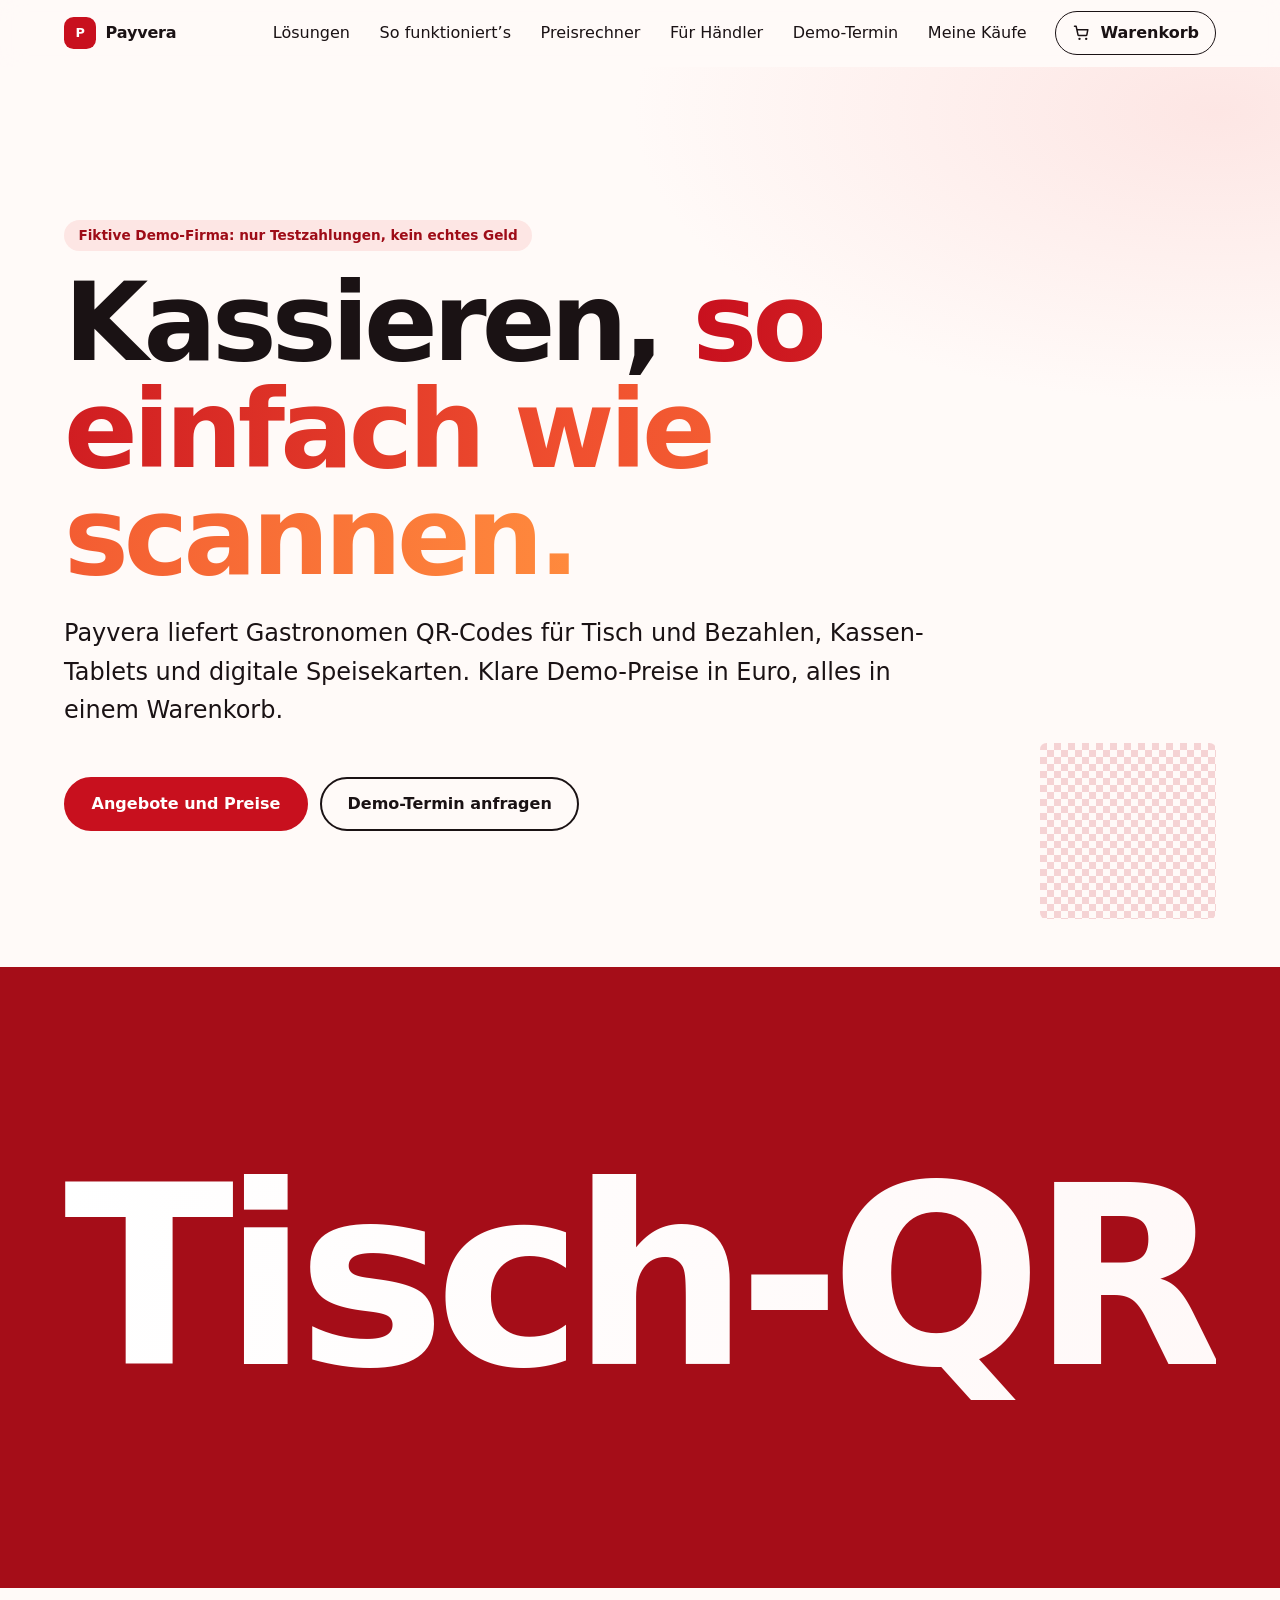
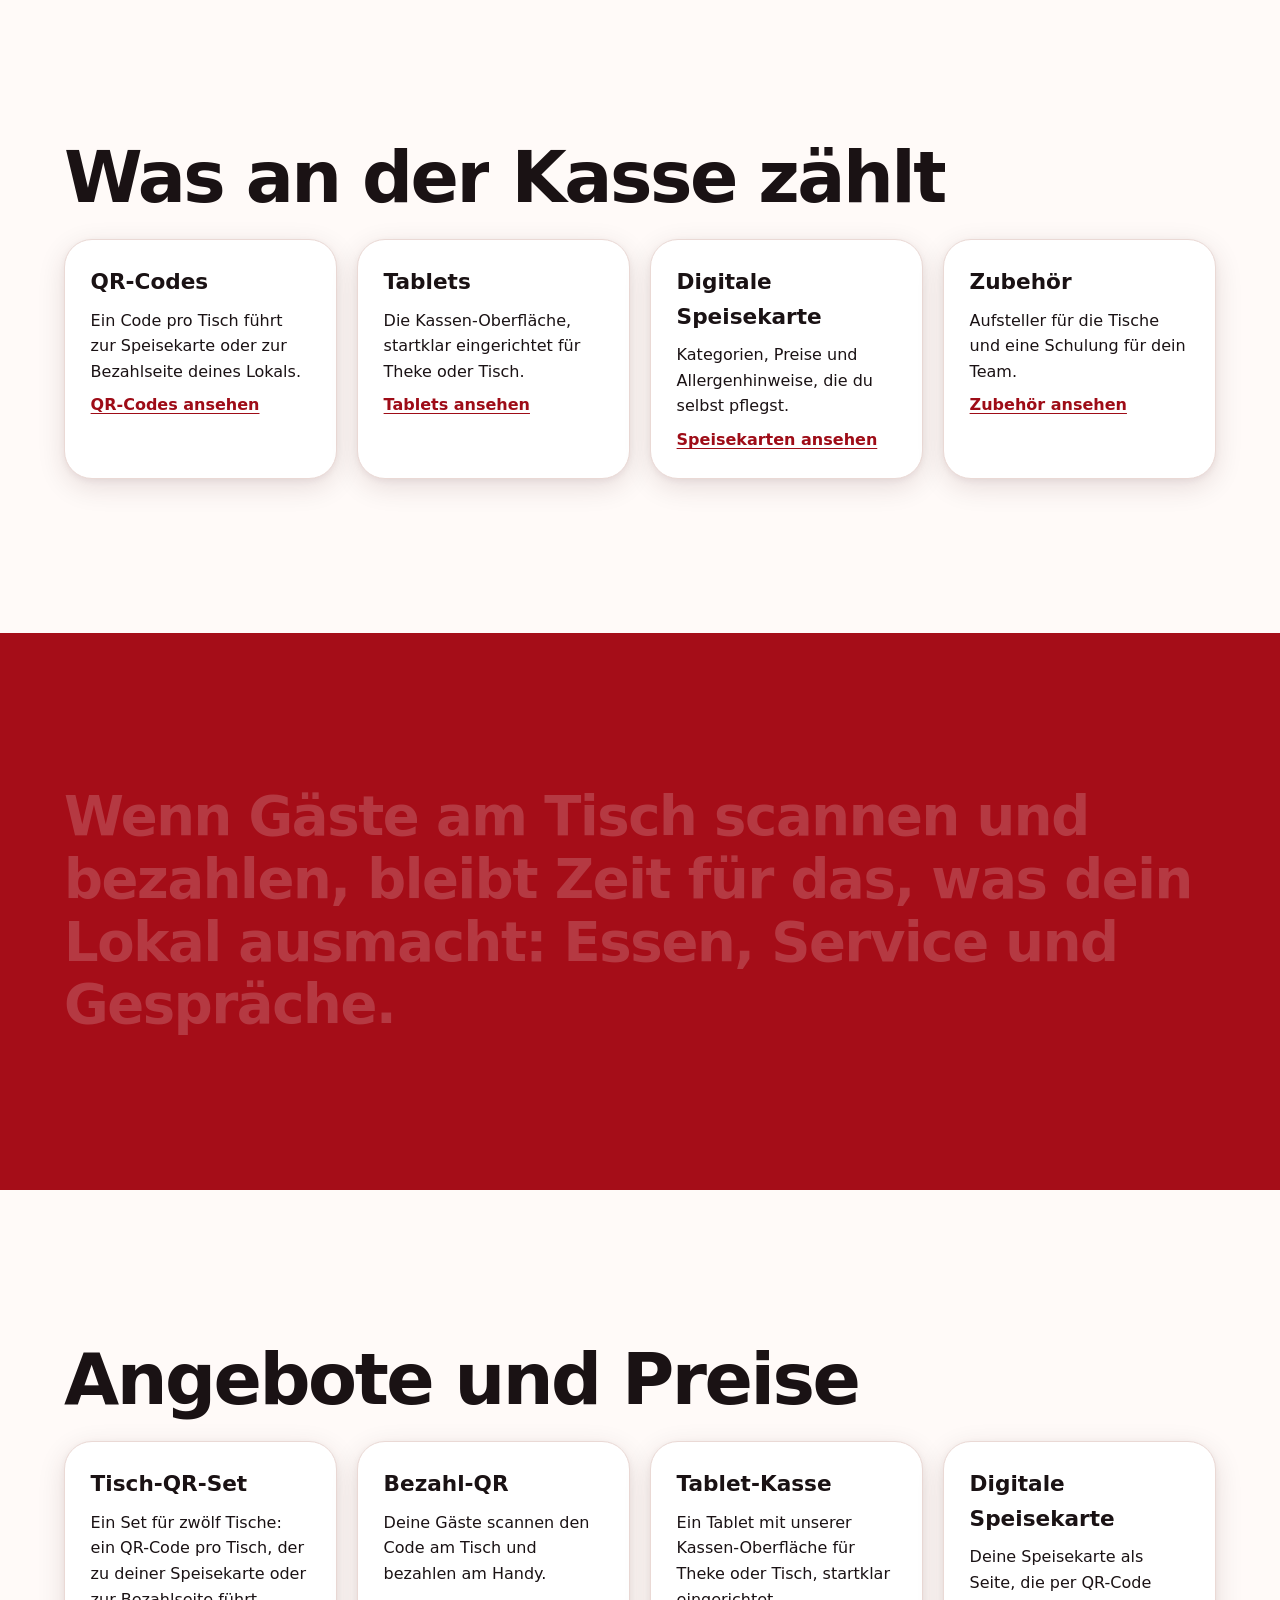
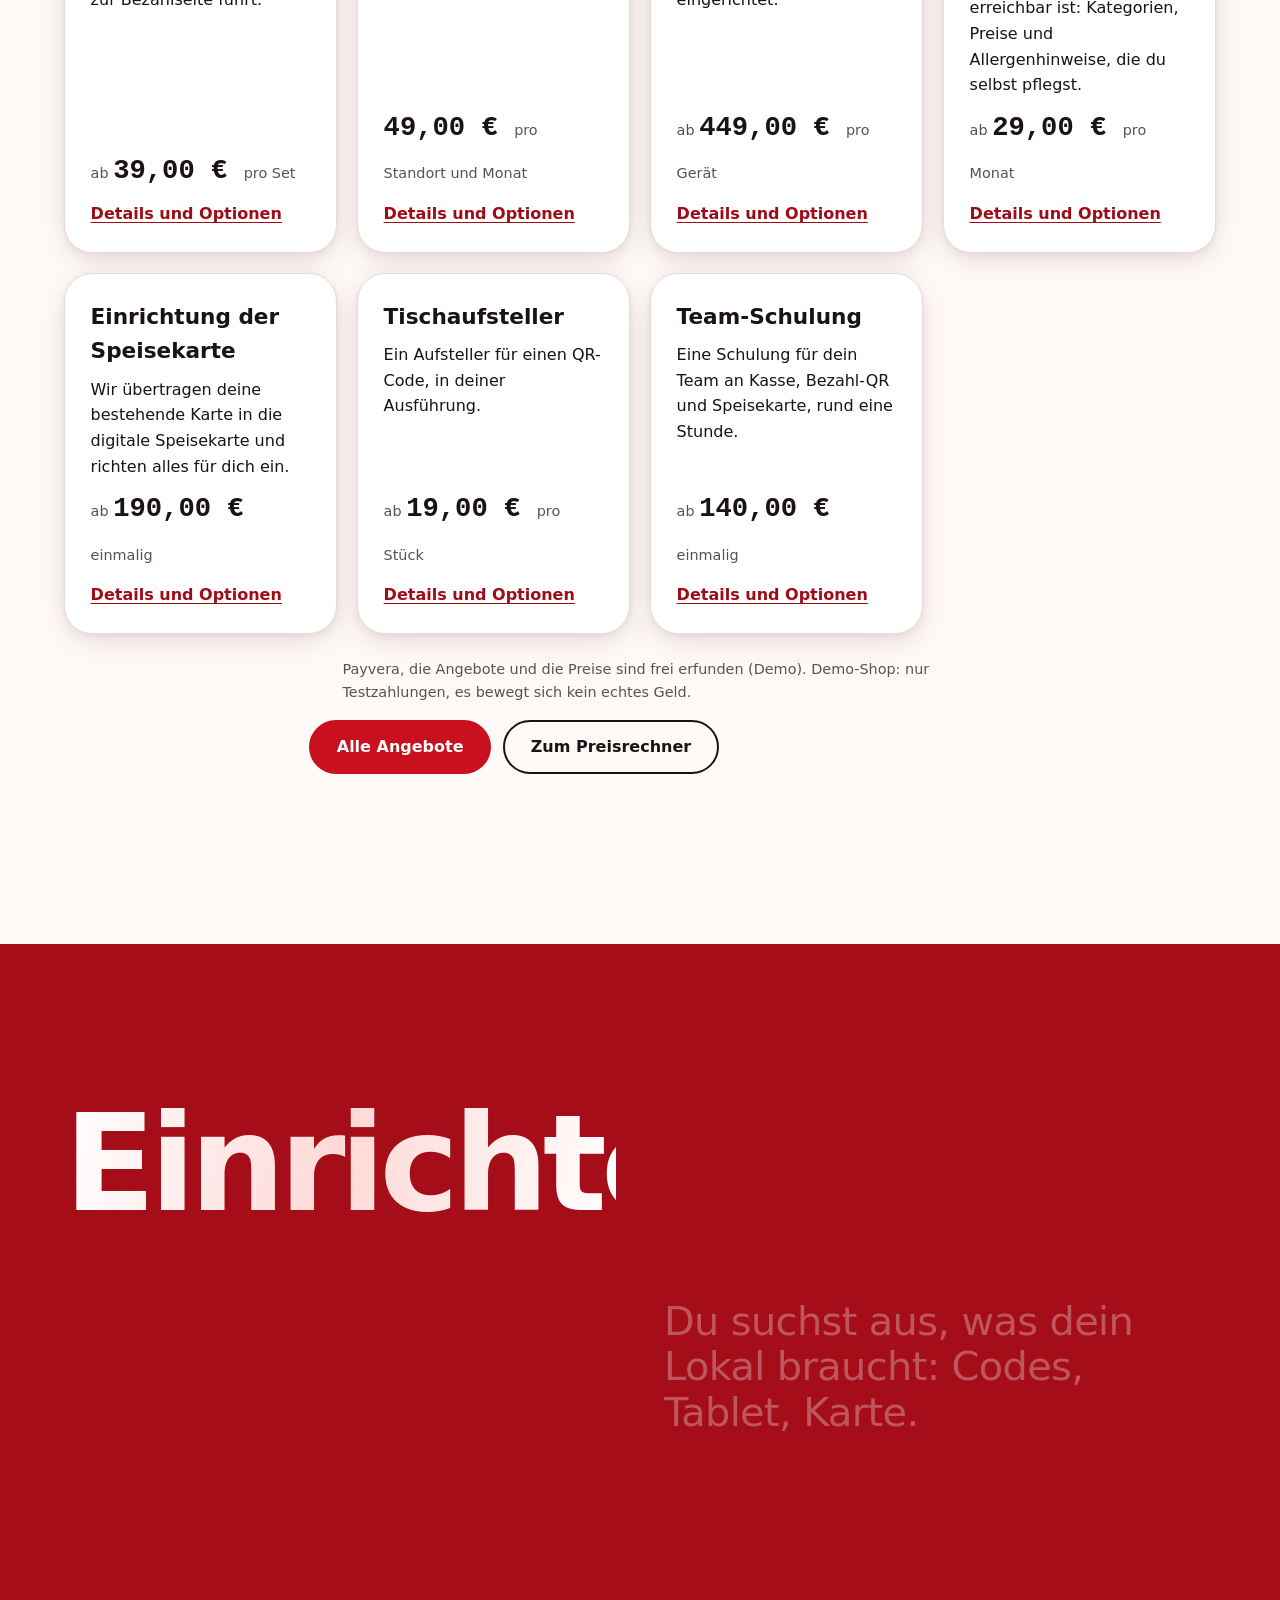
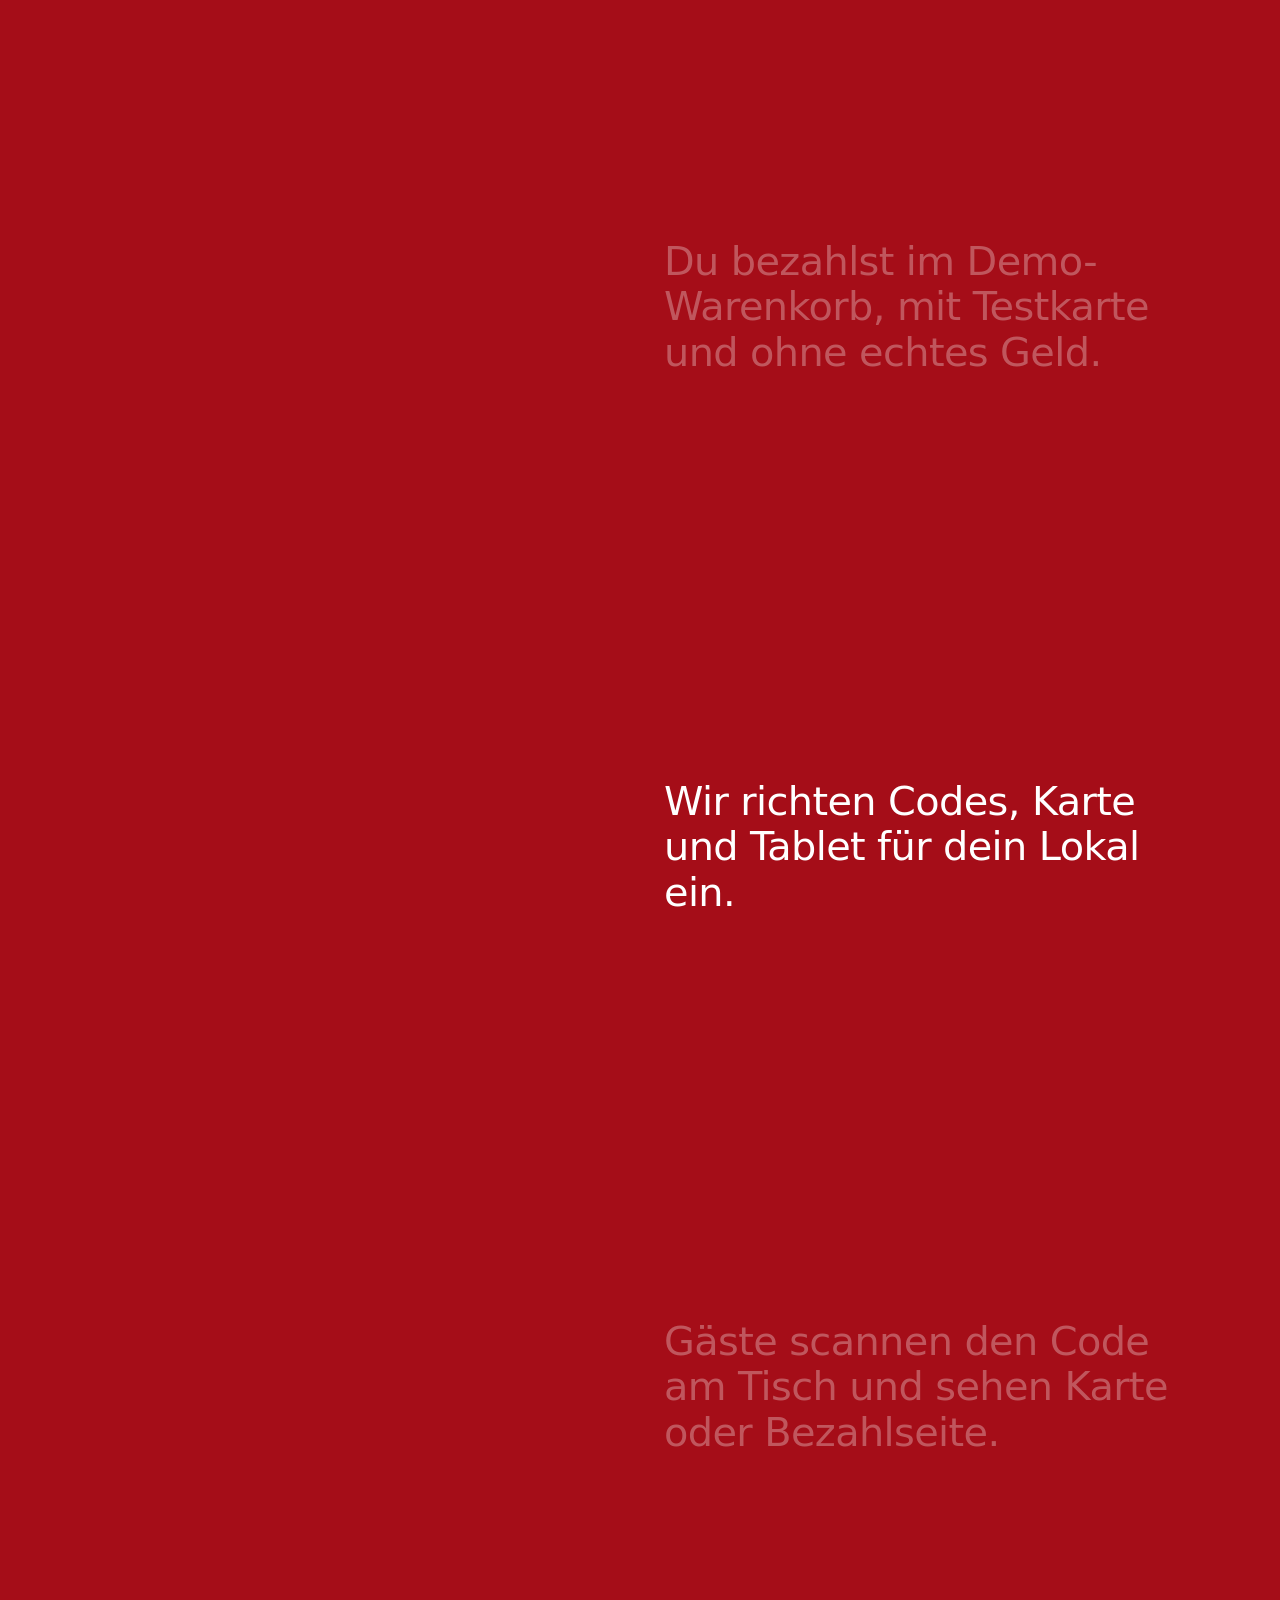
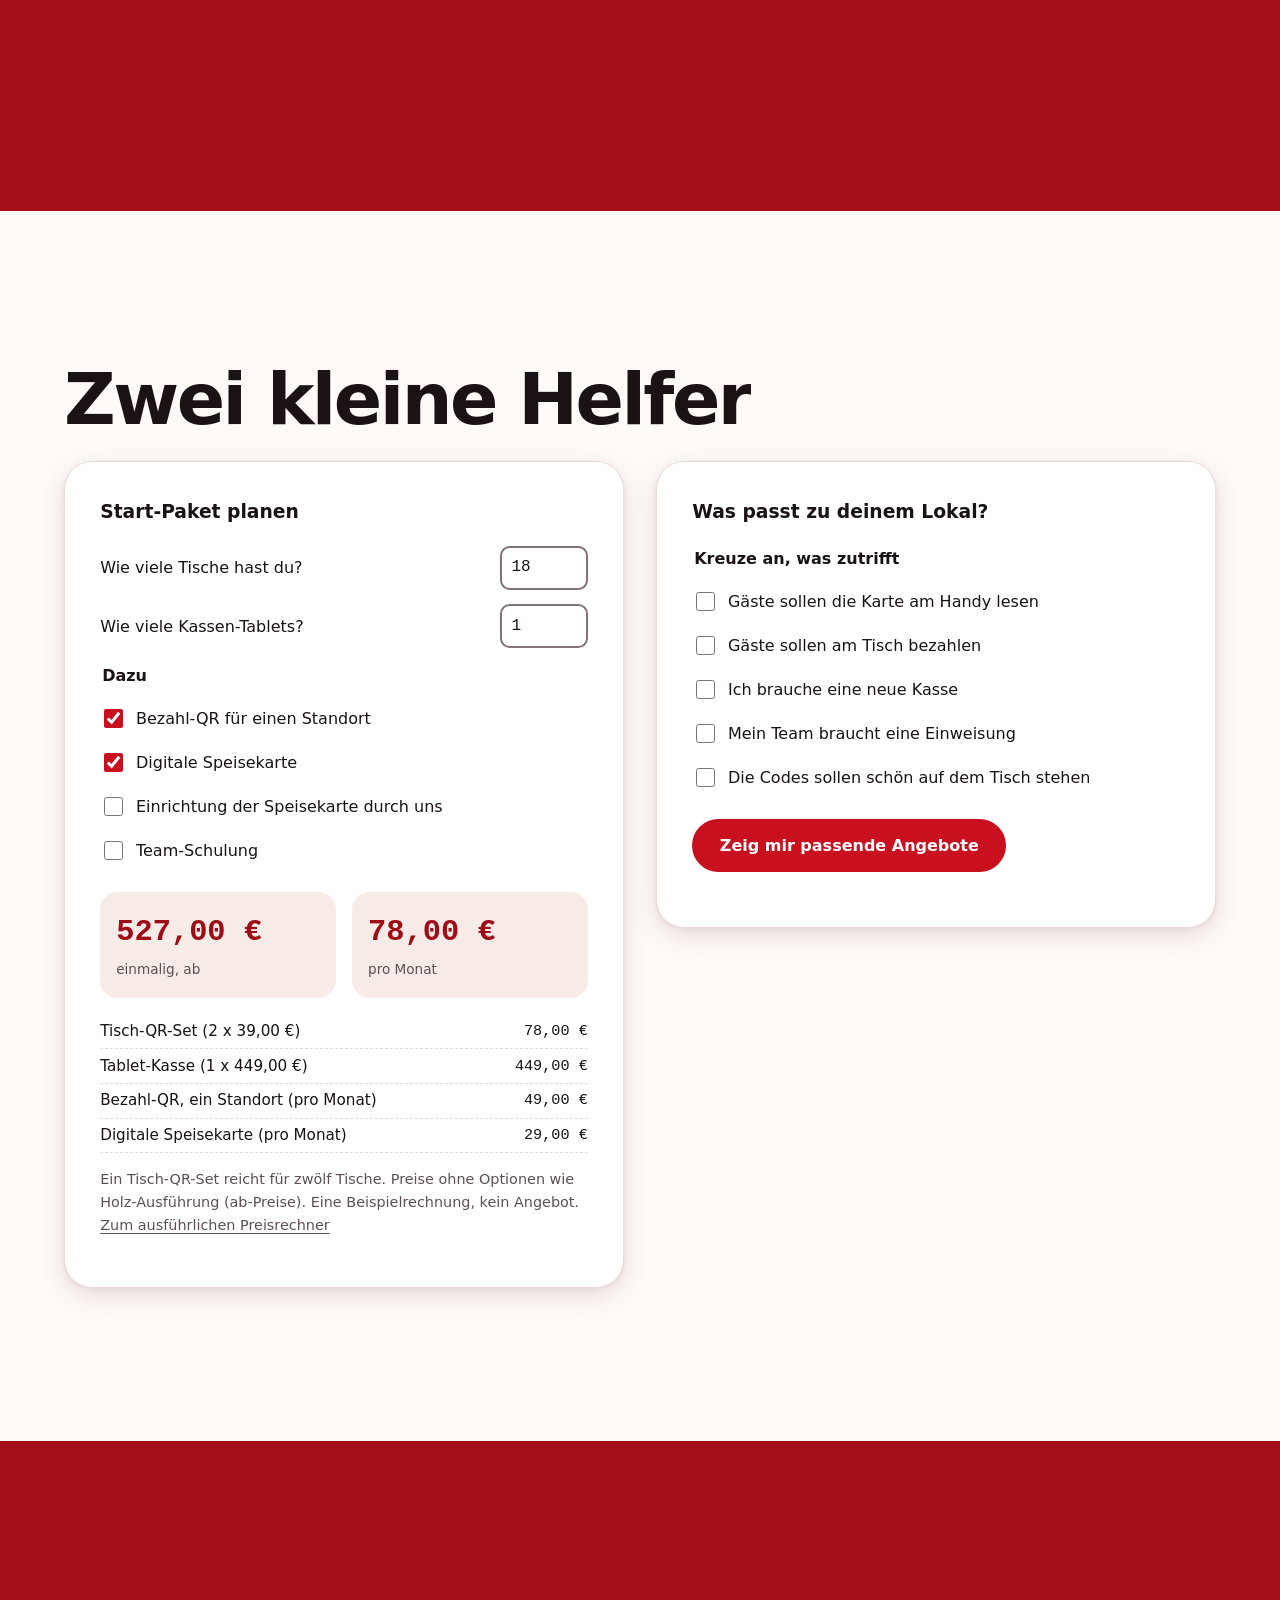
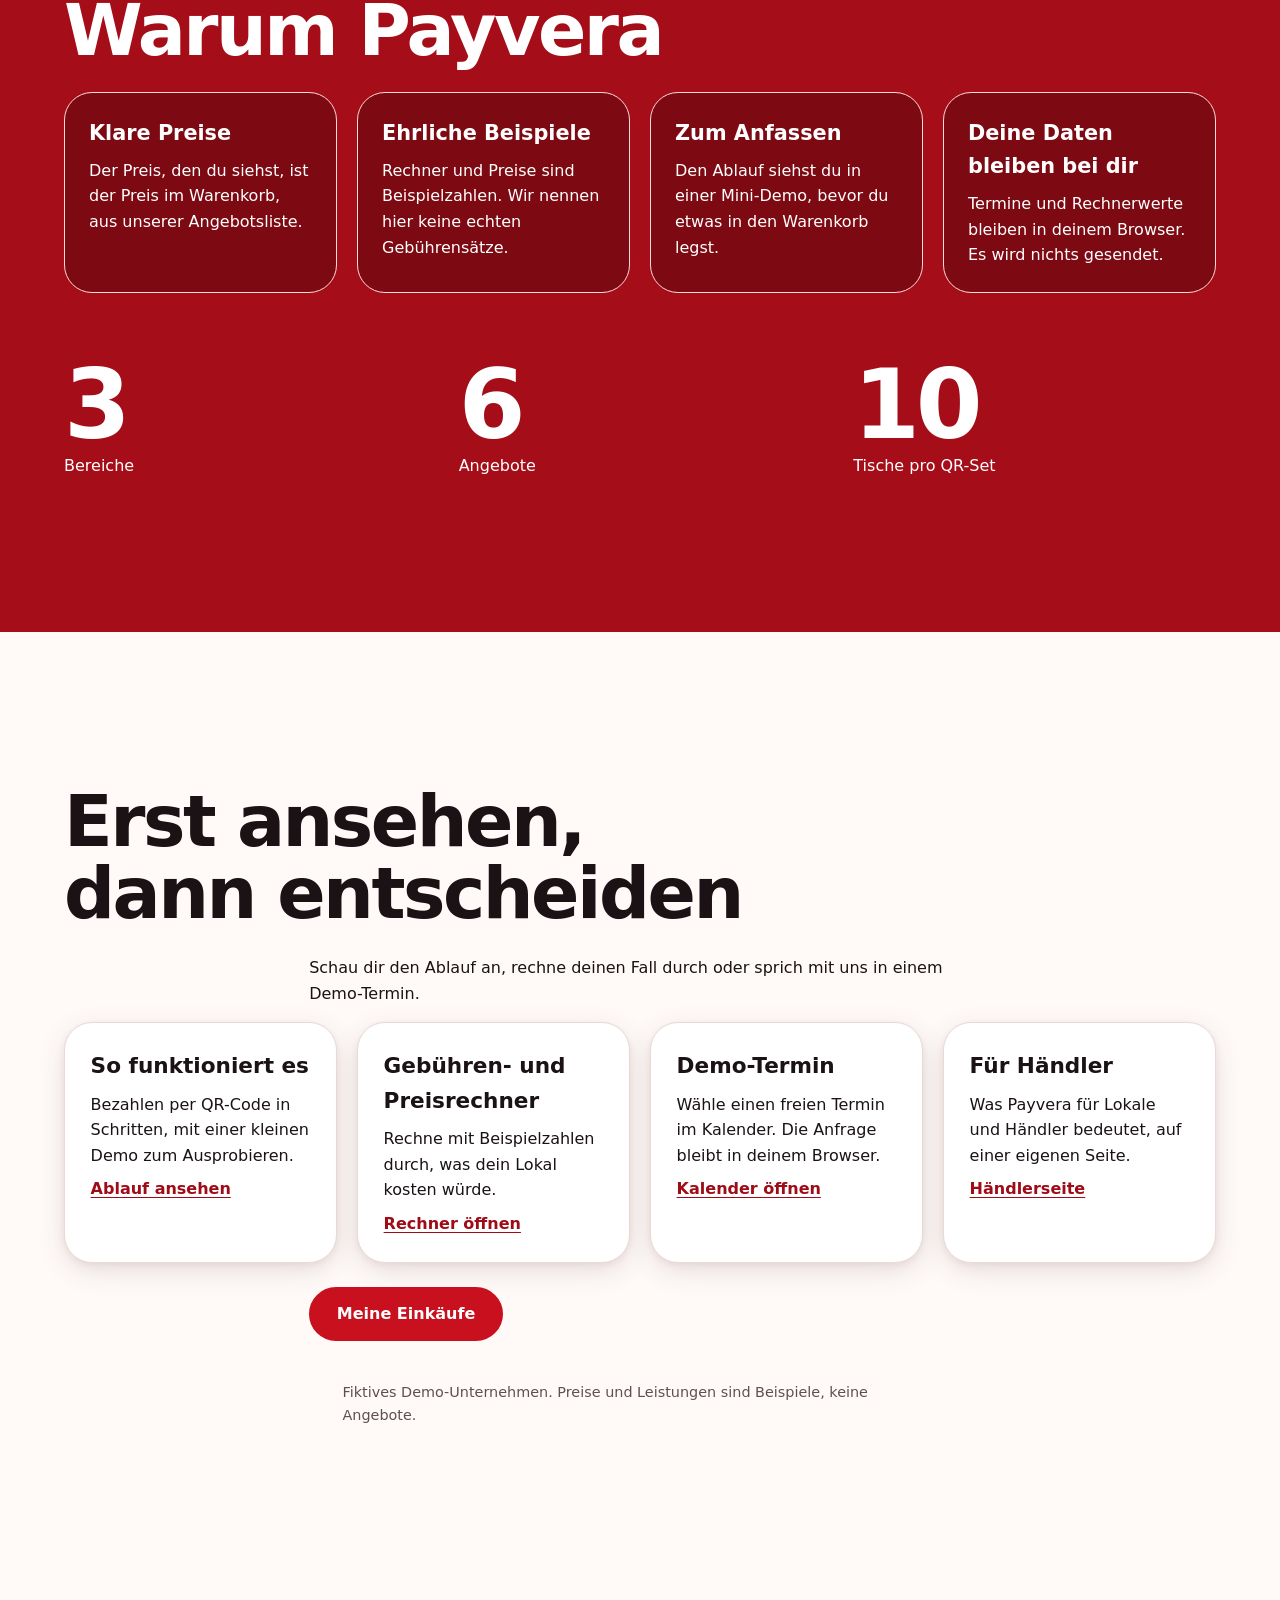
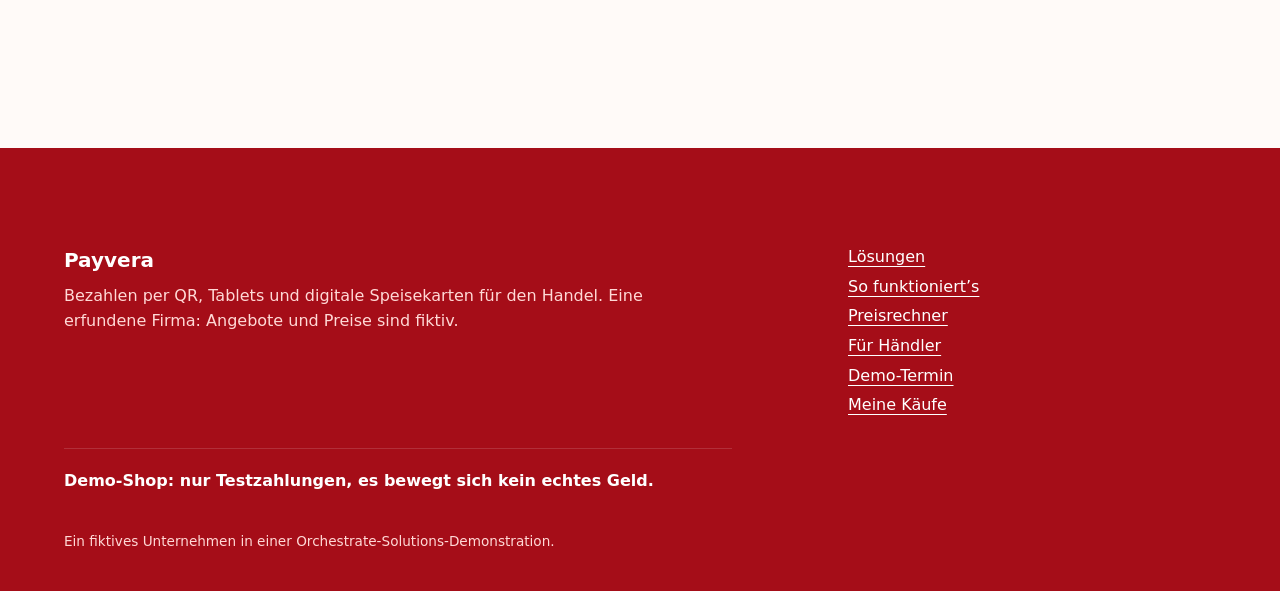
<file: index.html>
<!doctype html>
<html lang="de">
<head>
<meta charset="utf-8">
<meta name="viewport" content="width=device-width, initial-scale=1">
<title>Payvera: Kassen-Lösungen mit QR-Code, Tablet und digitaler Karte</title>
<meta name="description" content="QR-Codes für Tisch und Bezahlen, Tablets, digitale Speisekarten und mehr. Ein fiktives Demo-Unternehmen; nur Testzahlungen.">
<style>@view-transition { navigation: auto; }</style>
<link rel="stylesheet" href="css/tokens.css">
<link rel="stylesheet" href="css/layout.css">
<link rel="stylesheet" href="css/site.css">
<link rel="stylesheet" href="css/shop/core.css">
<link rel="stylesheet" href="css/shop/cart.css">
<style>
.h-hero{min-height:100svh;display:flex;flex-direction:column;justify-content:center;padding:6rem var(--gutter) 4rem;background:radial-gradient(52rem 26rem at 95% 5%,var(--accent-soft),transparent 70%),var(--bg);position:relative;overflow:hidden}
.h-hero h1{font-family:var(--font-display);font-weight:var(--fw-display);font-size:min(var(--fs-h1),11.2vw);overflow-wrap:break-word;line-height:var(--lh-tight);letter-spacing:var(--track-display);margin:0 0 1.5rem;max-width:15ch}
.h-hero .lead{font-size:var(--fs-lg);max-width:58ch;margin:0 0 2rem}
.h-hero .qr{position:absolute;right:max(1rem,5vw);bottom:3rem;width:clamp(5rem,14vw,11rem);opacity:.16}
.kin{background:linear-gradient(90deg,#c8101e,#f0502f,#ff8a3d,#f0502f,#c8101e);background-size:200% 100%;-webkit-background-clip:text;background-clip:text;color:transparent;animation:h-sweep 7s linear infinite}
@keyframes h-sweep{to{background-position:-200% 0}}
.h-tag{display:inline-block;align-self:flex-start;padding:.3rem .9rem;border-radius:var(--radius-pill);background:var(--accent-soft);color:var(--accent-strong);font-weight:700;font-size:.85rem;margin-bottom:1.2rem}
.h-btn{display:inline-flex;align-items:center;min-height:48px;padding:.75rem 1.6rem;border-radius:var(--radius-pill);background:var(--accent);color:var(--on-accent);font:inherit;font-weight:700;text-decoration:none;border:2px solid var(--accent);cursor:pointer;transition:transform .3s var(--ease),box-shadow .3s var(--ease)}
.h-btn:hover{transform:translateY(-3px);box-shadow:var(--shadow)}
.h-btn.h-btn--ghost{background:transparent;color:inherit;border-color:currentColor;margin-left:.75rem}
.band--dark .h-btn{background:#fff;color:var(--dark);border-color:#fff}
.band--dark .h-btn.h-btn--ghost{background:transparent;color:#fff;border-color:#fff}
.h-big{font-family:var(--font-display);font-weight:var(--fw-display);font-size:var(--fs-h2);line-height:var(--lh-tight);letter-spacing:var(--track-h2);margin:0 0 1.5rem;max-width:20ch}
.h-marq{overflow:hidden;white-space:nowrap}.h-marq span{display:inline-block;font-family:var(--font-display);font-size:var(--fs-giant);font-weight:850;letter-spacing:var(--track-display);padding-right:2rem;background:var(--gradient-text-dark);-webkit-background-clip:text;background-clip:text;color:transparent}
.h-state{font-family:var(--font-display);font-size:clamp(1.8rem,4.4vw,3.4rem);line-height:var(--lh-snug);max-width:28ch;margin:0}
.h-note{font-size:.9rem;color:var(--text-muted);max-width:65ch}
.band--dark .h-note{color:var(--on-dark-muted)}
.h-cards{display:grid;grid-template-columns:repeat(auto-fit,minmax(min(100%,17rem),1fr));gap:1.25rem;margin:0;padding:0;list-style:none}
.h-card{display:flex;flex-direction:column;gap:.5rem;padding:1.6rem;border:var(--border);border-radius:var(--radius-lg);background:var(--surface);color:var(--text);box-shadow:var(--shadow);transition:transform .3s var(--ease)}
.h-card:hover{transform:translateY(-4px)}
.h-card h3{margin:0;font-family:var(--font-display);font-size:1.35rem}.h-card p{margin:0}
.h-price{font-family:var(--font-mono);font-size:1.7rem;font-weight:700;margin-top:auto;font-variant-numeric:tabular-nums}.h-price small{font-family:var(--font-sans);font-size:.9rem;font-weight:500;color:var(--text-muted)}
.h-card a.more{font-weight:700;color:var(--accent-strong)}
.h-steps{display:grid;grid-template-columns:minmax(0,1fr) minmax(0,1fr);gap:3rem;align-items:start}
.h-steps [data-step-word]{position:sticky;top:20vh;font-family:var(--font-display);font-size:min(var(--fs-giant),10.5vw);overflow-wrap:normal;font-weight:850;letter-spacing:var(--track-display);line-height:1;background:var(--gradient-text-dark);-webkit-background-clip:text;background-clip:text;color:transparent}
.h-steps .step{min-height:60vh;display:flex;align-items:center;font-family:var(--font-display);font-size:var(--fs-step);line-height:var(--lh-snug);max-width:22ch}
@media(max-width:64rem){.h-steps{grid-template-columns:minmax(0,1fr);gap:1.5rem}.h-steps [data-step-word]{font-size:min(var(--fs-giant),13vw);position:static}.h-steps .step{min-height:auto;padding-block:1.5rem}.h-btn.h-btn--ghost{margin:.75rem 0 0}}
.h-why{display:grid;grid-template-columns:repeat(auto-fit,minmax(min(100%,16rem),1fr));gap:1.25rem;margin:0;padding:0;list-style:none}
.h-why li{padding:1.5rem;border:1px solid var(--on-dark-muted);border-radius:var(--radius-lg);background:var(--dark-2);color:var(--on-dark)}
.h-why h3{margin:0 0 .5rem;font-family:var(--font-display);font-size:1.3rem}.h-why p{margin:0}
.h-nums{display:grid;grid-template-columns:repeat(auto-fit,minmax(11rem,1fr));gap:2rem}
.h-nums b{display:block;font-family:var(--font-display);font-size:clamp(3rem,8vw,6rem);letter-spacing:var(--track-display);line-height:1}
.h-tool{background:var(--surface);color:var(--text);border:var(--border);border-radius:var(--radius-lg);padding:clamp(1.25rem,3vw,2.2rem);box-shadow:var(--shadow)}
.h-tool h3{margin-top:0;font-family:var(--font-display)}
.h-tool fieldset{border:0;padding:0;margin:0 0 1.2rem}.h-tool legend{font-weight:700;margin-bottom:.5rem}
.h-tool label{display:flex;gap:.6rem;align-items:center;min-height:44px;cursor:pointer}
.h-tool input[type=checkbox]{width:1.2rem;height:1.2rem;accent-color:var(--accent)}
.h-tool .row{display:grid;grid-template-columns:minmax(0,1fr) auto;gap:.5rem 1rem;align-items:center;margin-bottom:.9rem}
.h-tool .row label{min-height:0}
.h-tool input[type=number]{width:5.5rem;min-height:44px;font:inherit;font-family:var(--font-mono);padding:.4rem .6rem;border:2px solid var(--field-line);border-radius:var(--radius-sm);background:var(--surface);color:var(--text)}
.h-out{margin-top:1.2rem;font-weight:600}.h-out ul{margin:.6rem 0 0;padding-left:1.2rem;font-weight:400}.h-out li{margin:.3rem 0}
.h-sum{display:grid;grid-template-columns:repeat(2,minmax(0,1fr));gap:1rem;margin:1rem 0}
.h-sum div{padding:1rem;border-radius:var(--radius);background:var(--surface-2)}
.h-sum b{display:block;font-family:var(--font-mono);font-size:clamp(1.3rem,3.4vw,1.9rem);font-variant-numeric:tabular-nums;color:var(--accent-strong)}
.h-sum span{font-size:.85rem;color:var(--text-muted)}
.h-two{display:grid;grid-template-columns:repeat(auto-fit,minmax(min(100%,22rem),1fr));gap:2rem;align-items:start}
.h-lines{margin:.6rem 0 0;padding:0;list-style:none;font-size:.95rem}.h-lines li{display:flex;justify-content:space-between;gap:1rem;padding:.3rem 0;border-bottom:1px dashed var(--line)}.h-lines span:last-child{font-family:var(--font-mono);font-variant-numeric:tabular-nums}
@media(prefers-reduced-motion:reduce){.kin{animation:none}}
</style>
<script src="js/shop/core.js" defer></script>
<script src="js/shop/cart.js" defer></script>
<script src="js/nav.js" defer></script>
<script src="js/motion.js" defer></script>
<script src="js/app.js" defer></script>
</head>
<body>
<main id="main">

<section class="h-hero" id="top">
  <span class="h-tag">Fiktive Demo-Firma: nur Testzahlungen, kein echtes Geld</span>
  <h1 data-words>Kassieren, <span class="kin">so einfach wie scannen.</span></h1>
  <p class="lead" data-reveal>Payvera liefert Gastronomen QR-Codes für Tisch und Bezahlen, Kassen-Tablets und digitale Speisekarten. Klare Demo-Preise in Euro, alles in einem Warenkorb.</p>
  <p data-reveal><a class="h-btn" href="pages/services.html">Angebote und Preise</a><a class="h-btn h-btn--ghost" href="pages/demo-termin.html">Demo-Termin anfragen</a></p>
  <div class="qr" aria-hidden="true"></div>
</section>

<section class="band band--dark" aria-label="Was wir anbieten">
  <div class="h-marq" data-marquee aria-hidden="true"><span>Tisch-QR · Bezahl-QR · Tablet-Kasse · Digitale Karte · Tisch-QR · Bezahl-QR · Tablet-Kasse · Digitale Karte · </span></div>
</section>

<section class="band" id="hilfe" aria-labelledby="h-h">
  <h2 class="h-big" id="h-h" data-words>Was an der Kasse zählt</h2>
  <ul class="h-cards">
    <li class="h-card" data-reveal><h3>QR-Codes</h3><p>Ein Code pro Tisch führt zur Speisekarte oder zur Bezahlseite deines Lokals.</p><a class="more" href="pages/services.html#qr">QR-Codes ansehen</a></li>
    <li class="h-card" data-reveal><h3>Tablets</h3><p>Die Kassen-Oberfläche, startklar eingerichtet für Theke oder Tisch.</p><a class="more" href="pages/services.html#tablets">Tablets ansehen</a></li>
    <li class="h-card" data-reveal><h3>Digitale Speisekarte</h3><p>Kategorien, Preise und Allergenhinweise, die du selbst pflegst.</p><a class="more" href="pages/services.html#menus">Speisekarten ansehen</a></li>
    <li class="h-card" data-reveal><h3>Zubehör</h3><p>Aufsteller für die Tische und eine Schulung für dein Team.</p><a class="more" href="pages/services.html#zubehoer">Zubehör ansehen</a></li>
  </ul>
</section>

<section class="band band--dark">
  <p class="h-state" data-fill>Wenn Gäste am Tisch scannen und bezahlen, bleibt Zeit für das, was dein Lokal ausmacht: Essen, Service und Gespräche.</p>
</section>

<section class="band" id="angebote" aria-labelledby="a-h">
  <h2 class="h-big" id="a-h" data-words>Angebote und Preise</h2>
  <ul class="h-cards" id="service-cards" aria-live="polite">
    <li class="h-card"><h3>Unsere Angebote</h3><p>Alle Angebote, Optionen und Preise findest du auf der Angebotsseite.</p><a class="more" href="pages/services.html">Angebote öffnen</a></li>
  </ul>
  <p class="h-note" style="margin-top:1.5rem" data-reveal>Payvera, die Angebote und die Preise sind frei erfunden (Demo). Demo-Shop: nur Testzahlungen, es bewegt sich kein echtes Geld.</p>
  <p data-reveal><a class="h-btn" href="pages/services.html">Alle Angebote</a><a class="h-btn h-btn--ghost" href="pages/rechner.html">Zum Preisrechner</a></p>
</section>

<section class="band band--dark" id="so">
  <div class="h-steps" data-sticky-steps>
    <div data-step-word aria-hidden="true">Wählen</div>
    <div>
      <div class="step" data-step="Wählen">Du suchst aus, was dein Lokal braucht: Codes, Tablet, Karte.</div>
      <div class="step" data-step="Bezahlen">Du bezahlst im Demo-Warenkorb, mit Testkarte und ohne echtes Geld.</div>
      <div class="step" data-step="Einrichten">Wir richten Codes, Karte und Tablet für dein Lokal ein.</div>
      <div class="step" data-step="Scannen">Gäste scannen den Code am Tisch und sehen Karte oder Bezahlseite.</div>
    </div>
  </div>
</section>

<section class="band" id="helfer" aria-labelledby="t-h">
  <h2 class="h-big" id="t-h" data-words>Zwei kleine Helfer</h2>
  <div class="h-two">
    <form class="h-tool" id="plan" novalidate data-reveal aria-labelledby="pl-h">
      <h3 id="pl-h">Start-Paket planen</h3>
      <div class="row"><label for="pl-t">Wie viele Tische hast du?</label><input id="pl-t" type="number" min="1" max="240" value="18" inputmode="numeric"></div>
      <div class="row"><label for="pl-k">Wie viele Kassen-Tablets?</label><input id="pl-k" type="number" min="0" max="20" value="1" inputmode="numeric"></div>
      <fieldset><legend>Dazu</legend>
        <label><input type="checkbox" id="pl-b" checked> Bezahl-QR für einen Standort</label>
        <label><input type="checkbox" id="pl-m" checked> Digitale Speisekarte</label>
        <label><input type="checkbox" id="pl-e"> Einrichtung der Speisekarte durch uns</label>
        <label><input type="checkbox" id="pl-s"> Team-Schulung</label>
      </fieldset>
      <div class="h-sum" role="status" aria-live="polite">
        <div><b id="pl-once">0,00 €</b><span>einmalig, ab</span></div>
        <div><b id="pl-month">0,00 €</b><span>pro Monat</span></div>
      </div>
      <ul class="h-lines" id="pl-lines"></ul>
      <p class="h-note">Ein Tisch-QR-Set reicht für zwölf Tische. Preise ohne Optionen wie Holz-Ausführung (ab-Preise). Eine Beispielrechnung, kein Angebot. <a href="pages/rechner.html">Zum ausführlichen Preisrechner</a></p>
    </form>
    <form class="h-tool" id="pick" novalidate data-reveal aria-labelledby="p-h">
      <h3 id="p-h">Was passt zu deinem Lokal?</h3>
      <fieldset><legend>Kreuze an, was zutrifft</legend>
        <label><input type="checkbox" name="n" value="menu"> Gäste sollen die Karte am Handy lesen</label>
        <label><input type="checkbox" name="n" value="pay"> Gäste sollen am Tisch bezahlen</label>
        <label><input type="checkbox" name="n" value="till"> Ich brauche eine neue Kasse</label>
        <label><input type="checkbox" name="n" value="team"> Mein Team braucht eine Einweisung</label>
        <label><input type="checkbox" name="n" value="stand"> Die Codes sollen schön auf dem Tisch stehen</label>
      </fieldset>
      <button class="h-btn" type="submit">Zeig mir passende Angebote</button>
      <div class="h-out" id="pick-out" role="status" aria-live="polite"></div>
    </form>
  </div>
</section>

<section class="band band--dark" id="vertrauen" aria-labelledby="v-h">
  <h2 class="h-big" id="v-h" data-words>Warum Payvera</h2>
  <ul class="h-why">
    <li data-reveal><h3>Klare Preise</h3><p>Der Preis, den du siehst, ist der Preis im Warenkorb, aus unserer Angebotsliste.</p></li>
    <li data-reveal><h3>Ehrliche Beispiele</h3><p>Rechner und Preise sind Beispielzahlen. Wir nennen hier keine echten Gebührensätze.</p></li>
    <li data-reveal><h3>Zum Anfassen</h3><p>Den Ablauf siehst du in einer Mini-Demo, bevor du etwas in den Warenkorb legst.</p></li>
    <li data-reveal><h3>Deine Daten bleiben bei dir</h3><p>Termine und Rechnerwerte bleiben in deinem Browser. Es wird nichts gesendet.</p></li>
  </ul>
  <div class="h-nums" style="margin-top:4rem">
    <div data-reveal><b data-count="4">4</b>Bereiche</div>
    <div data-reveal><b data-count="7">7</b>Angebote</div>
    <div data-reveal><b data-count="12">12</b>Tische pro QR-Set</div>
  </div>
</section>

<section class="band" id="mehr" aria-labelledby="g-h">
  <h2 class="h-big" id="g-h" data-words>Erst ansehen, dann entscheiden</h2>
  <p class="prose" data-reveal>Schau dir den Ablauf an, rechne deinen Fall durch oder sprich mit uns in einem Demo-Termin.</p>
  <ul class="h-cards">
    <li class="h-card" data-reveal><h3>So funktioniert es</h3><p>Bezahlen per QR-Code in Schritten, mit einer kleinen Demo zum Ausprobieren.</p><a class="more" href="pages/so-funktioniert.html">Ablauf ansehen</a></li>
    <li class="h-card" data-reveal><h3>Gebühren- und Preisrechner</h3><p>Rechne mit Beispielzahlen durch, was dein Lokal kosten würde.</p><a class="more" href="pages/rechner.html">Rechner öffnen</a></li>
    <li class="h-card" data-reveal><h3>Demo-Termin</h3><p>Wähle einen freien Termin im Kalender. Die Anfrage bleibt in deinem Browser.</p><a class="more" href="pages/demo-termin.html">Kalender öffnen</a></li>
    <li class="h-card" data-reveal><h3>Für Händler</h3><p>Was Payvera für Lokale und Händler bedeutet, auf einer eigenen Seite.</p><a class="more" href="pages/haendler.html">Händlerseite</a></li>
  </ul>
  <p style="margin-top:1.5rem" data-reveal><a class="h-btn" href="pages/account.html">Meine Einkäufe</a></p>
  <p class="h-note" style="margin-top:2.5rem" data-reveal>Fiktives Demo-Unternehmen. Preise und Leistungen sind Beispiele, keine Angebote.</p>
</section>

</main>
</body>
</html>
</file>
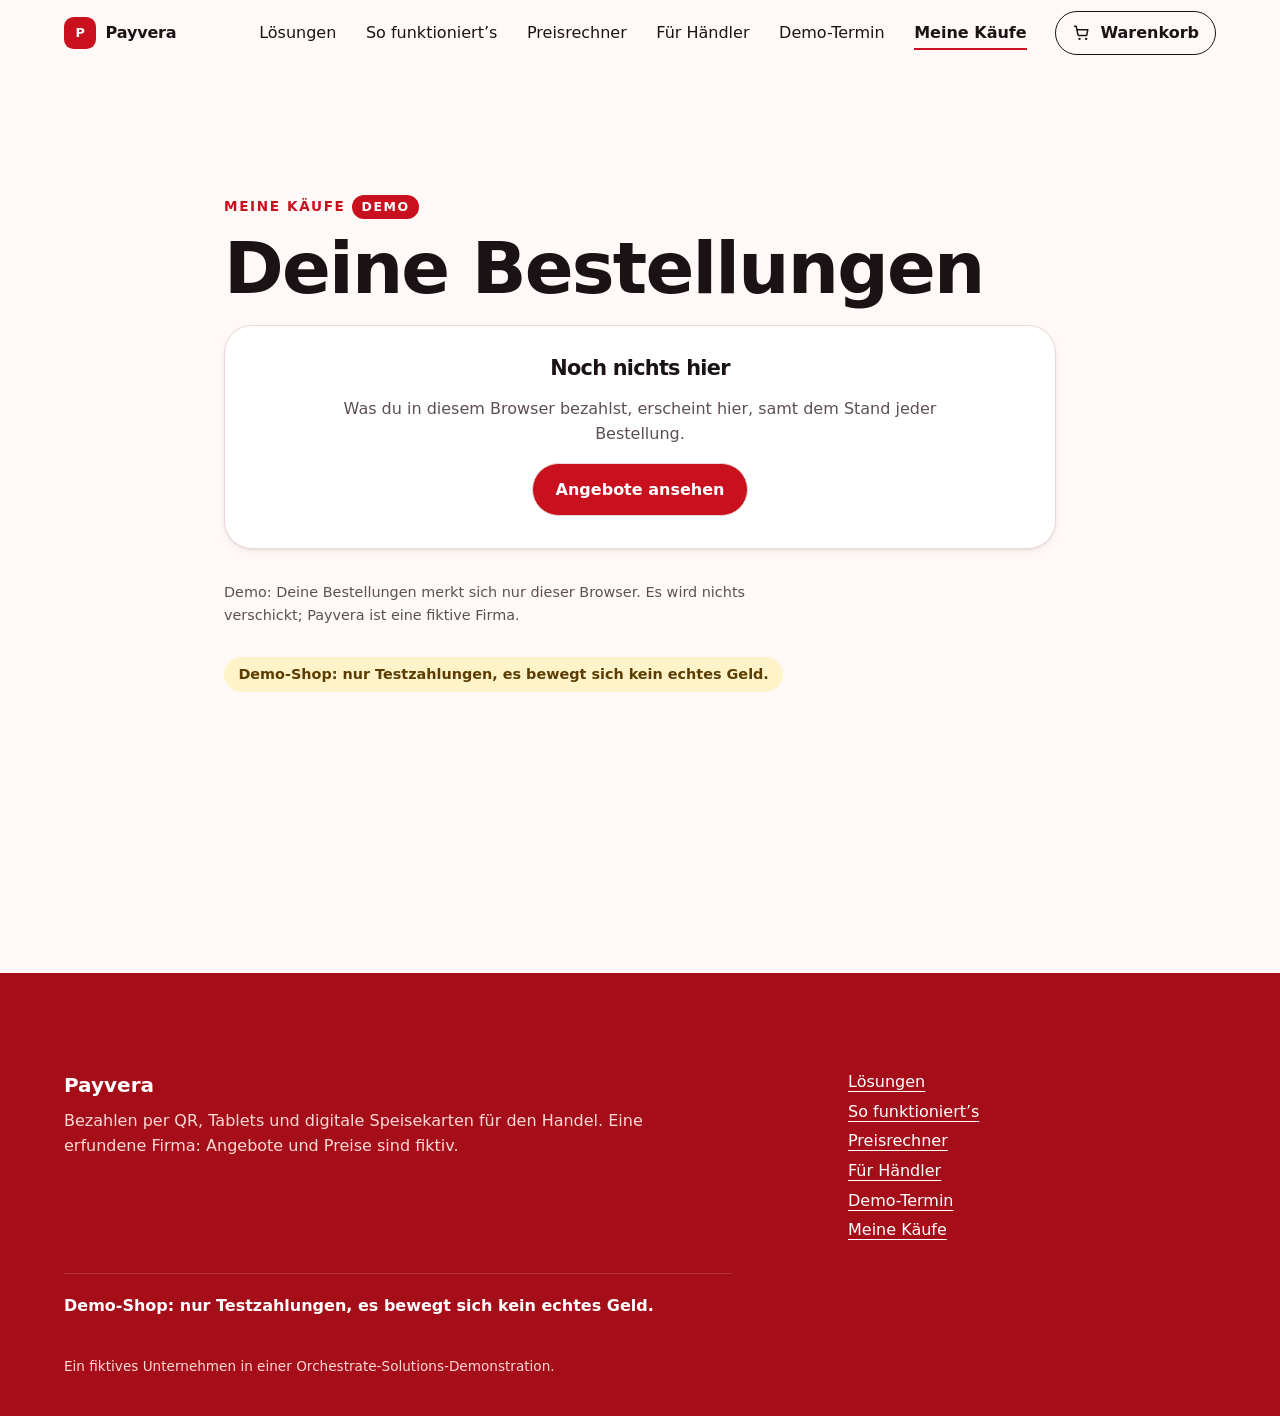
<file: pages/account.html>
<!doctype html>
<html lang="de">
<head>
<meta charset="utf-8">
<meta name="viewport" content="width=device-width, initial-scale=1">
<title>Meine Käufe</title>
<meta name="description" content="Alle bezahlten Bestellungen und ihr Stand. Demo: nur Testzahlungen.">
<style>@view-transition { navigation: auto; }</style>
<link rel="stylesheet" href="../css/tokens.css">
<link rel="stylesheet" href="../css/layout.css">
<link rel="stylesheet" href="../css/site.css">
<link rel="stylesheet" href="../css/shop/core.css">
<link rel="stylesheet" href="../css/shop/order.css">
<link rel="stylesheet" href="../css/shop/account.css">
<script src="../js/nav.js" defer></script>
<script src="../js/motion.js" defer></script>
<script src="../js/app.js" defer></script>
<script src="../js/shop/core.js" defer></script>
<script src="../js/shop/cart.js" defer></script>
<script src="../js/shop/account.js" defer></script>
</head>
<body>
<main id="main">
  <section class="band ord">
    <div class="ord__wrap">
      <p class="ord__eyebrow" data-reveal>Meine Käufe <span class="ord__badge">Demo</span></p>
      <h1 class="ord__title" data-words>Deine Bestellungen</h1>
      <div id="account-root" aria-live="polite"><p class="ord__muted">Wir laden deine Käufe …</p></div>
      <p class="ord__muted ord__gate">Demo: Deine Bestellungen merkt sich nur dieser Browser. Es wird nichts verschickt; Payvera ist eine fiktive Firma.</p>
      <p class="ord__test">Demo-Shop: nur Testzahlungen, es bewegt sich kein echtes Geld.</p>
    </div>
  </section>
</main>
</body>
</html>
</file>
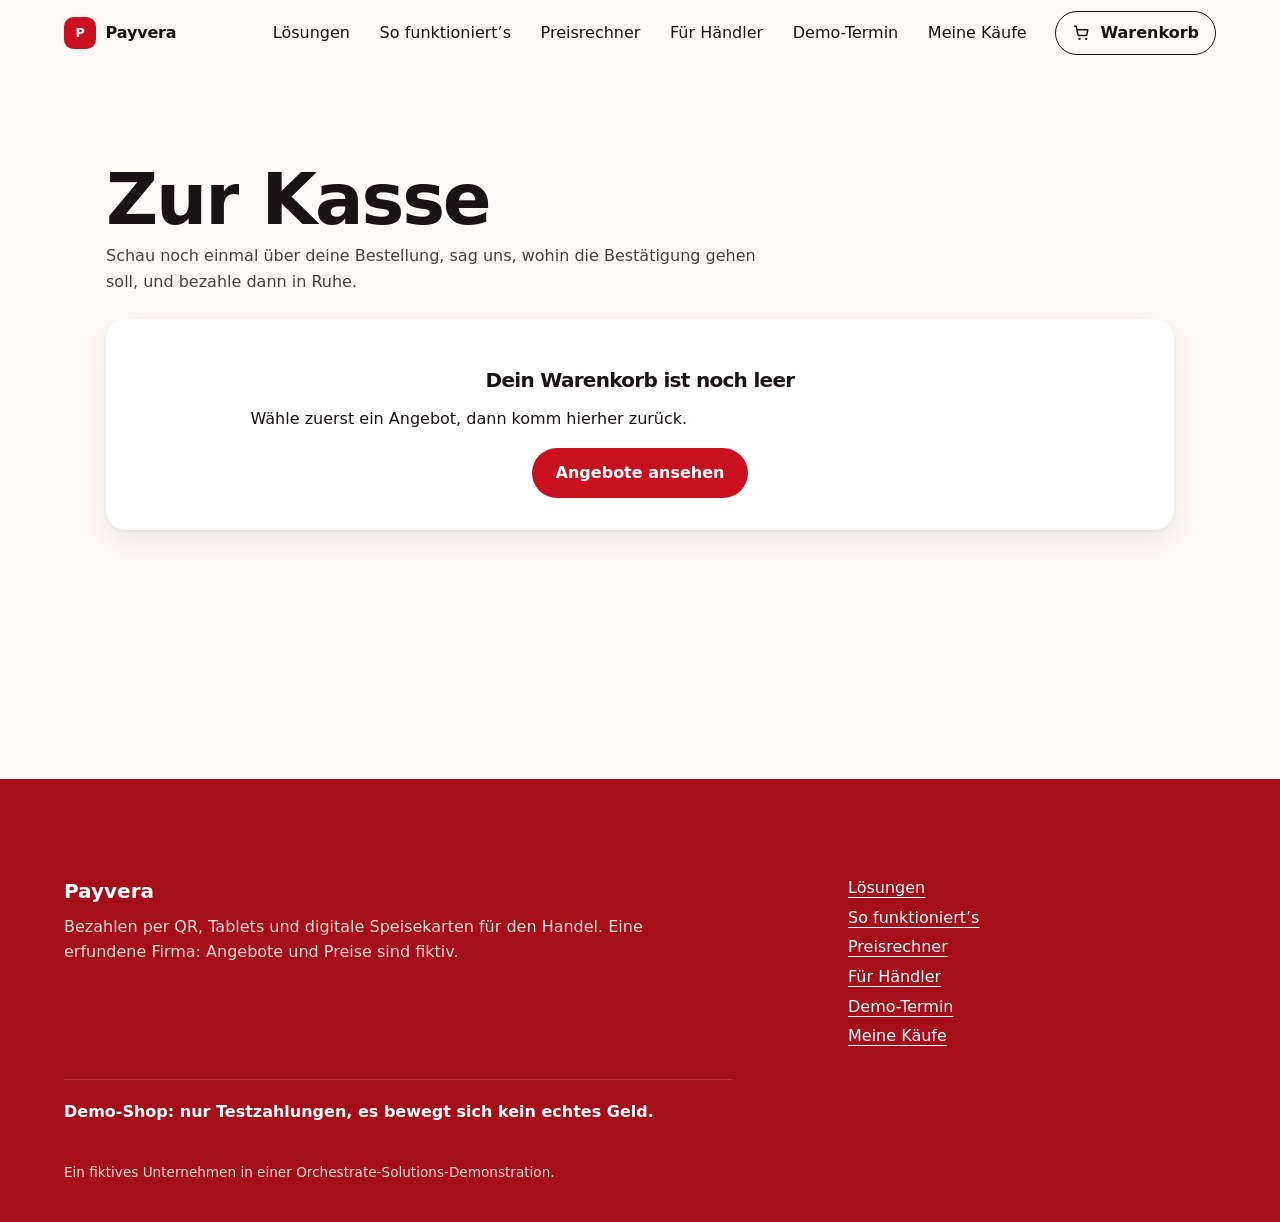
<file: pages/checkout.html>
<!doctype html>
<html lang="de">
<head>
<meta charset="utf-8">
<meta name="viewport" content="width=device-width, initial-scale=1">
<title>Zur Kasse</title>
<meta name="description" content="Prüfe deine Bestellung und bezahle. Demo-Shop: nur Testzahlungen.">
<link rel="stylesheet" href="../css/tokens.css">
<link rel="stylesheet" href="../css/layout.css">
<link rel="stylesheet" href="../css/site.css">
<link rel="stylesheet" href="../css/shop/core.css">
<link rel="stylesheet" href="../css/shop/checkout.css">
<script src="../js/nav.js" defer></script>
<script src="../js/motion.js" defer></script>
<script src="../js/app.js" defer></script>
<script src="../js/shop/core.js" defer></script>
<script src="../js/shop/cart.js" defer></script>
<script src="../js/shop/checkout.js" defer></script>
<style>@view-transition { navigation: auto; }</style>
</head>
<body>
<main id="main">
  <section class="band checkout">
    <div class="checkout__wrap">
      <h1 data-words>Zur Kasse</h1>
      <p class="checkout__lead">Schau noch einmal über deine Bestellung, sag uns, wohin die Bestätigung gehen soll, und bezahle dann in Ruhe.</p>
      <div id="co-banner" role="status" aria-live="polite"></div>
      <div id="co-empty" class="shop-card checkout__empty" hidden>
        <h2>Dein Warenkorb ist noch leer</h2>
        <p>Wähle zuerst ein Angebot, dann komm hierher zurück.</p>
        <a class="btn" href="services.html">Angebote ansehen</a>
      </div>
      <div class="checkout__grid" id="co-grid">
        <form id="co-form" class="shop-card" novalidate>
          <h2>Deine Angaben</h2>
          <div class="shop-field">
            <label for="co-name">Vor- und Nachname</label>
            <input id="co-name" name="name" autocomplete="name" required maxlength="80">
            <span class="shop-error" id="co-name-err" role="alert"></span>
          </div>
          <div class="shop-field">
            <label for="co-email">E-Mail für die Bestätigung</label>
            <input id="co-email" name="email" type="email" autocomplete="email" required maxlength="120">
            <span class="shop-error" id="co-email-err" role="alert"></span>
          </div>
          <div class="shop-field">
            <label for="co-note">Wünsche oder Hinweise (optional)</label>
            <textarea id="co-note" name="note" rows="3" maxlength="300"></textarea>
          </div>

          <h2>Gutschein</h2>
          <div class="shop-field">
            <label for="co-coupon">Gutschein</label>
            <select id="co-coupon"><option value="best">Bester Gutschein (automatisch)</option><option value="">Kein Gutschein</option></select>
            <span class="checkout__hint" id="co-coupon-hint"></span>
          </div>

          <div id="co-giftblock" hidden>
          <h2>Geschenkkarte</h2>
          <div class="shop-field">
            <label for="co-gift">Code der Geschenkkarte</label>
            <div class="checkout__row">
              <input id="co-gift" autocomplete="off" placeholder="Code eingeben" maxlength="40">
              <button type="button" class="btn btn--ghost" id="co-gift-apply">Einlösen</button>
            </div>
            <div id="co-wallet" class="checkout__chips"></div>
            <span class="shop-error" id="co-gift-err" role="alert"></span>
          </div>
          </div>
        </form>

        <aside class="shop-card checkout__summary" aria-labelledby="co-sum-h">
          <h2 id="co-sum-h">Deine Bestellung</h2>
          <ul id="co-lines" class="checkout__lines"></ul>
          <dl class="checkout__totals" id="co-totals"></dl>
          <p class="shop-error" id="co-error" role="alert"></p>
          <button type="button" class="btn btn--ghost" id="co-retry" hidden>Nochmal versuchen</button>
          <button class="btn checkout__pay" id="co-pay" type="submit" form="co-form" disabled>Bezahlen</button>
          <p class="shop-testlabel">Demo-Shop: nur Testzahlungen, es bewegt sich kein echtes Geld.</p>
          <p class="checkout__hint">Testkarte 4242 4242 4242 4242, beliebiges Ablaufdatum in der Zukunft, beliebige 3 Ziffern.</p>
          <a href="services.html" class="checkout__back">Weiter stöbern</a>
        </aside>
      </div>
    </div>
  </section>
</main>
</body>
</html>
</file>
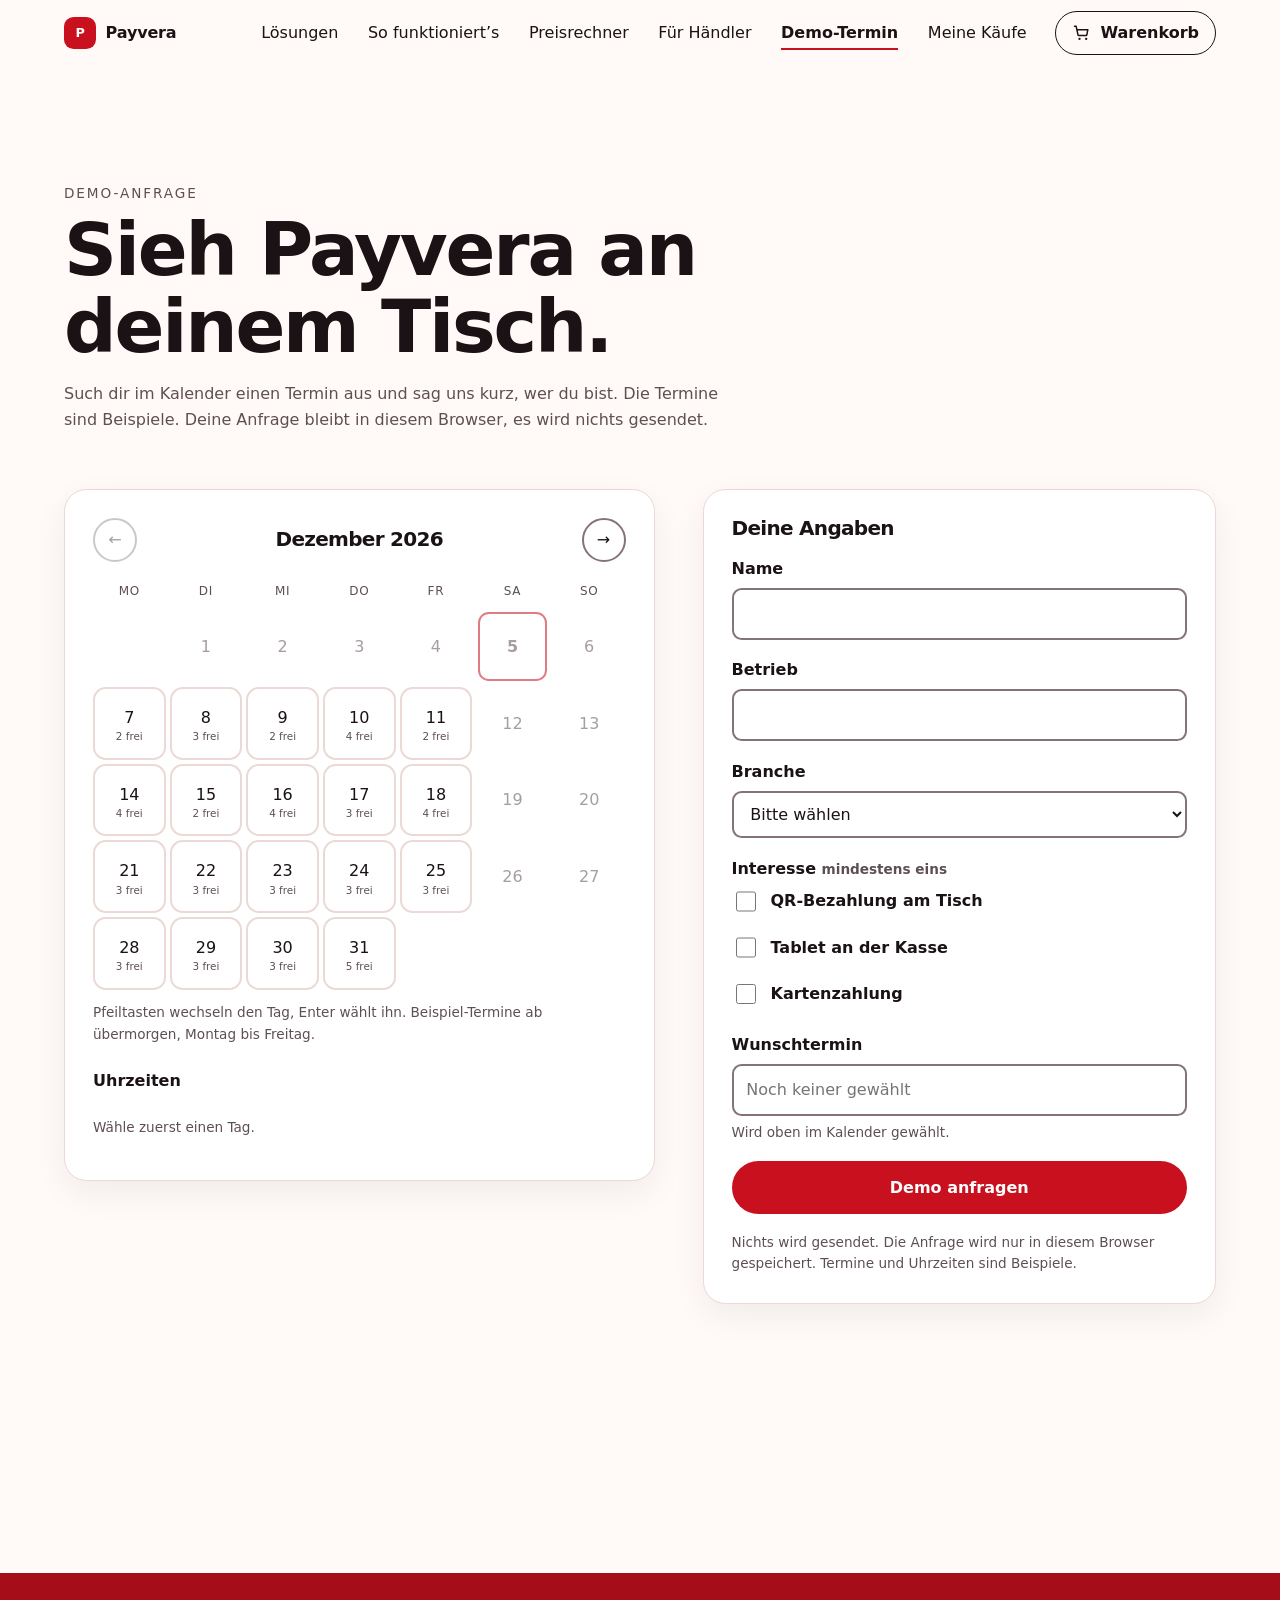
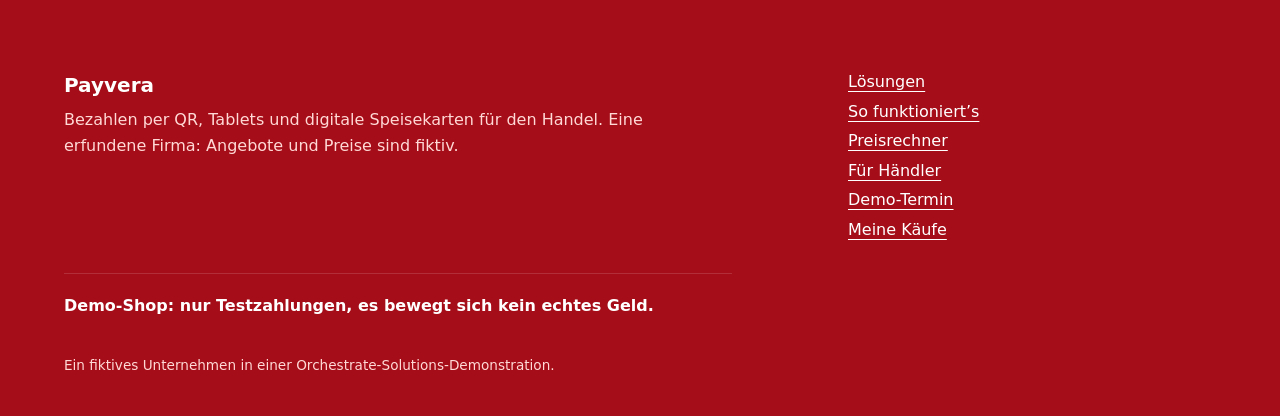
<file: pages/demo-termin.html>
<!doctype html>
<html lang="de">
<head>
<meta charset="utf-8">
<meta name="viewport" content="width=device-width, initial-scale=1">
<title>Demo-Termin anfragen</title>
<meta name="description" content="Wähle einen Beispiel-Termin im Kalender und frage eine Demo an. Die Anfrage bleibt in deinem Browser.">
<link rel="stylesheet" href="../css/tokens.css">
<link rel="stylesheet" href="../css/layout.css">
<link rel="stylesheet" href="../css/site.css">
<link rel="stylesheet" href="../css/shop/core.css">
<link rel="stylesheet" href="../css/shop/cart.css">
<link rel="stylesheet" href="../css/booking.css">
<script src="../js/shop/core.js" defer></script>
<script src="../js/shop/cart.js" defer></script>
<script src="../js/nav.js" defer></script>
<script src="../js/motion.js" defer></script>
<script src="../js/tools.js" defer></script>
<style>@view-transition { navigation: auto; }</style>
</head>
<body data-booking>
<main id="main">
  <section class="band bk">
    <div class="bk__wrap">
      <p class="bk__eyebrow" data-reveal>Demo-Anfrage</p>
      <h1 data-words>Sieh Payvera an deinem Tisch.</h1>
      <p class="bk__lead" data-reveal>Such dir im Kalender einen Termin aus und sag uns kurz, wer du bist. Die Termine sind Beispiele. Deine Anfrage bleibt in diesem Browser, es wird nichts gesendet.</p>

      <div class="bk__grid">
        <section class="bk__cal" aria-labelledby="bk-cal-h">
          <div class="bk__calhead">
            <button type="button" class="bk__nav" id="bk-prev" aria-label="Vorheriger Monat">&larr;</button>
            <h2 id="bk-cal-h" aria-live="polite">Monat</h2>
            <button type="button" class="bk__nav" id="bk-next" aria-label="Nächster Monat">&rarr;</button>
          </div>
          <div id="bk-grid" role="group" aria-labelledby="bk-cal-h" class="bk__days"></div>
          <p class="bk__hint">Pfeiltasten wechseln den Tag, Enter wählt ihn. Beispiel-Termine ab übermorgen, Montag bis Freitag.</p>
          <h3 id="bk-slots-h" class="bk__slotsh">Uhrzeiten</h3>
          <div id="bk-slots" class="bk__slots" role="radiogroup" aria-labelledby="bk-slots-h"><p class="bk__muted">Wähle zuerst einen Tag.</p></div>
        </section>

        <form id="bk-form" class="bk__form" novalidate aria-labelledby="bk-form-h">
          <h2 id="bk-form-h">Deine Angaben</h2>
          <div class="bk__f"><label for="bk-name">Name</label><input id="bk-name" autocomplete="name" required></div>
          <div class="bk__f"><label for="bk-biz">Betrieb</label><input id="bk-biz" autocomplete="organization" required></div>
          <div class="bk__f"><label for="bk-ind">Branche</label>
            <select id="bk-ind" required>
              <option value="">Bitte wählen</option>
              <option>Café oder Bäckerei</option><option>Restaurant oder Bar</option><option>Imbiss oder Foodtruck</option>
              <option>Hotel oder Pension</option><option>Einzelhandel</option><option>Etwas anderes</option>
            </select></div>
          <fieldset class="bk__f"><legend>Interesse <span class="bk__unit">mindestens eins</span></legend>
            <label class="bk__check"><input type="checkbox" name="bk-int" value="QR-Bezahlung am Tisch"><span>QR-Bezahlung am Tisch</span></label>
            <label class="bk__check"><input type="checkbox" name="bk-int" value="Tablet an der Kasse"><span>Tablet an der Kasse</span></label>
            <label class="bk__check"><input type="checkbox" name="bk-int" value="Kartenzahlung"><span>Kartenzahlung</span></label>
          </fieldset>
          <div class="bk__f"><label for="bk-when">Wunschtermin</label><input id="bk-when" readonly value="" placeholder="Noch keiner gewählt" aria-describedby="bk-when-h"><span id="bk-when-h" class="bk__unit">Wird oben im Kalender gewählt.</span></div>
          <p id="bk-error" class="bk__error" role="alert" hidden></p>
          <button type="submit" class="bk__btn">Demo anfragen</button>
          <p class="bk__note">Nichts wird gesendet. Die Anfrage wird nur in diesem Browser gespeichert. Termine und Uhrzeiten sind Beispiele.</p>
        </form>
      </div>

      <div id="bk-done" class="bk__done" role="status" aria-live="polite" tabindex="-1" hidden></div>
      <section class="bk__mine" id="bk-mine-wrap" hidden aria-labelledby="bk-mine-h"><h2 id="bk-mine-h">Deine Anfragen in diesem Browser</h2><ul id="bk-mine"></ul></section>
    </div>
  </section>
</main>
</body>
</html>
</file>
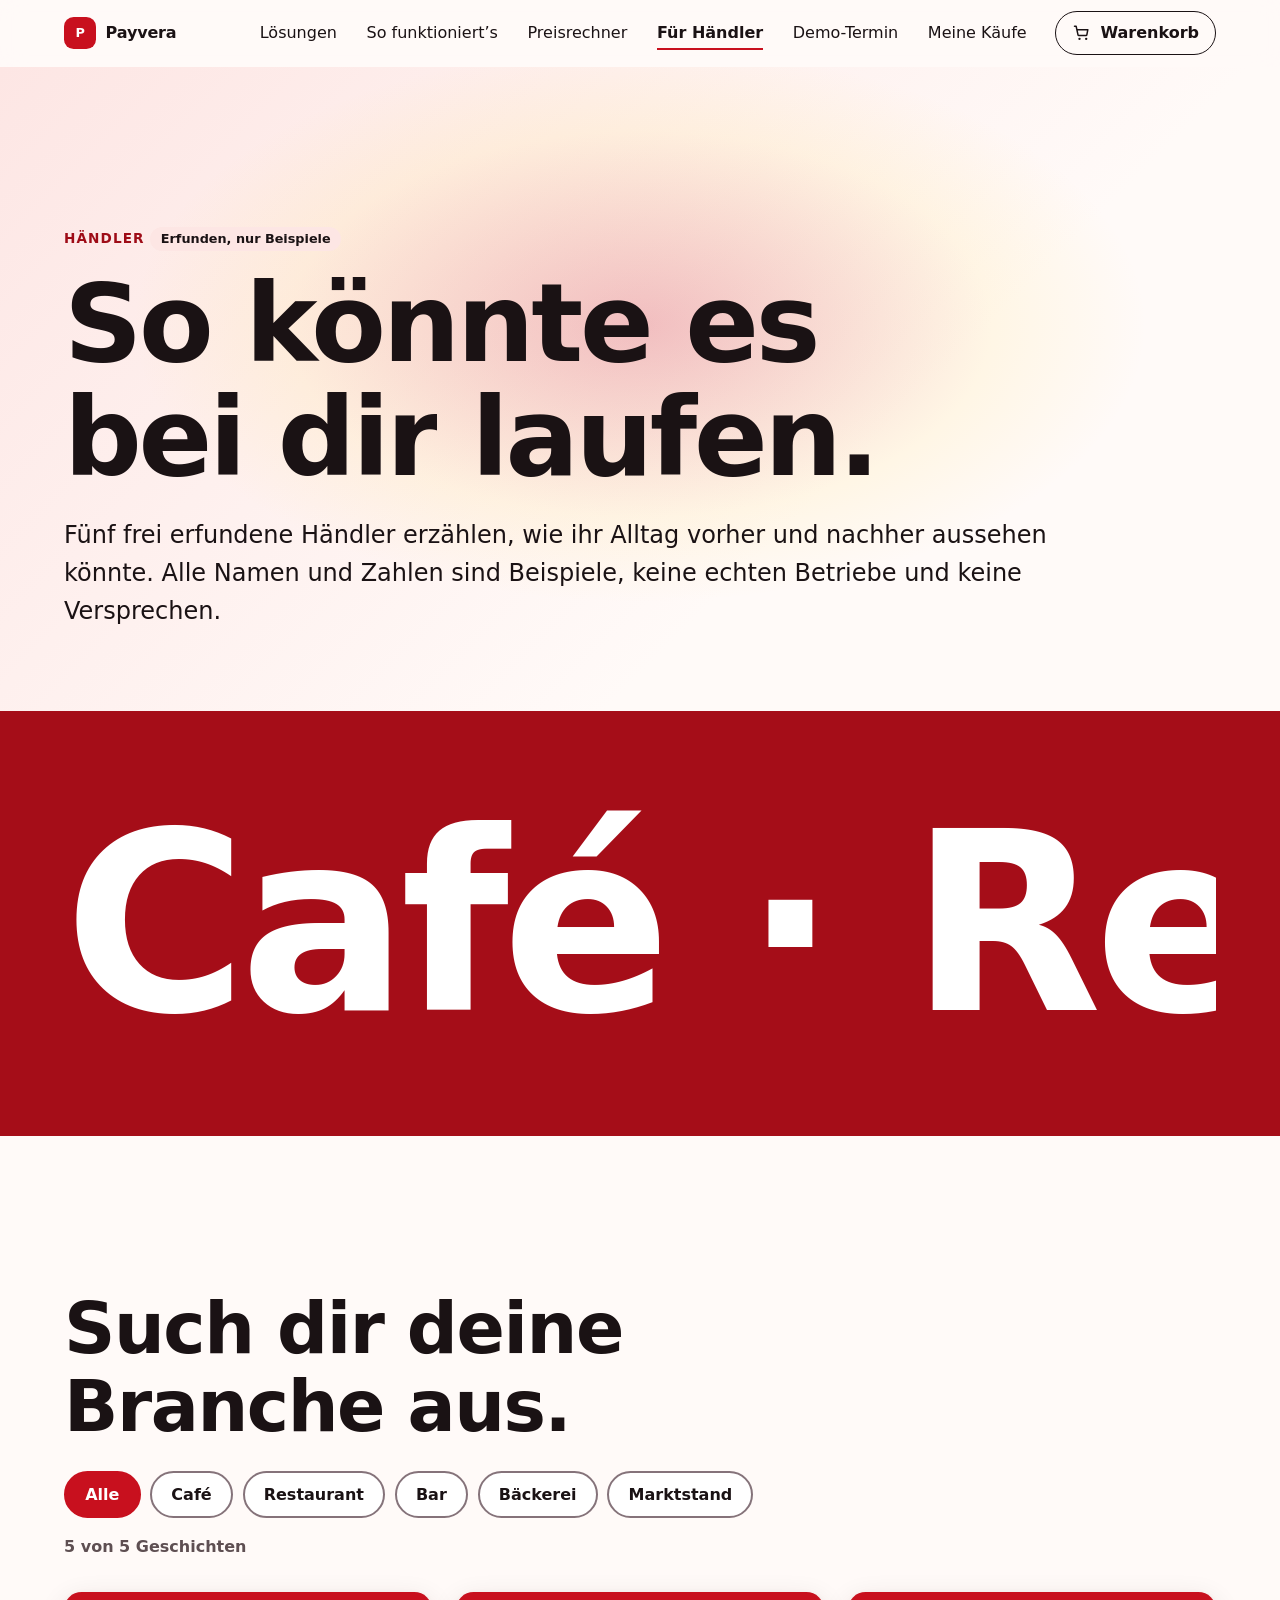
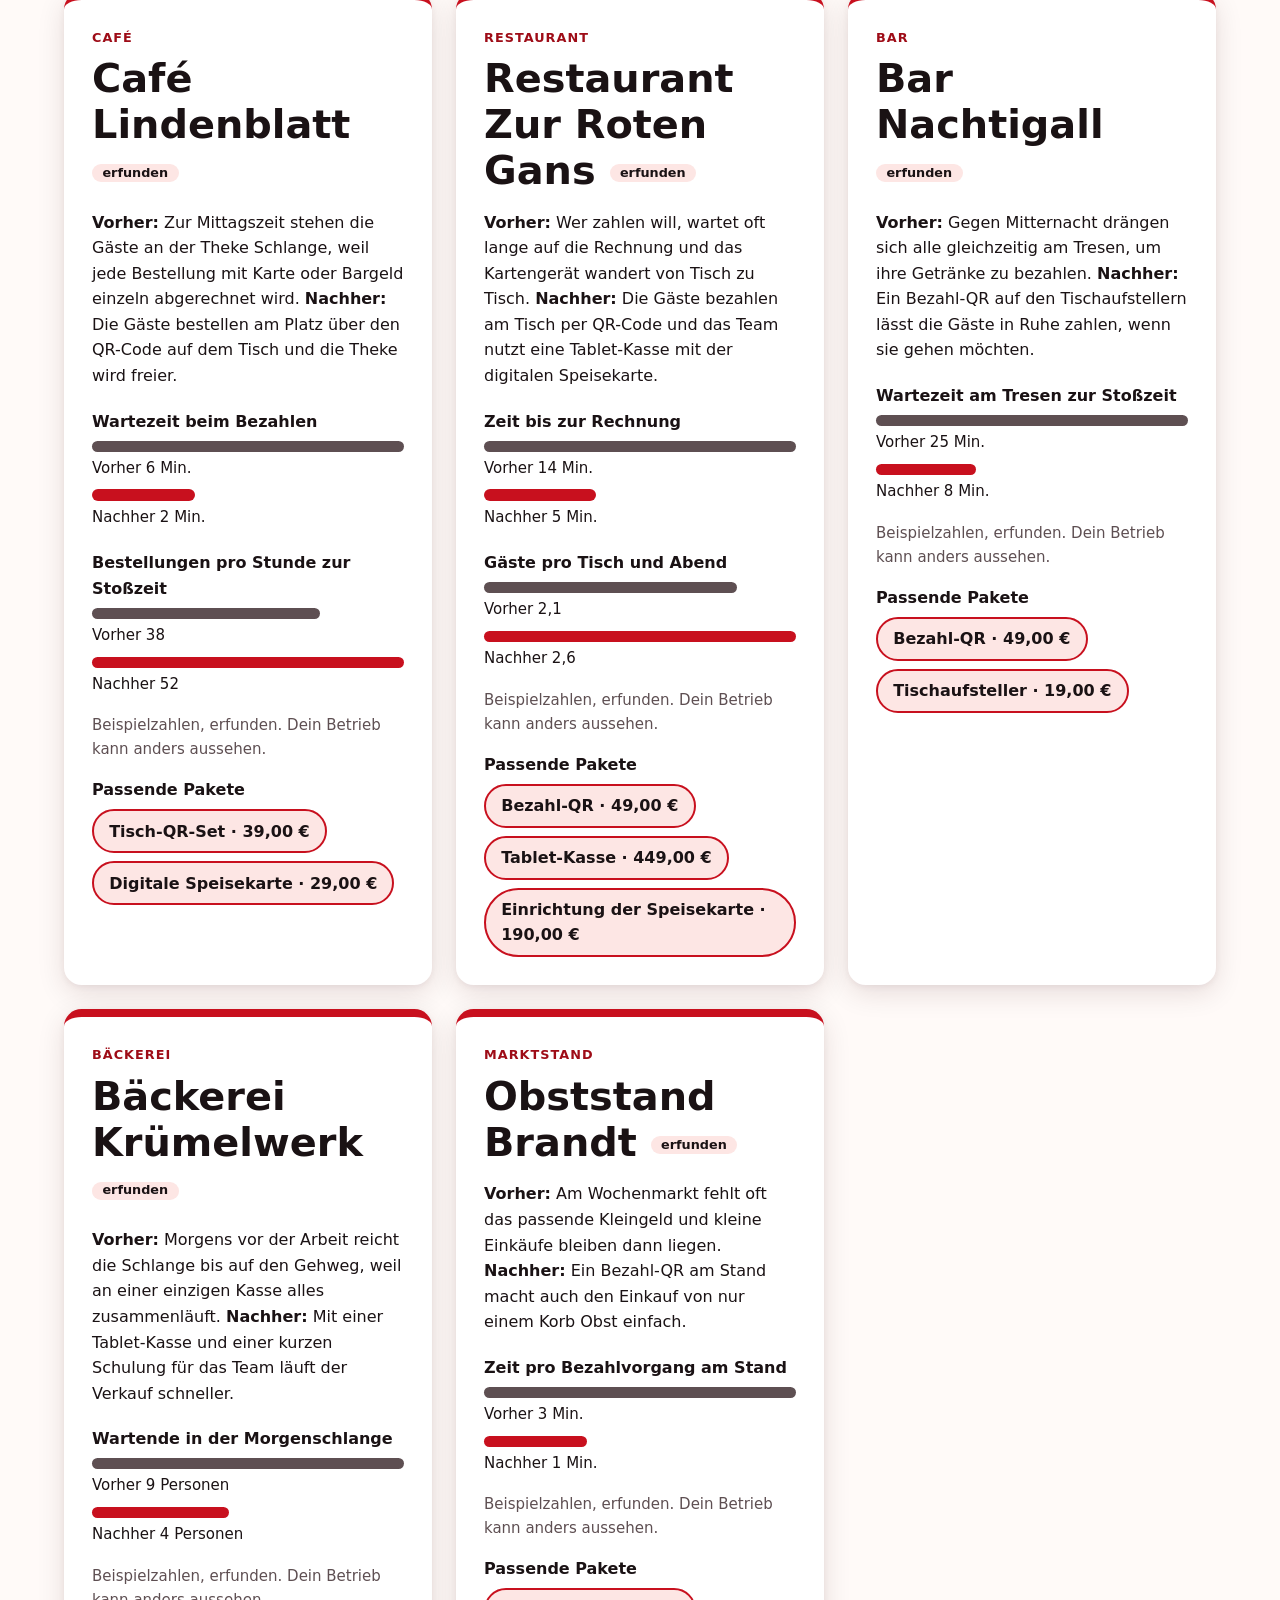
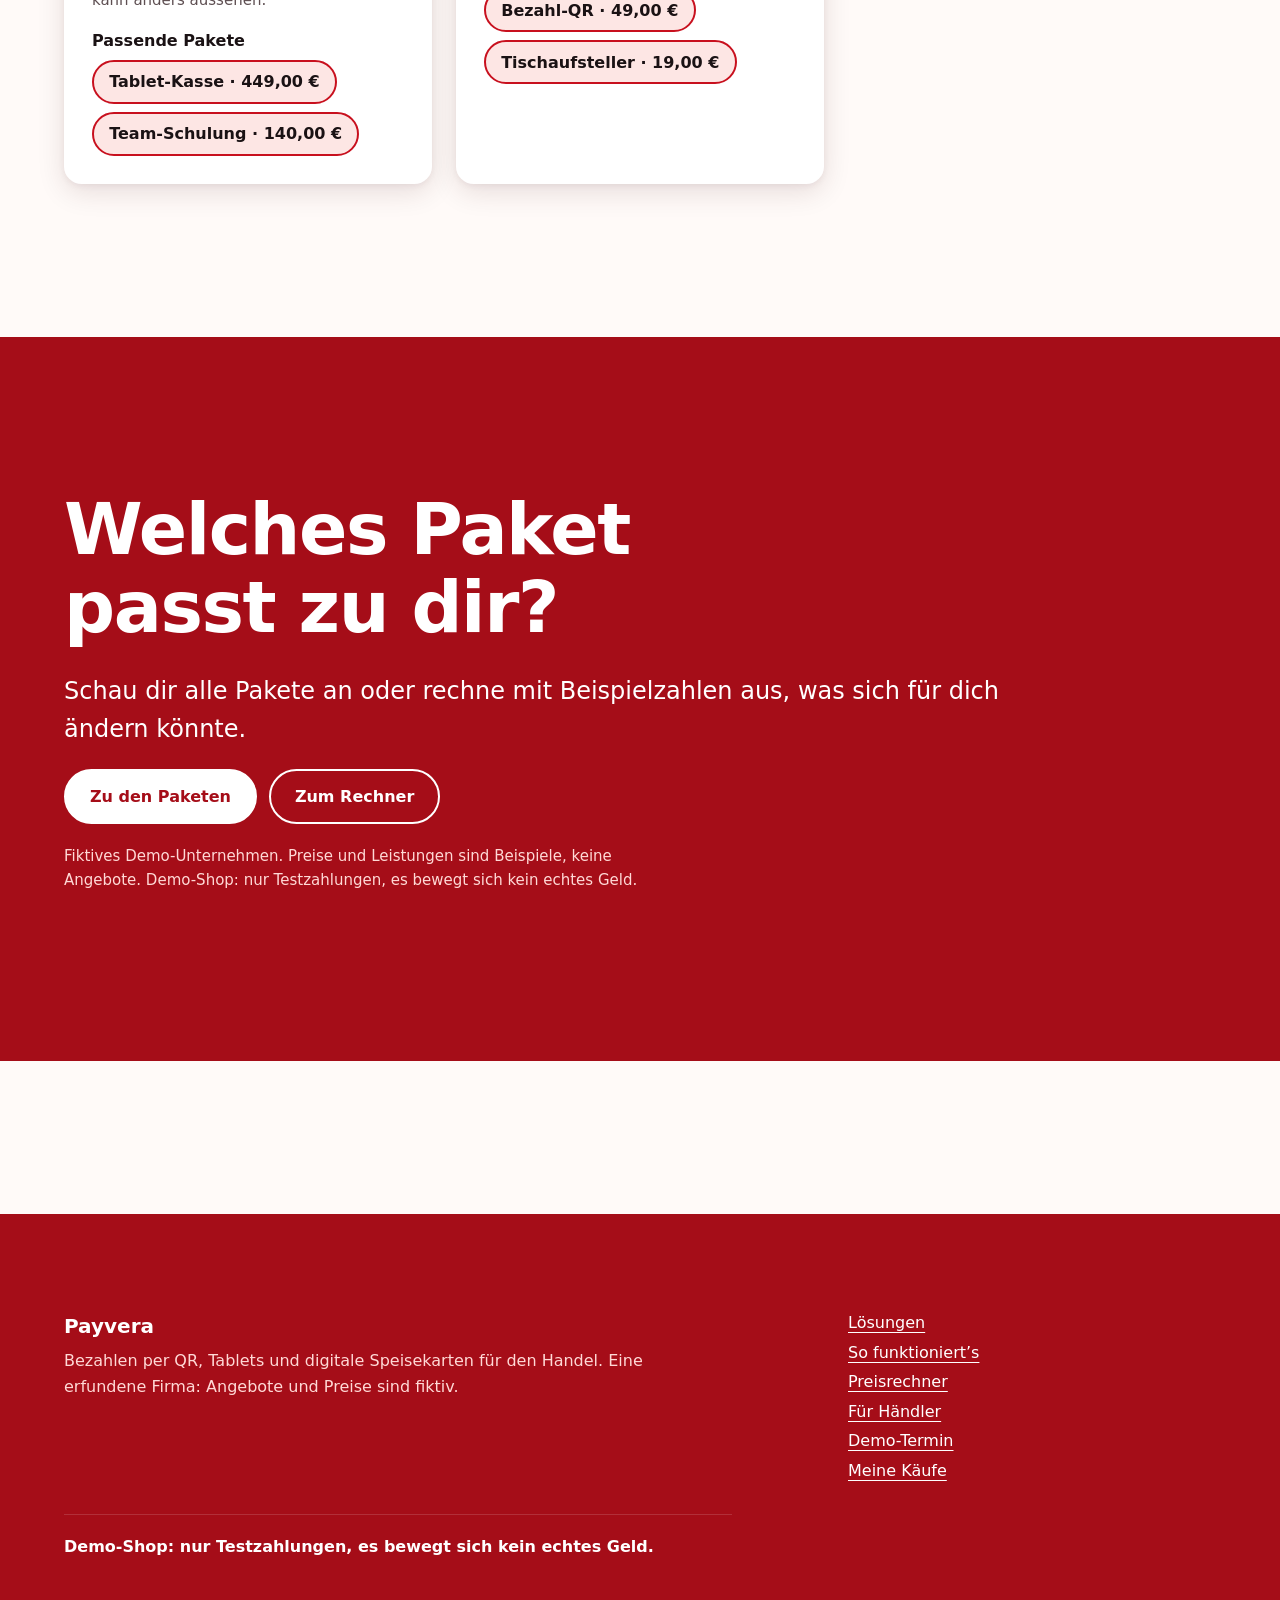
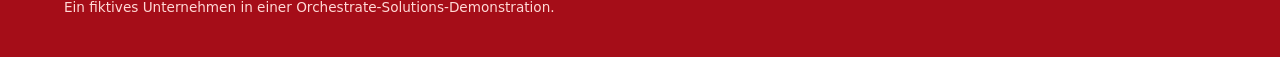
<file: pages/haendler.html>
<!doctype html>
<html lang="de">
<head>
<meta charset="utf-8">
<meta name="viewport" content="width=device-width, initial-scale=1">
<title>Händler-Geschichten | Payvera</title>
<meta name="description" content="Fünf erfundene Beispiel-Händler, vorher und nachher: Café, Restaurant, Bar, Bäckerei und Marktstand. Alle Zahlen sind Beispiele.">
<style>@view-transition { navigation: auto; }</style>
<link rel="stylesheet" href="../css/tokens.css">
<link rel="stylesheet" href="../css/layout.css">
<link rel="stylesheet" href="../css/site.css">
<link rel="stylesheet" href="../css/shop/core.css">
<link rel="stylesheet" href="../css/shop/cart.css">
<link rel="stylesheet" href="../css/haendler.css">
<script src="../js/shop/core.js" defer></script>
<script src="../js/shop/cart.js" defer></script>
<script src="../js/nav.js" defer></script>
<script src="../js/motion.js" defer></script>
<script src="../js/haendler.js" defer></script>
</head>
<body>
<main id="main">
  <section class="band hd-hero">
    <p class="hd-eyebrow" data-reveal>Händler <span class="hd-tag">Erfunden, nur Beispiele</span></p>
    <h1 data-words>So könnte es bei dir laufen.</h1>
    <p class="hd-lead" data-reveal>Fünf frei erfundene Händler erzählen, wie ihr Alltag vorher und nachher aussehen könnte. Alle Namen und Zahlen sind Beispiele, keine echten Betriebe und keine Versprechen.</p>
  </section>

  <section class="band band--dark hd-marquee" aria-hidden="true">
    <div data-marquee class="hd-marquee-text">Café · Restaurant · Bar · Bäckerei · Marktstand · Café · Restaurant · Bar · Bäckerei · Marktstand ·</div>
  </section>

  <section class="band hd-sec" id="geschichten" aria-labelledby="h-filter">
    <h2 id="h-filter" data-reveal>Such dir deine Branche aus.</h2>
    <div class="hd-filter" role="group" aria-label="Nach Branche filtern">
      <button type="button" class="hd-chip" data-f="alle" aria-pressed="true">Alle</button>
      <button type="button" class="hd-chip" data-f="cafe" aria-pressed="false">Café</button>
      <button type="button" class="hd-chip" data-f="restaurant" aria-pressed="false">Restaurant</button>
      <button type="button" class="hd-chip" data-f="bar" aria-pressed="false">Bar</button>
      <button type="button" class="hd-chip" data-f="baeckerei" aria-pressed="false">Bäckerei</button>
      <button type="button" class="hd-chip" data-f="markt" aria-pressed="false">Marktstand</button>
    </div>
    <p class="hd-count" id="hd-count" role="status" aria-live="polite">5 von 5 Geschichten</p>

    <div class="hd-list">
      <article class="hd-story" id="cafe" data-b="cafe" data-pk="tisch-qr-set digitale-speisekarte" aria-labelledby="t-cafe">
        <p class="hd-branche">Café</p>
        <h3 id="t-cafe">Café Lindenblatt <span class="hd-tag">erfunden</span></h3>
        <p class="hd-story-text"><strong>Vorher:</strong> Zur Mittagszeit stehen die Gäste an der Theke Schlange, weil jede Bestellung mit Karte oder Bargeld einzeln abgerechnet wird. <strong>Nachher:</strong> Die Gäste bestellen am Platz über den QR-Code auf dem Tisch und die Theke wird freier.</p>
        <dl class="hd-metrics">
          <div class="hd-metric"><dt>Wartezeit beim Bezahlen</dt><dd><span class="hd-bar hd-bar--vor" style="--w:100%"></span><span class="hd-val">Vorher 6 Min.</span><span class="hd-bar hd-bar--nach" style="--w:33%"></span><span class="hd-val">Nachher 2 Min.</span></dd></div>
          <div class="hd-metric"><dt>Bestellungen pro Stunde zur Stoßzeit</dt><dd><span class="hd-bar hd-bar--vor" style="--w:73%"></span><span class="hd-val">Vorher 38</span><span class="hd-bar hd-bar--nach" style="--w:100%"></span><span class="hd-val">Nachher 52</span></dd></div>
        </dl>
        <p class="hd-fine">Beispielzahlen, erfunden. Dein Betrieb kann anders aussehen.</p>
        <div class="hd-pk"><p class="hd-pk-h">Passende Pakete</p><ul><li><a href="services.html#tisch-qr-set" data-item="tisch-qr-set">Tisch-QR-Set</a></li><li><a href="services.html#digitale-speisekarte" data-item="digitale-speisekarte">Digitale Speisekarte</a></li></ul></div>
      </article>

      <article class="hd-story" id="restaurant" data-b="restaurant" data-pk="bezahl-qr tablet-kasse speisekarte-einrichtung" aria-labelledby="t-restaurant">
        <p class="hd-branche">Restaurant</p>
        <h3 id="t-restaurant">Restaurant Zur Roten Gans <span class="hd-tag">erfunden</span></h3>
        <p class="hd-story-text"><strong>Vorher:</strong> Wer zahlen will, wartet oft lange auf die Rechnung und das Kartengerät wandert von Tisch zu Tisch. <strong>Nachher:</strong> Die Gäste bezahlen am Tisch per QR-Code und das Team nutzt eine Tablet-Kasse mit der digitalen Speisekarte.</p>
        <dl class="hd-metrics">
          <div class="hd-metric"><dt>Zeit bis zur Rechnung</dt><dd><span class="hd-bar hd-bar--vor" style="--w:100%"></span><span class="hd-val">Vorher 14 Min.</span><span class="hd-bar hd-bar--nach" style="--w:36%"></span><span class="hd-val">Nachher 5 Min.</span></dd></div>
          <div class="hd-metric"><dt>Gäste pro Tisch und Abend</dt><dd><span class="hd-bar hd-bar--vor" style="--w:81%"></span><span class="hd-val">Vorher 2,1</span><span class="hd-bar hd-bar--nach" style="--w:100%"></span><span class="hd-val">Nachher 2,6</span></dd></div>
        </dl>
        <p class="hd-fine">Beispielzahlen, erfunden. Dein Betrieb kann anders aussehen.</p>
        <div class="hd-pk"><p class="hd-pk-h">Passende Pakete</p><ul><li><a href="services.html#bezahl-qr" data-item="bezahl-qr">Bezahl-QR</a></li><li><a href="services.html#tablet-kasse" data-item="tablet-kasse">Tablet-Kasse</a></li><li><a href="services.html#speisekarte-einrichtung" data-item="speisekarte-einrichtung">Einrichtung der Speisekarte</a></li></ul></div>
      </article>

      <article class="hd-story" id="bar" data-b="bar" data-pk="bezahl-qr aufsteller" aria-labelledby="t-bar">
        <p class="hd-branche">Bar</p>
        <h3 id="t-bar">Bar Nachtigall <span class="hd-tag">erfunden</span></h3>
        <p class="hd-story-text"><strong>Vorher:</strong> Gegen Mitternacht drängen sich alle gleichzeitig am Tresen, um ihre Getränke zu bezahlen. <strong>Nachher:</strong> Ein Bezahl-QR auf den Tischaufstellern lässt die Gäste in Ruhe zahlen, wenn sie gehen möchten.</p>
        <dl class="hd-metrics">
          <div class="hd-metric"><dt>Wartezeit am Tresen zur Stoßzeit</dt><dd><span class="hd-bar hd-bar--vor" style="--w:100%"></span><span class="hd-val">Vorher 25 Min.</span><span class="hd-bar hd-bar--nach" style="--w:32%"></span><span class="hd-val">Nachher 8 Min.</span></dd></div>
        </dl>
        <p class="hd-fine">Beispielzahlen, erfunden. Dein Betrieb kann anders aussehen.</p>
        <div class="hd-pk"><p class="hd-pk-h">Passende Pakete</p><ul><li><a href="services.html#bezahl-qr" data-item="bezahl-qr">Bezahl-QR</a></li><li><a href="services.html#aufsteller" data-item="aufsteller">Tischaufsteller</a></li></ul></div>
      </article>

      <article class="hd-story" id="baeckerei" data-b="baeckerei" data-pk="tablet-kasse schulung" aria-labelledby="t-baeckerei">
        <p class="hd-branche">Bäckerei</p>
        <h3 id="t-baeckerei">Bäckerei Krümelwerk <span class="hd-tag">erfunden</span></h3>
        <p class="hd-story-text"><strong>Vorher:</strong> Morgens vor der Arbeit reicht die Schlange bis auf den Gehweg, weil an einer einzigen Kasse alles zusammenläuft. <strong>Nachher:</strong> Mit einer Tablet-Kasse und einer kurzen Schulung für das Team läuft der Verkauf schneller.</p>
        <dl class="hd-metrics">
          <div class="hd-metric"><dt>Wartende in der Morgenschlange</dt><dd><span class="hd-bar hd-bar--vor" style="--w:100%"></span><span class="hd-val">Vorher 9 Personen</span><span class="hd-bar hd-bar--nach" style="--w:44%"></span><span class="hd-val">Nachher 4 Personen</span></dd></div>
        </dl>
        <p class="hd-fine">Beispielzahlen, erfunden. Dein Betrieb kann anders aussehen.</p>
        <div class="hd-pk"><p class="hd-pk-h">Passende Pakete</p><ul><li><a href="services.html#tablet-kasse" data-item="tablet-kasse">Tablet-Kasse</a></li><li><a href="services.html#schulung" data-item="schulung">Team-Schulung</a></li></ul></div>
      </article>

      <article class="hd-story" id="markt" data-b="markt" data-pk="bezahl-qr aufsteller" aria-labelledby="t-markt">
        <p class="hd-branche">Marktstand</p>
        <h3 id="t-markt">Obststand Brandt <span class="hd-tag">erfunden</span></h3>
        <p class="hd-story-text"><strong>Vorher:</strong> Am Wochenmarkt fehlt oft das passende Kleingeld und kleine Einkäufe bleiben dann liegen. <strong>Nachher:</strong> Ein Bezahl-QR am Stand macht auch den Einkauf von nur einem Korb Obst einfach.</p>
        <dl class="hd-metrics">
          <div class="hd-metric"><dt>Zeit pro Bezahlvorgang am Stand</dt><dd><span class="hd-bar hd-bar--vor" style="--w:100%"></span><span class="hd-val">Vorher 3 Min.</span><span class="hd-bar hd-bar--nach" style="--w:33%"></span><span class="hd-val">Nachher 1 Min.</span></dd></div>
        </dl>
        <p class="hd-fine">Beispielzahlen, erfunden. Dein Betrieb kann anders aussehen.</p>
        <div class="hd-pk"><p class="hd-pk-h">Passende Pakete</p><ul><li><a href="services.html#bezahl-qr" data-item="bezahl-qr">Bezahl-QR</a></li><li><a href="services.html#aufsteller" data-item="aufsteller">Tischaufsteller</a></li></ul></div>
      </article>
    </div>
    <p class="hd-empty" id="hd-empty" hidden>Für diese Branche gibt es noch keine Geschichte.</p>
  </section>

  <section class="band band--dark hd-sec hd-cta" aria-labelledby="h-cta">
    <h2 id="h-cta" data-reveal>Welches Paket passt zu dir?</h2>
    <p class="hd-lead" data-reveal>Schau dir alle Pakete an oder rechne mit Beispielzahlen aus, was sich für dich ändern könnte.</p>
    <p class="hd-actions" data-reveal><a class="hd-btn" href="services.html">Zu den Paketen</a> <a class="hd-btn hd-btn--ghost" href="rechner.html">Zum Rechner</a></p>
    <p class="hd-note" data-reveal>Fiktives Demo-Unternehmen. Preise und Leistungen sind Beispiele, keine Angebote. Demo-Shop: nur Testzahlungen, es bewegt sich kein echtes Geld.</p>
  </section>
</main>
</body>
</html>
</file>
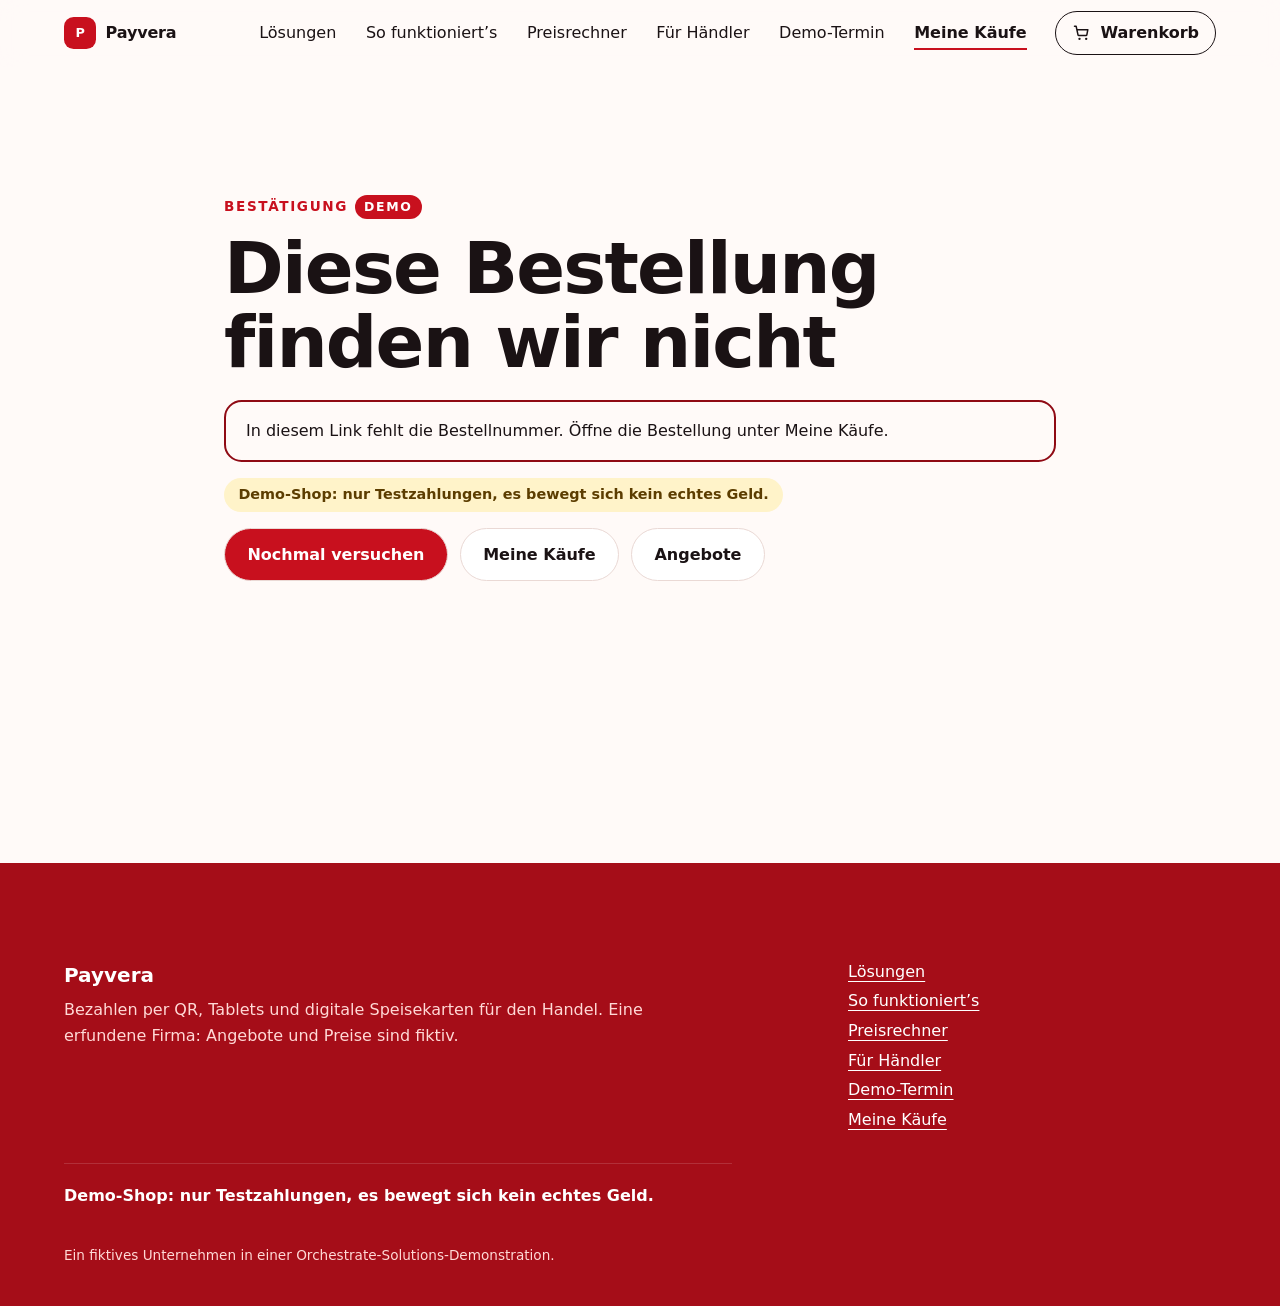
<file: pages/order.html>
<!doctype html>
<html lang="de">
<head>
<meta charset="utf-8">
<meta name="viewport" content="width=device-width, initial-scale=1">
<title>Deine Buchung</title>
<meta name="description" content="Deine Bestätigung: Bestellnummer, was du bestellt hast, wie es weitergeht und deine Quittung. Demo: nur Testzahlungen.">
<style>@view-transition { navigation: auto; }</style>
<link rel="stylesheet" href="../css/tokens.css">
<link rel="stylesheet" href="../css/layout.css">
<link rel="stylesheet" href="../css/site.css">
<link rel="stylesheet" href="../css/shop/core.css">
<link rel="stylesheet" href="../css/shop/order.css">
<script src="../js/nav.js" defer></script>
<script src="../js/motion.js" defer></script>
<script src="../js/app.js" defer></script>
<script src="../js/shop/core.js" defer></script>
<script src="../js/shop/cart.js" defer></script>
<script src="../js/shop/order.js" defer></script>
</head>
<body>
<main id="main">
  <section class="band ord">
    <div class="ord__wrap" id="order-root" aria-live="polite">
      <p class="ord__eyebrow">Bestätigung <span class="ord__badge">Demo</span></p>
      <h1 class="ord__title">Einen Moment, wir prüfen deine Zahlung …</h1>
      <noscript><p>Diese Seite braucht JavaScript, um deine Bestellung zu zeigen.</p></noscript>
    </div>
  </section>
</main>
</body>
</html>
</file>
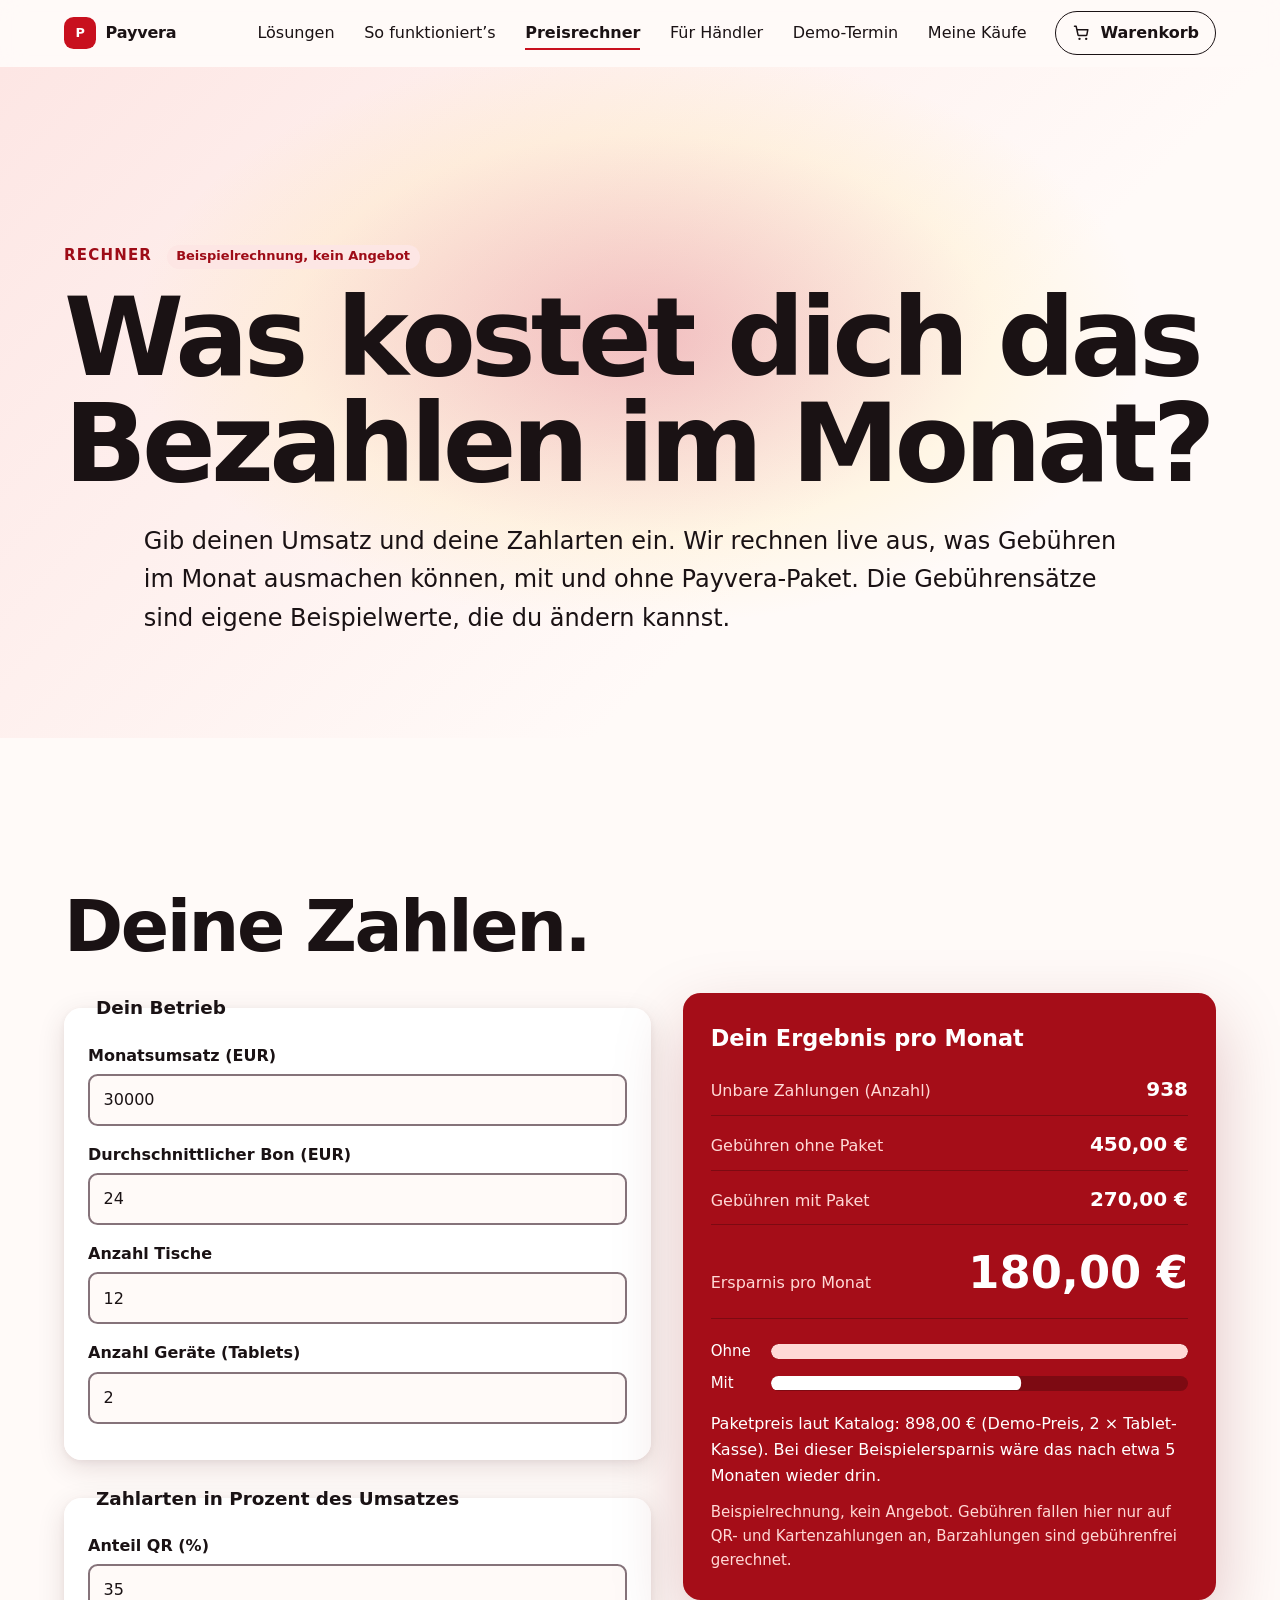
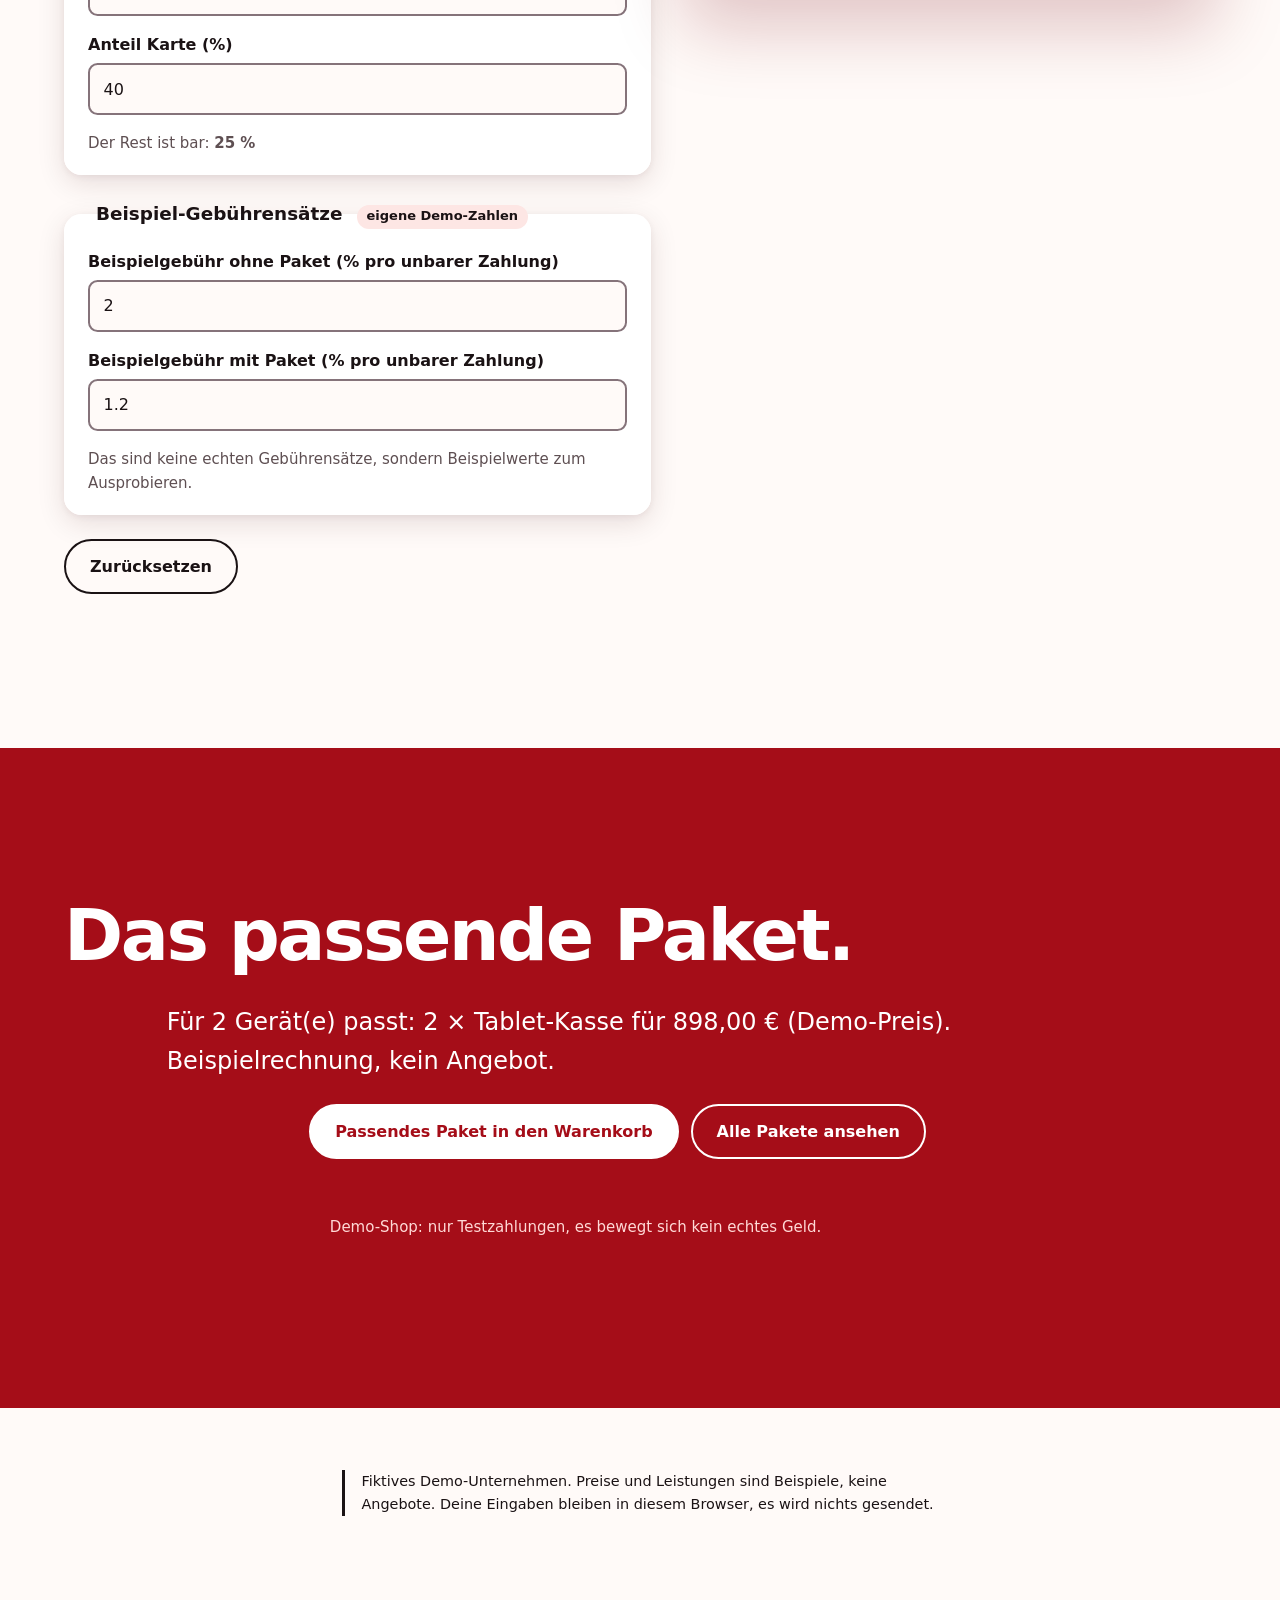
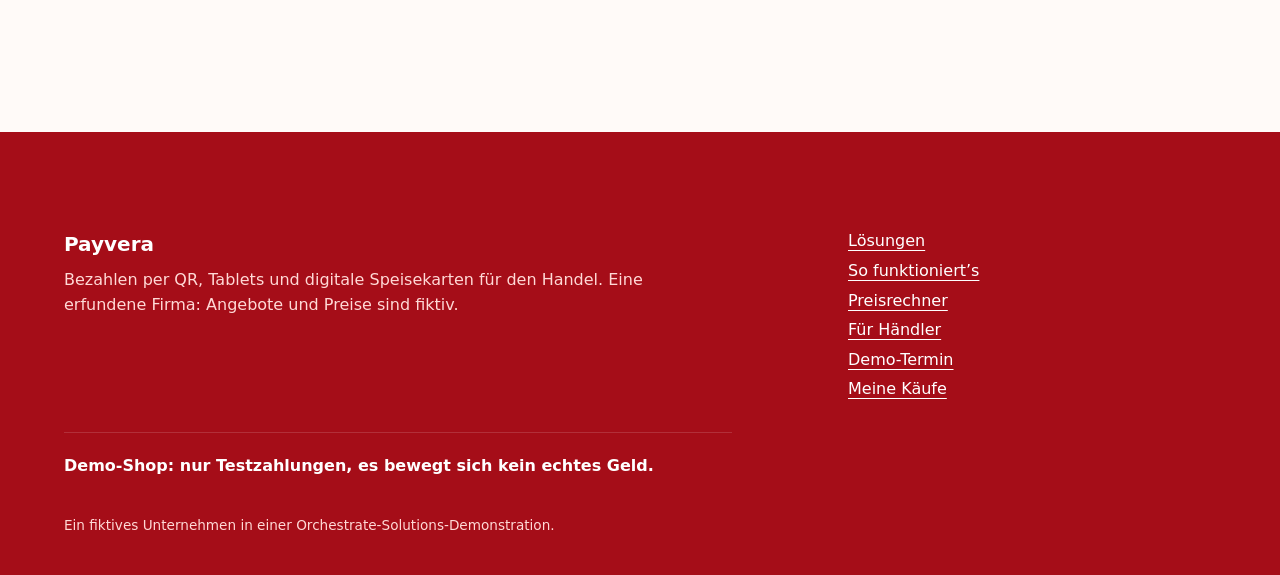
<file: pages/rechner.html>
<!doctype html>
<html lang="de">
<head>
<meta charset="utf-8">
<meta name="viewport" content="width=device-width, initial-scale=1">
<title>Gebühren- und Preisrechner</title>
<meta name="description" content="Beispielrechnung: Was kosten Kartenzahlungen und QR-Bezahlen im Monat mit und ohne Payvera-Paket? Eigene Zahlen eingeben, Ergebnis live sehen. Demo, kein Angebot.">
<style>@view-transition { navigation: auto; }</style>
<link rel="stylesheet" href="../css/tokens.css">
<link rel="stylesheet" href="../css/layout.css">
<link rel="stylesheet" href="../css/site.css">
<link rel="stylesheet" href="../css/shop/core.css">
<link rel="stylesheet" href="../css/shop/cart.css">
<link rel="stylesheet" href="../css/rechner.css">
<script src="../js/nav.js" defer></script>
<script src="../js/motion.js" defer></script>
<script src="../js/shop/core.js" defer></script>
<script src="../js/shop/cart.js" defer></script>
<script src="../js/rechner.js" defer></script>
</head>
<body>
<main id="main">
  <section class="band rc-hero">
    <p class="rc-eyebrow" data-reveal>Rechner <span class="rc-demo">Beispielrechnung, kein Angebot</span></p>
    <h1 data-words>Was kostet dich das Bezahlen im Monat?</h1>
    <p class="rc-lead" data-reveal>Gib deinen Umsatz und deine Zahlarten ein. Wir rechnen live aus, was Gebühren im Monat ausmachen können, mit und ohne Payvera-Paket. Die Gebührensätze sind eigene Beispielwerte, die du ändern kannst.</p>
  </section>

  <section class="band rc-sec" aria-labelledby="h-calc">
    <h2 id="h-calc" data-reveal>Deine Zahlen.</h2>
    <div class="rc-layout">
      <form class="rc-form" id="rc-form" novalidate>
        <fieldset>
          <legend>Dein Betrieb</legend>
          <div class="rc-field"><label for="f-umsatz">Monatsumsatz (EUR)</label><input id="f-umsatz" name="umsatz" type="number" inputmode="decimal" min="0" max="10000000" step="100" value="30000"><p class="rc-err" id="e-umsatz" role="alert"></p></div>
          <div class="rc-field"><label for="f-bon">Durchschnittlicher Bon (EUR)</label><input id="f-bon" name="bon" type="number" inputmode="decimal" min="1" max="10000" step="0.5" value="24"><p class="rc-err" id="e-bon" role="alert"></p></div>
          <div class="rc-field"><label for="f-tische">Anzahl Tische</label><input id="f-tische" name="tische" type="number" inputmode="numeric" min="0" max="500" step="1" value="12"><p class="rc-err" id="e-tische" role="alert"></p></div>
          <div class="rc-field"><label for="f-geraete">Anzahl Geräte (Tablets)</label><input id="f-geraete" name="geraete" type="number" inputmode="numeric" min="0" max="20" step="1" value="2"><p class="rc-err" id="e-geraete" role="alert"></p></div>
        </fieldset>
        <fieldset>
          <legend>Zahlarten in Prozent des Umsatzes</legend>
          <div class="rc-field"><label for="f-qr">Anteil QR (%)</label><input id="f-qr" name="qr" type="number" inputmode="decimal" min="0" max="100" step="1" value="35"><p class="rc-err" id="e-qr" role="alert"></p></div>
          <div class="rc-field"><label for="f-karte">Anteil Karte (%)</label><input id="f-karte" name="karte" type="number" inputmode="decimal" min="0" max="100" step="1" value="40"><p class="rc-err" id="e-karte" role="alert"></p></div>
          <p class="rc-bar-note">Der Rest ist bar: <strong id="r-bar">25 %</strong></p>
        </fieldset>
        <fieldset>
          <legend>Beispiel-Gebührensätze <span class="rc-tag">eigene Demo-Zahlen</span></legend>
          <div class="rc-field"><label for="f-ohne">Beispielgebühr ohne Paket (% pro unbarer Zahlung)</label><input id="f-ohne" name="ohne" type="number" inputmode="decimal" min="0" max="10" step="0.1" value="2"><p class="rc-err" id="e-ohne" role="alert"></p></div>
          <div class="rc-field"><label for="f-mit">Beispielgebühr mit Paket (% pro unbarer Zahlung)</label><input id="f-mit" name="mit" type="number" inputmode="decimal" min="0" max="10" step="0.1" value="1.2"><p class="rc-err" id="e-mit" role="alert"></p></div>
          <p class="rc-note">Das sind keine echten Gebührensätze, sondern Beispielwerte zum Ausprobieren.</p>
        </fieldset>
        <button type="button" class="rc-btn rc-btn--ghost" id="rc-reset">Zurücksetzen</button>
      </form>

      <div class="rc-result" aria-labelledby="h-res">
        <h3 id="h-res">Dein Ergebnis pro Monat</h3>
        <p class="rc-sr" id="rc-live" role="status" aria-live="polite"></p>
        <dl class="rc-nums">
          <div><dt>Unbare Zahlungen (Anzahl)</dt><dd id="r-count">–</dd></div>
          <div><dt>Gebühren ohne Paket</dt><dd id="r-ohne">–</dd></div>
          <div><dt>Gebühren mit Paket</dt><dd id="r-mit">–</dd></div>
          <div class="rc-big"><dt>Ersparnis pro Monat</dt><dd id="r-saving">–</dd></div>
        </dl>
        <div class="rc-compare" aria-hidden="true">
          <div class="rc-row"><span>Ohne</span><span class="rc-track"><span class="rc-fill rc-fill--ohne" id="b-ohne"></span></span></div>
          <div class="rc-row"><span>Mit</span><span class="rc-track"><span class="rc-fill rc-fill--mit" id="b-mit"></span></span></div>
        </div>
        <p class="rc-pay" id="rc-pay"></p>
        <p class="rc-note">Beispielrechnung, kein Angebot. Gebühren fallen hier nur auf QR- und Kartenzahlungen an, Barzahlungen sind gebührenfrei gerechnet.</p>
      </div>
    </div>
  </section>

  <section class="band band--dark rc-sec rc-pkg" aria-labelledby="h-pkg">
    <h2 id="h-pkg" data-reveal>Das passende Paket.</h2>
    <div id="rc-pkg-box" class="rc-pkg-box" aria-live="polite">
      <p id="rc-pkg-text">Das Paket wird geladen …</p>
    </div>
    <p class="rc-actions">
      <button type="button" class="rc-btn" id="rc-add" disabled>Passendes Paket in den Warenkorb</button>
      <a class="rc-btn rc-btn--ghost" href="services.html">Alle Pakete ansehen</a>
    </p>
    <p class="rc-status" id="rc-status" role="status" aria-live="polite"></p>
    <p class="rc-test">Demo-Shop: nur Testzahlungen, es bewegt sich kein echtes Geld.</p>
  </section>

  <section class="band rc-end">
    <p class="guide-note" data-reveal>Fiktives Demo-Unternehmen. Preise und Leistungen sind Beispiele, keine Angebote. Deine Eingaben bleiben in diesem Browser, es wird nichts gesendet.</p>
  </section>
</main>
</body>
</html>
</file>
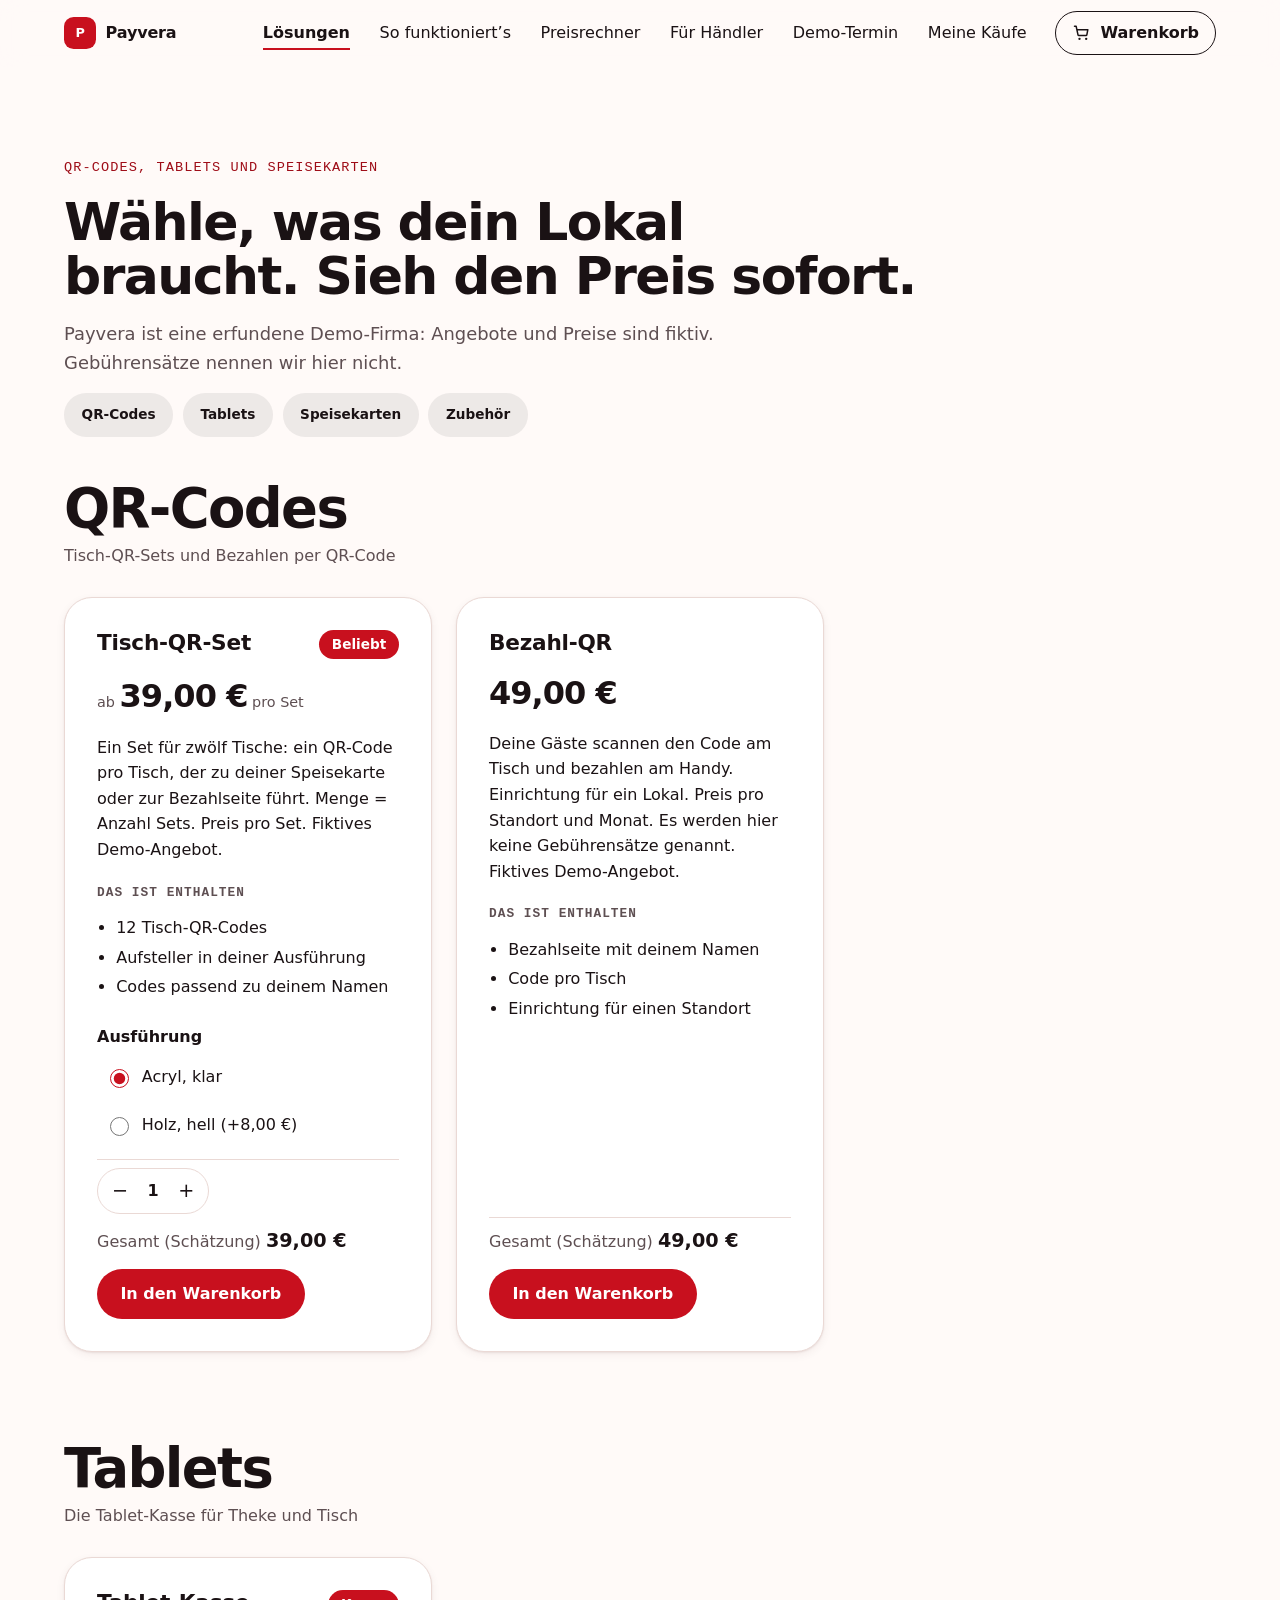
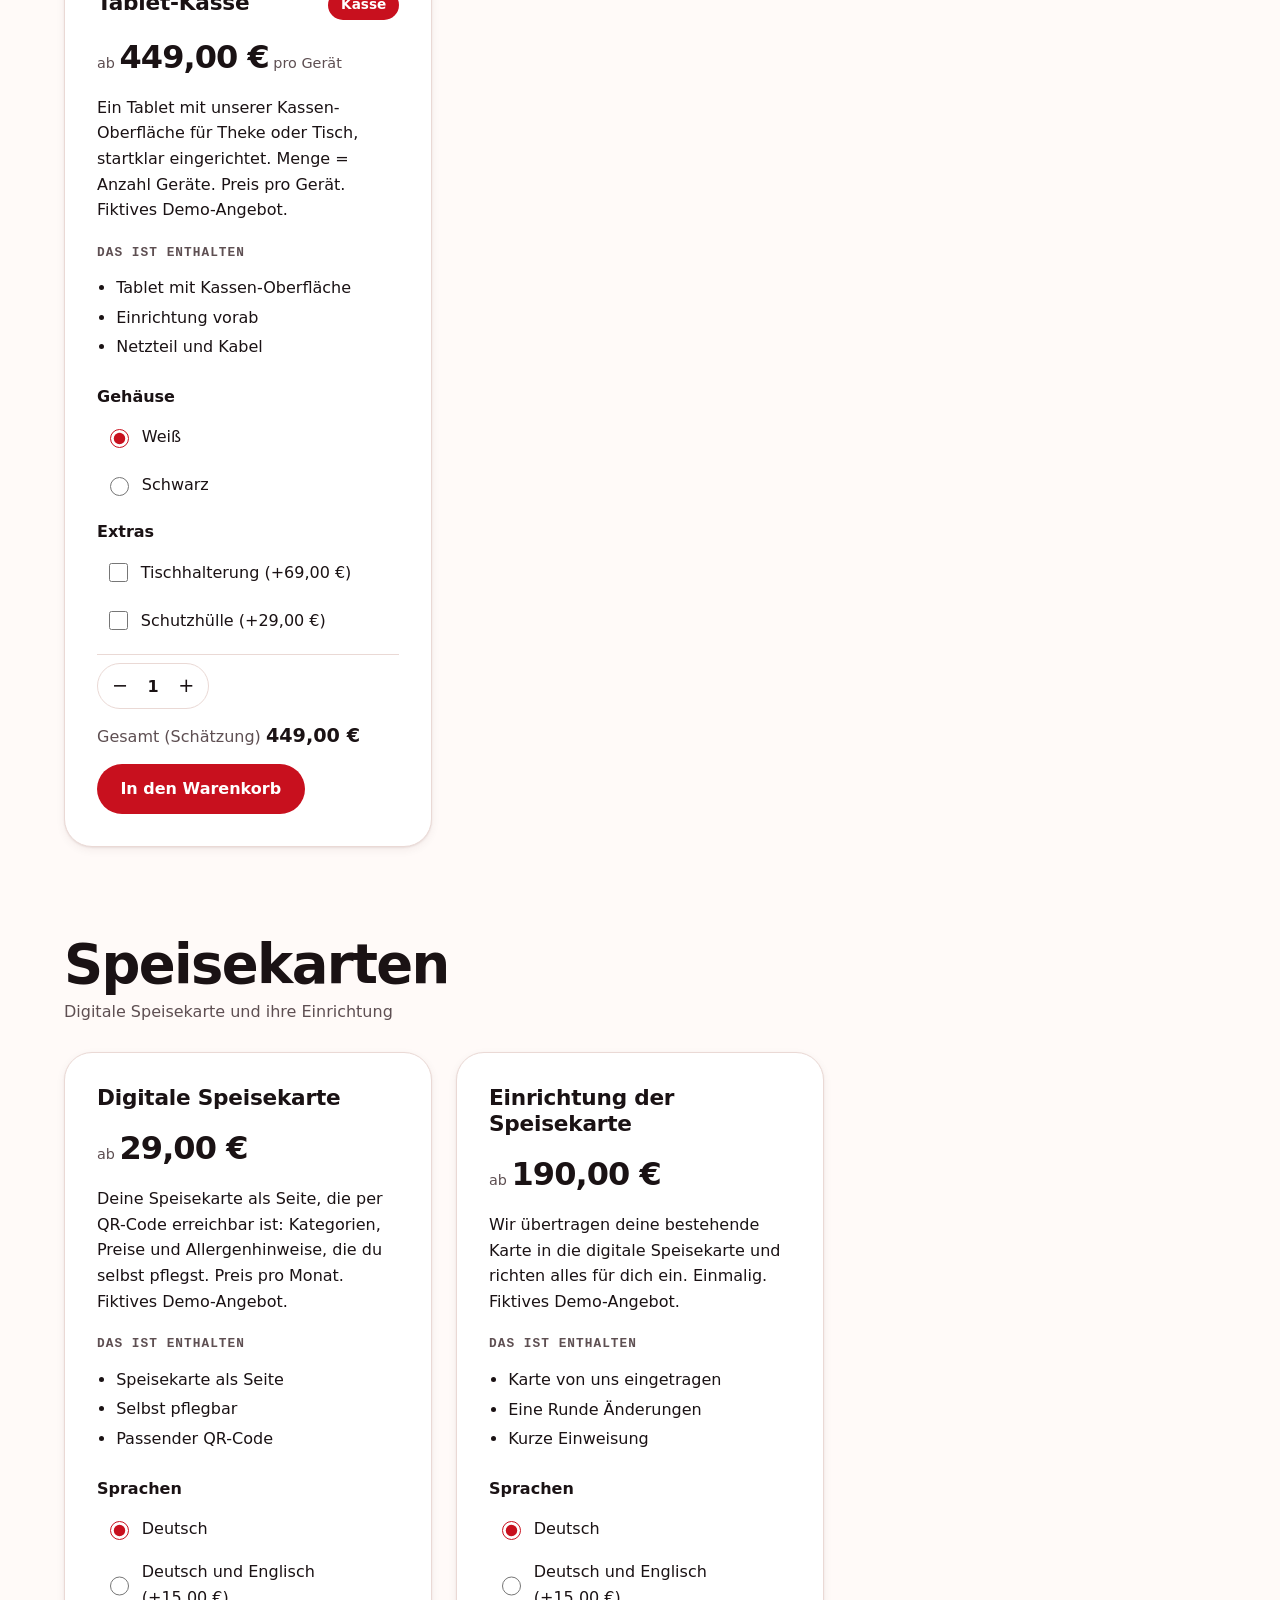
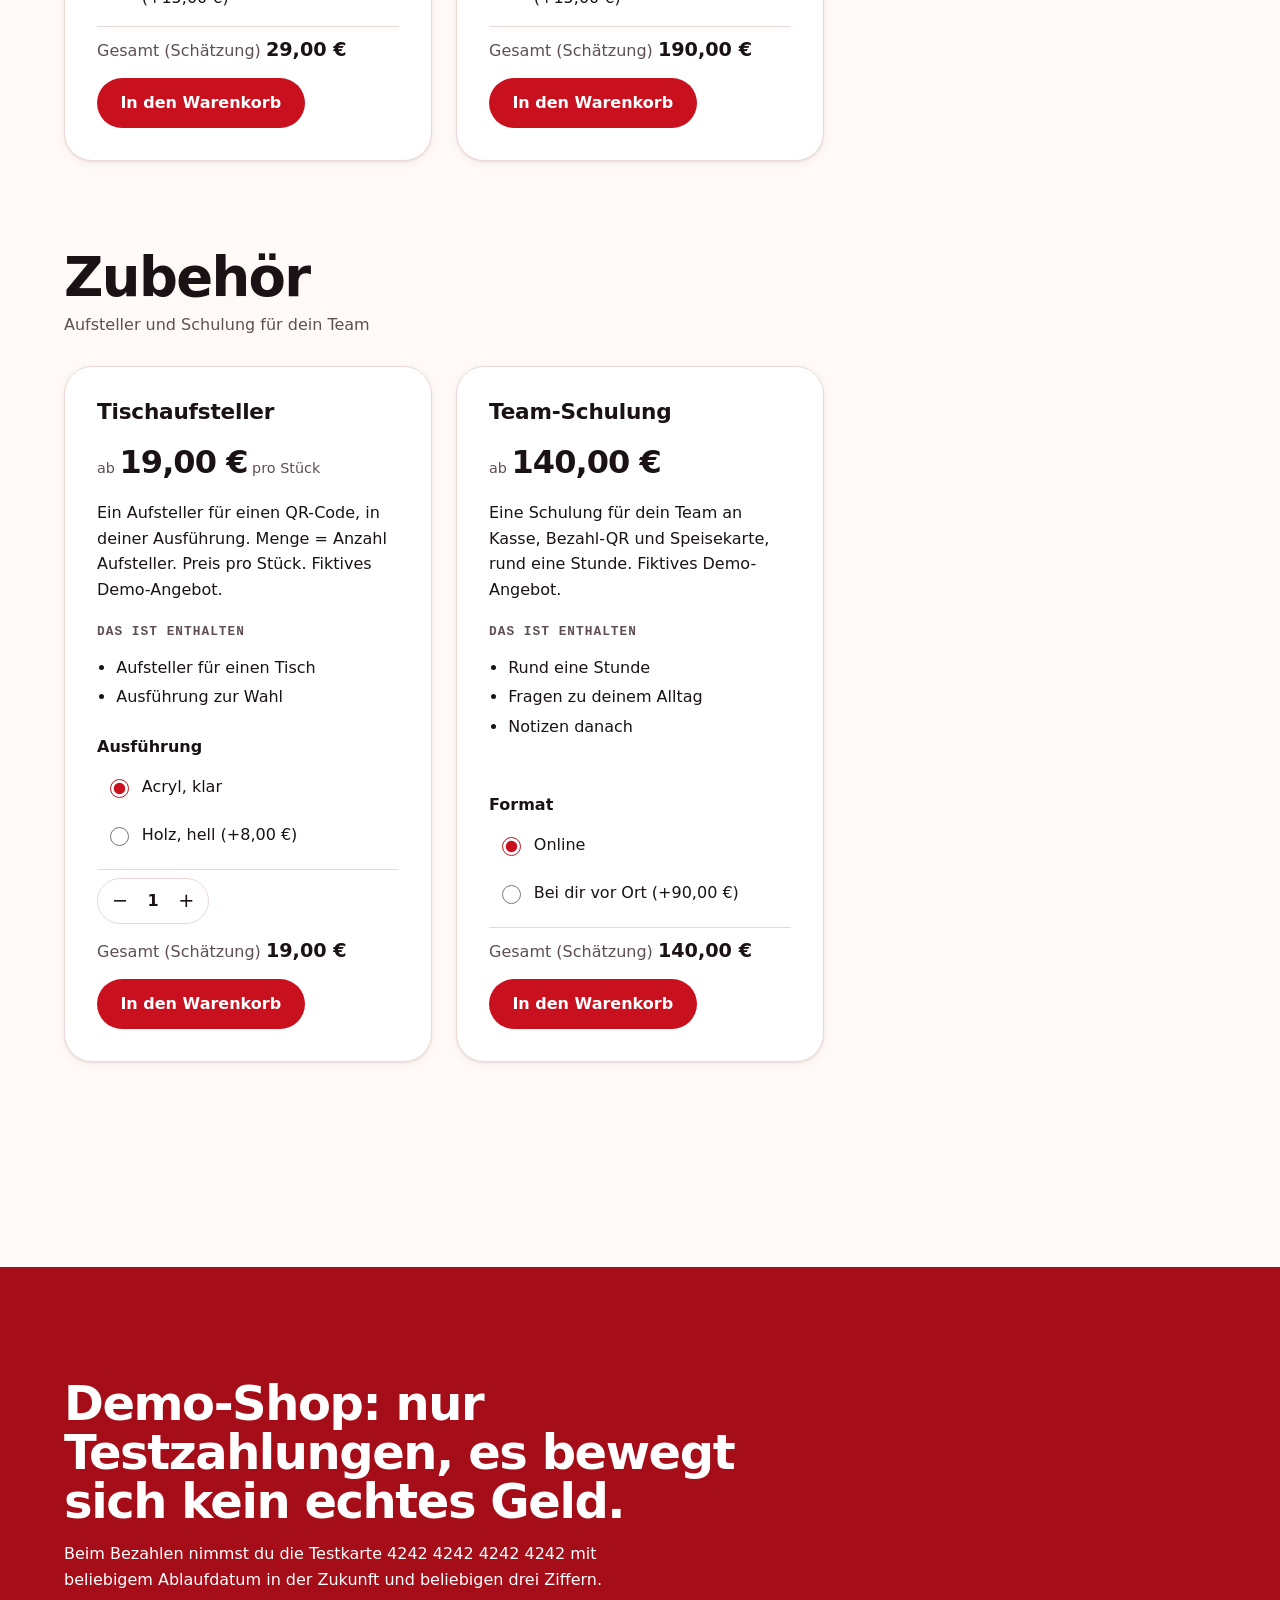
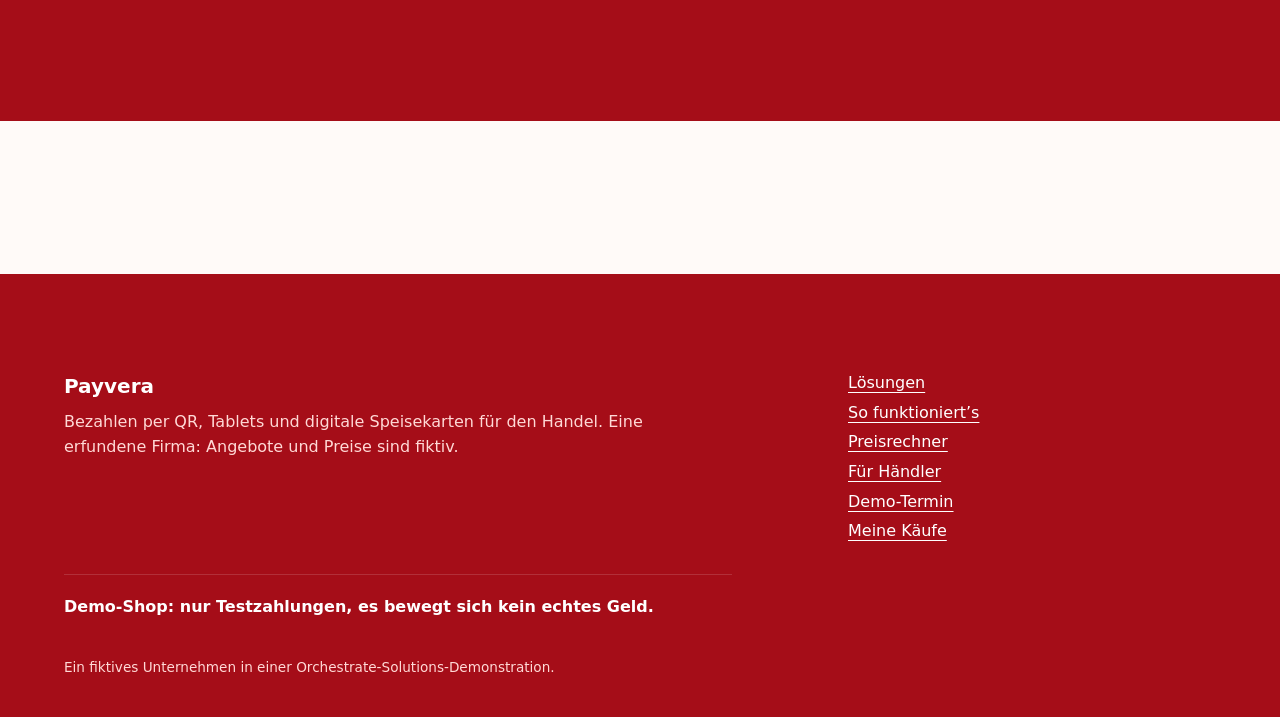
<file: pages/services.html>
<!doctype html>
<html lang="de">
<head>
<meta charset="utf-8">
<meta name="viewport" content="width=device-width, initial-scale=1">
<title>Angebote und Preise | Payvera</title>
<meta name="description" content="Tisch-QR-Sets, Bezahl-QR, Tablet-Kasse, digitale Speisekarte und Zubehör mit Demo-Preisen. Fiktive Demo-Firma, nur Testzahlungen.">
<style>@view-transition { navigation: auto; }</style>
<link rel="stylesheet" href="../css/tokens.css">
<link rel="stylesheet" href="../css/layout.css">
<link rel="stylesheet" href="../css/site.css">
<link rel="stylesheet" href="../css/shop/core.css">
<link rel="stylesheet" href="../css/shop/services.css">
<script src="../js/nav.js" defer></script>
<script src="../js/motion.js" defer></script>
<script src="../js/app.js" defer></script>
<script src="../js/shop/core.js" defer></script>
<script src="../js/shop/cart.js" defer></script>
<script src="../js/shop/services.js" defer></script>
</head>
<body>
<main id="main">
  <section class="band svc-hero">
    <p class="svc-eyebrow">QR-Codes, Tablets und Speisekarten</p>
    <h1>Wähle, was dein Lokal braucht. Sieh den Preis sofort.</h1>
    <p class="svc-lead">Payvera ist eine erfundene Demo-Firma: Angebote und Preise sind fiktiv. Gebührensätze nennen wir hier nicht.</p>
    <nav class="svc-tabs" id="svc-tabs" aria-label="Kategorien"></nav>
  </section>
  <section class="band svc-list" id="svc-root" aria-live="polite">
    <p class="svc-loading">Angebote werden geladen …</p>
    <noscript>
      <p>Für Preise und den Warenkorb braucht diese Seite JavaScript. Unsere Angebote:</p>
      <h2>QR-Codes</h2>
      <ul>
        <li>Tisch-QR-Set</li>
        <li>Bezahl-QR</li>
      </ul>
      <h2>Tablets</h2>
      <ul>
        <li>Tablet-Kasse</li>
      </ul>
      <h2>Speisekarten</h2>
      <ul>
        <li>Digitale Speisekarte</li>
        <li>Einrichtung der Speisekarte</li>
      </ul>
      <h2>Zubehör</h2>
      <ul>
        <li>Tischaufsteller</li>
        <li>Team-Schulung</li>
      </ul>
    </noscript>
  </section>
  <section class="band band--dark svc-note">
    <h2 data-reveal>Demo-Shop: nur Testzahlungen, es bewegt sich kein echtes Geld.</h2>
    <p data-reveal>Beim Bezahlen nimmst du die Testkarte 4242 4242 4242 4242 mit beliebigem Ablaufdatum in der Zukunft und beliebigen drei Ziffern.</p>
  </section>
</main>
</body>
</html>
</file>
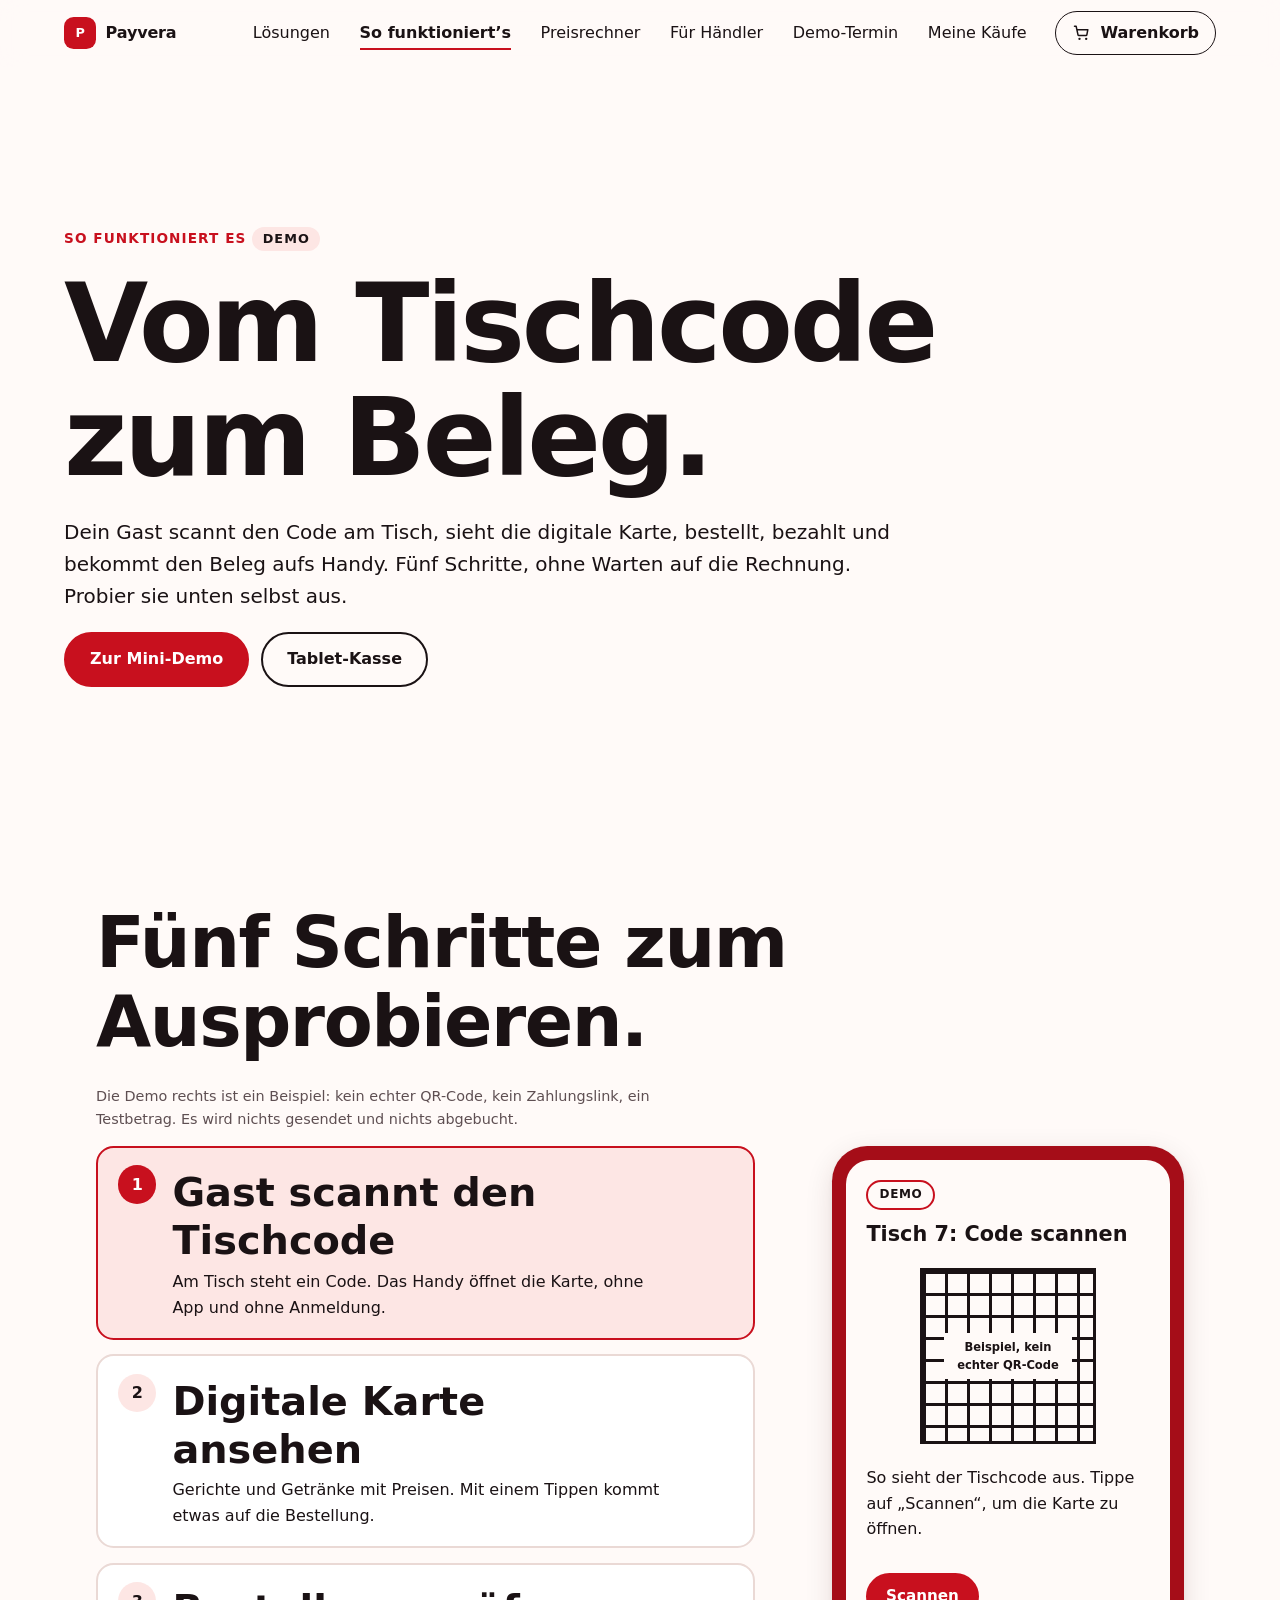
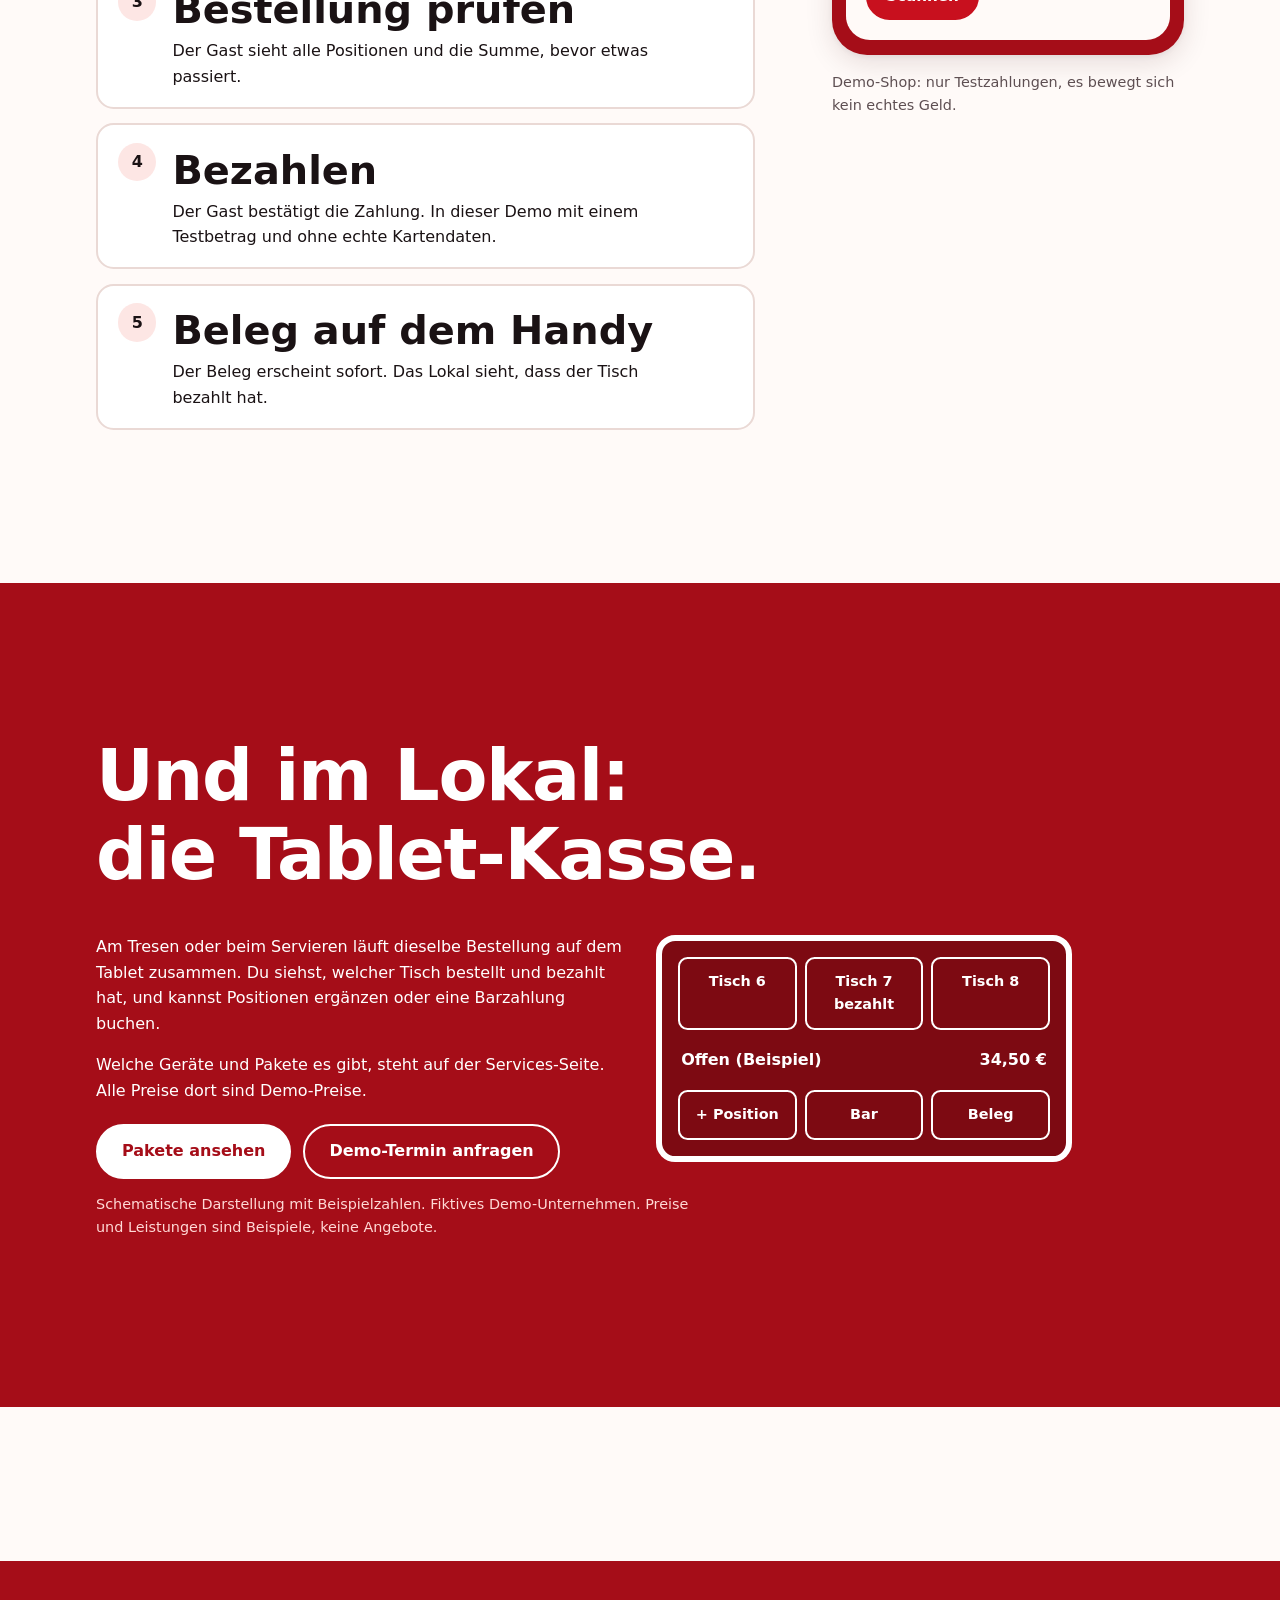
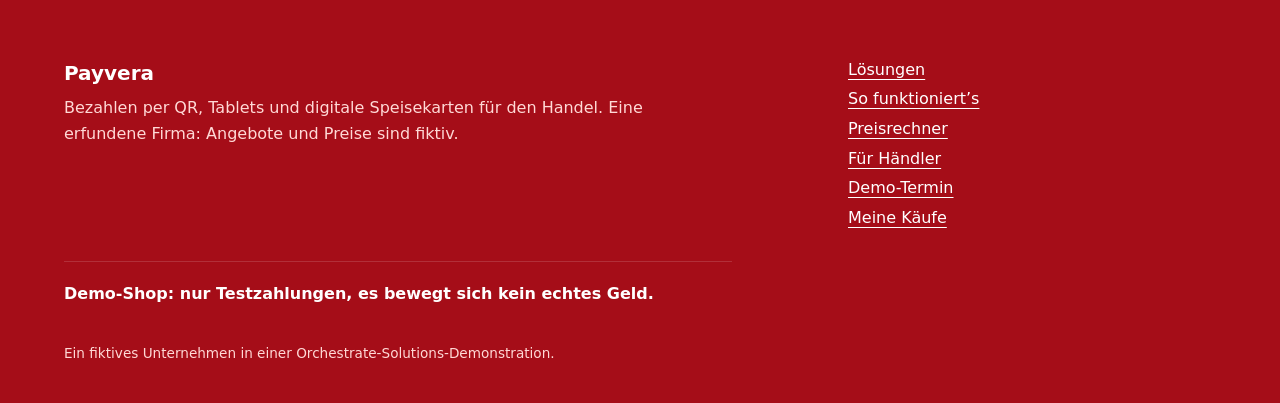
<file: pages/so-funktioniert.html>
<!doctype html>
<html lang="de">
<head>
<meta charset="utf-8">
<meta name="viewport" content="width=device-width, initial-scale=1">
<title>So funktioniert QR-Bezahlen</title>
<meta name="description" content="In fünf Schritten vom Tischcode zum Beleg, mit einer kleinen Handy-Demo zum Ausprobieren. Beispiel, kein echter QR-Code, keine echte Zahlung.">
<style>@view-transition { navigation: auto; }</style>
<link rel="stylesheet" href="../css/tokens.css">
<link rel="stylesheet" href="../css/layout.css">
<link rel="stylesheet" href="../css/site.css">
<link rel="stylesheet" href="../css/shop/core.css">
<link rel="stylesheet" href="../css/shop/cart.css">
<link rel="stylesheet" href="../css/so.css">
<script src="../js/shop/core.js" defer></script>
<script src="../js/shop/cart.js" defer></script>
<script src="../js/nav.js" defer></script>
<script src="../js/motion.js" defer></script>
<script src="../js/so.js" defer></script>
</head>
<body>
<main id="main">
  <section class="band so-hero">
    <p class="so-eyebrow" data-reveal>So funktioniert es <span class="so-tag">Demo</span></p>
    <h1 data-words>Vom Tischcode zum Beleg.</h1>
    <p class="so-lead" data-reveal>Dein Gast scannt den Code am Tisch, sieht die digitale Karte, bestellt, bezahlt und bekommt den Beleg aufs Handy. Fünf Schritte, ohne Warten auf die Rechnung. Probier sie unten selbst aus.</p>
    <p class="so-actions" data-reveal><a class="so-btn" href="#demo">Zur Mini-Demo</a> <a class="so-btn so-btn--ghost" href="#tablet">Tablet-Kasse</a></p>
  </section>

  <section class="band so-sec" id="demo" aria-labelledby="h-demo">
    <div class="so-wrap">
      <h2 id="h-demo" data-reveal>Fünf Schritte zum Ausprobieren.</h2>
      <p class="so-note">Die Demo rechts ist ein Beispiel: kein echter QR-Code, kein Zahlungslink, ein Testbetrag. Es wird nichts gesendet und nichts abgebucht.</p>
      <div class="so-grid">
        <ol class="so-steps" id="so-steps">
          <li><button type="button" data-go="0"><span><strong>Gast scannt den Tischcode</strong><span>Am Tisch steht ein Code. Das Handy öffnet die Karte, ohne App und ohne Anmeldung.</span></span></button></li>
          <li><button type="button" data-go="1"><span><strong>Digitale Karte ansehen</strong><span>Gerichte und Getränke mit Preisen. Mit einem Tippen kommt etwas auf die Bestellung.</span></span></button></li>
          <li><button type="button" data-go="2"><span><strong>Bestellung prüfen</strong><span>Der Gast sieht alle Positionen und die Summe, bevor etwas passiert.</span></span></button></li>
          <li><button type="button" data-go="3"><span><strong>Bezahlen</strong><span>Der Gast bestätigt die Zahlung. In dieser Demo mit einem Testbetrag und ohne echte Kartendaten.</span></span></button></li>
          <li><button type="button" data-go="4"><span><strong>Beleg auf dem Handy</strong><span>Der Beleg erscheint sofort. Das Lokal sieht, dass der Tisch bezahlt hat.</span></span></button></li>
        </ol>

        <div class="so-phonewrap">
          <div class="so-phone" id="so-phone" role="group" aria-label="Handy-Mini-Demo, Beispiel">
            <div class="so-screen" data-screen="0">
              <span class="so-badge">Demo</span>
              <h3>Tisch 7: Code scannen</h3>
              <div class="so-qr" aria-hidden="true"><span>Beispiel, kein echter QR-Code</span></div>
              <p>So sieht der Tischcode aus. Tippe auf „Scannen“, um die Karte zu öffnen.</p>
              <div class="so-nav"><button type="button" class="so-btn" data-next>Scannen</button></div>
            </div>
            <div class="so-screen" data-screen="1">
              <span class="so-badge">Demo</span>
              <h3>Karte, Tisch 7</h3>
              <p class="so-status">Beispiel-Café: Preise sind Beispiele.</p>
              <ul class="so-menu" id="so-menu"></ul>
              <p class="so-status" id="so-count" role="status" aria-live="polite">Noch nichts gewählt.</p>
              <div class="so-nav"><button type="button" class="so-btn so-btn--ghost" data-prev>Zurück</button><button type="button" class="so-btn" data-next id="so-to-order" disabled>Weiter</button></div>
            </div>
            <div class="so-screen" data-screen="2">
              <span class="so-badge">Demo</span>
              <h3>Deine Bestellung</h3>
              <ul class="so-lines" id="so-lines"></ul>
              <p class="so-total"><span>Summe (Beispiel)</span><span id="so-sum">0,00 €</span></p>
              <div class="so-nav"><button type="button" class="so-btn so-btn--ghost" data-prev>Zurück</button><button type="button" class="so-btn" data-next>Zur Zahlung</button></div>
            </div>
            <div class="so-screen" data-screen="3">
              <span class="so-badge">Demo</span>
              <h3>Bezahlen</h3>
              <div class="so-pay">
                <label class="so-field" for="so-card">Testkarte (Beispiel)<input id="so-card" value="4242 4242 4242 4242" readonly aria-describedby="so-cardnote"></label>
                <p class="so-status" id="so-cardnote">Keine echte Karte, keine echte Zahlung. Es bewegt sich kein echtes Geld.</p>
                <p class="so-total"><span>Testbetrag</span><span id="so-sum2">0,00 €</span></p>
              </div>
              <div class="so-nav"><button type="button" class="so-btn so-btn--ghost" data-prev>Zurück</button><button type="button" class="so-btn" data-next>Test-Zahlung bestätigen</button></div>
            </div>
            <div class="so-screen" data-screen="4">
              <span class="so-badge">Demo</span>
              <span class="so-ok" aria-hidden="true">✓</span>
              <h3>Test-Zahlung angenommen</h3>
              <p class="so-status">Beleg, Beispiel. Nr. DEMO-0007, Tisch 7.</p>
              <ul class="so-lines" id="so-rlines"></ul>
              <p class="so-total"><span>Gesamt (Beispiel)</span><span id="so-sum3">0,00 €</span></p>
              <div class="so-nav"><button type="button" class="so-btn so-btn--ghost" data-restart>Von vorn</button></div>
            </div>
          </div>
          <p class="so-note" style="margin-top:1rem">Demo-Shop: nur Testzahlungen, es bewegt sich kein echtes Geld.</p>
        </div>
      </div>
      <noscript><p>Die Mini-Demo braucht JavaScript. Die fünf Schritte stehen oben: Code scannen, Karte ansehen, Bestellung prüfen, bezahlen, Beleg erhalten.</p></noscript>
    </div>
  </section>

  <section class="band band--dark so-sec" id="tablet" aria-labelledby="h-tab">
    <div class="so-wrap">
      <h2 id="h-tab" data-reveal>Und im Lokal: die Tablet-Kasse.</h2>
      <div class="so-tablet">
        <div data-reveal>
          <p>Am Tresen oder beim Servieren läuft dieselbe Bestellung auf dem Tablet zusammen. Du siehst, welcher Tisch bestellt und bezahlt hat, und kannst Positionen ergänzen oder eine Barzahlung buchen.</p>
          <p>Welche Geräte und Pakete es gibt, steht auf der Services-Seite. Alle Preise dort sind Demo-Preise.</p>
          <p class="so-actions"><a class="so-btn" href="services.html">Pakete ansehen</a> <a class="so-btn so-btn--ghost" href="demo-termin.html">Demo-Termin anfragen</a></p>
        </div>
        <div class="so-tab" role="img" aria-label="Schematische Tablet-Kasse, Beispiel">
          <div class="row"><div class="key">Tisch 6</div><div class="key">Tisch 7 bezahlt</div><div class="key">Tisch 8</div></div>
          <div class="sum"><span>Offen (Beispiel)</span><span>34,50 €</span></div>
          <div class="row"><div class="key">+ Position</div><div class="key">Bar</div><div class="key">Beleg</div></div>
        </div>
      </div>
      <p class="so-note">Schematische Darstellung mit Beispielzahlen. Fiktives Demo-Unternehmen. Preise und Leistungen sind Beispiele, keine Angebote.</p>
    </div>
  </section>
</main>
</body>
</html>
</file>
<file: css/tokens.css>
/* tokens.css — Designer. Payvera (Kassen- und Bezahllösungen): BOLD RED AND WHITE, trustworthy and clear.
   Palette: crisp warm white pages, near-black ink text, ONE accent: signal red (#c8101e), and deep red full-bleed bands.
   An original look: no brand lettering, no logo, no images. Pay-by-QR feel comes from CSS only (.qr pattern, .pill, .receipt).
   Contrast (computed): text 17.8, muted 7.5 (6.6 on surface-2), red on page 5.7, white on red 5.9, white on deep red 7.9,
   muted-on-dark 6.0, form borders 4.3 / 3.8 (need 3). Focus ring blue on light, yellow on red bands.
   Type: heavy, tight system sans; tabular mono for prices. Motion: one easing, 400-900 ms, 60 ms stagger. */
:root {
  /* palette */
  --bg: #fffaf8;
  --surface: #ffffff;
  --surface-2: #f7ebe8;
  --text: #1a1214;             /* 17.8:1 on --bg */
  --text-muted: #5e4f52;       /* 7.5:1 on --bg */
  --line: #ead9d5;
  --field-line: #85737a;       /* field and stepper borders: 4.3:1 on --bg, 3.8 on --surface-2 (needs 3:1) */
  --dark: #a50d18;             /* deep red band */
  --dark-2: #7d0a12;
  --ink: #1a1214;              /* near-black band */
  --on-dark: #ffffff;          /* 7.9:1 on --dark */
  --on-dark-muted: #ffd9d6;    /* 6.0:1 on --dark */
  --accent: #c8101e;           /* signal red: 5.7:1 on --bg */
  --accent-strong: #9e0c17;    /* hover */
  --accent-soft: #fde6e4;
  --accent-on-dark: #ffffff;
  --on-accent: #ffffff;        /* 5.9:1 on --accent */
  --sun: #ffd23f;              /* highlight yellow, fills only */
  --sun-ink: #7a5200;
  --success: #17653f;          /* 6.8:1 */
  --danger: #8f0a14;           /* 9.1:1 */
  --warn-bg: #fff3c9;
  --warn-text: #5c3d00;
  --focus: #0b4fd1;
  --focus-on-dark: #ffe27a;    /* 6.1:1 on --dark */

  /* type */
  --font-sans: system-ui, -apple-system, "Segoe UI", Roboto, "Helvetica Neue", Arial, sans-serif;
  --font-display: system-ui, -apple-system, "Segoe UI", Roboto, "Helvetica Neue", Arial, sans-serif;
  --font-mono: ui-monospace, SFMono-Regular, Menlo, Consolas, "Liberation Mono", monospace;
  --fw-display: 850;
  --fs-xs: .8125rem;
  --fs-sm: .9375rem;
  --fs-base: 1.0625rem;
  --fs-lg: clamp(1.2rem, 1rem + .8vw, 1.5rem);
  --fs-step: clamp(1.5rem, 1.05rem + 1.8vw, 2.6rem);
  --fs-h2: clamp(2rem, 1.1rem + 4.2vw, 4.75rem);
  --fs-h1: clamp(2.6rem, 1.2rem + 7vw, 7.5rem);
  --fs-giant: clamp(5rem, 2rem + 17vw, 18rem);
  --lh-tight: .98;
  --lh-snug: 1.15;
  --lh-body: 1.6;
  --track-display: -.045em;
  --track-h2: -.035em;
  --track-label: .12em;
  --measure: 65ch;

  /* spacing, shape, depth */
  --space-1: .25rem; --space-2: .5rem; --space-3: .75rem; --space-4: 1rem;
  --space-5: 1.5rem; --space-6: 2rem; --space-7: 3rem; --space-8: 4.5rem;
  --section: clamp(5rem, 12vw, 10rem);
  --gutter: clamp(1.25rem, 5vw, 4rem);
  --radius-sm: .6rem; --radius: 1.1rem; --radius-lg: 1.75rem; --radius-pill: 999px;
  --border: 1px solid var(--line);
  --rule: 1px solid var(--line);
  --shadow-sm: 0 1px 2px rgba(60, 10, 14, .08), 0 3px 10px rgba(60, 10, 14, .06);
  --shadow: 0 8px 28px rgba(60, 10, 14, .12), 0 2px 6px rgba(60, 10, 14, .06);
  --shadow-lg: 0 28px 70px rgba(120, 8, 16, .22);
  --glow: radial-gradient(55% 60% at 50% 40%, rgba(200, 16, 30, .24), rgba(255, 210, 63, .10) 50%, transparent 72%);
  --gradient-text: linear-gradient(100deg, #c8101e 0%, #ee3b2d 50%, #c8101e 100%);
  --gradient-text-dark: linear-gradient(100deg, #ffffff 0%, #ffd9d6 50%, #ffffff 100%);

  /* CSS-only accents: a QR-like pixel pattern and a receipt zigzag */
  --qr: conic-gradient(from 90deg at 50% 50%, currentColor 0 25%, transparent 0 50%, currentColor 0 75%, transparent 0) 0 0 / 14px 14px;
  --zigzag: linear-gradient(135deg, var(--surface) 25%, transparent 25%) -8px 0 / 16px 16px,
            linear-gradient(225deg, var(--surface) 25%, transparent 25%) -8px 0 / 16px 16px;

  /* motion */
  --ease: cubic-bezier(.2, .7, .2, 1);
  --dur-fast: 400ms;
  --dur: 650ms;
  --dur-slow: 900ms;
  --stagger: 60ms;
  --rise: 1.25rem;
  --blur-in: 6px;
}

@media (prefers-reduced-motion: reduce) {
  :root { --dur-fast: 0ms; --dur: 0ms; --dur-slow: 0ms; --stagger: 0ms; --rise: 0; --blur-in: 0; }
}

/* ---- vocabulary any page can use (all visible without JS) ---- */
.text-gradient {
  background: var(--gradient-text);
  background-size: 200% 100%;
  -webkit-background-clip: text; background-clip: text;
  color: transparent; -webkit-text-fill-color: transparent;
}
.band--dark .text-gradient { background-image: var(--gradient-text-dark); }
.glow { background-image: var(--glow); }

/* red full-bleed band; the near-black one is .band--ink */
.band--ink { background: var(--ink); color: var(--on-dark); }

/* small label: PAY BY QR */
.label, .eyebrow {
  font-family: var(--font-mono); font-size: var(--fs-xs); letter-spacing: var(--track-label);
  text-transform: uppercase; color: var(--accent); font-weight: 700;
}
.band--dark .label, .band--dark .eyebrow { color: var(--on-dark); }

/* prices and figures line up */
.num, .mono, .price { font-family: var(--font-mono); font-variant-numeric: tabular-nums; }

/* QR-style pixel decoration (decorative: pair with aria-hidden) */
.qr { width: 7rem; aspect-ratio: 1; color: var(--accent); background: var(--qr); opacity: .9; border-radius: .4rem; }
.band--dark .qr { color: var(--on-dark); }

/* pill chip, e.g. "Demo-Preis" */
.pill {
  display: inline-block; padding: .25em .8em; border-radius: var(--radius-pill);
  background: var(--accent-soft); color: var(--accent-strong); font-size: var(--fs-xs); font-weight: 700;
}

/* receipt card with a torn bottom edge */
.receipt { background: var(--surface); box-shadow: var(--shadow); border-radius: var(--radius) var(--radius) 0 0; position: relative; }
.receipt::after {
  content: ""; position: absolute; left: 0; right: 0; top: 100%; height: 8px; background: var(--zigzag); filter: drop-shadow(0 4px 4px rgba(60, 10, 14, .08));
}

/* keyboard focus stays visible on the red and ink bands and the footer */
.band--dark, .band--ink, .site-footer { --focus: var(--focus-on-dark); }
</file>
<file: css/layout.css>
/* Layout, shell and motion (UI/UX). Colours and type come from tokens.css; fallbacks keep it working alone. */
@view-transition { navigation: auto; }
:root{--lx-bg:var(--bg,#faf8f5);--lx-fg:var(--text,#1a1815);--lx-accent:var(--accent,#b4472b);--lx-muted:var(--text-muted,#4d5a69);--lx-line:var(--line,#e1d9cb);--lx-dark:var(--dark,#14120f);--lx-on-dark:var(--on-dark,#f7f3ec);--lx-ease:var(--ease,cubic-bezier(.2,.7,.2,1));--lx-space:var(--section,clamp(5rem,12vw,10rem));--lx-gut:var(--gutter,clamp(1.25rem,5vw,4rem));--lx-max:78rem}
*,*::before,*::after{box-sizing:border-box}
html{scroll-behavior:smooth;scroll-padding-top:5rem;-webkit-text-size-adjust:100%}
body{margin:0;background:var(--lx-bg);color:var(--lx-fg);font-family:var(--font-sans,system-ui,sans-serif);line-height:1.6;overflow-x:hidden}
img,svg{max-width:100%;height:auto}
main{display:block;outline:none}
:focus-visible{outline:3px solid var(--focus,var(--lx-accent));outline-offset:3px;border-radius:4px}
.visually-hidden{position:absolute!important;width:1px;height:1px;overflow:hidden;clip:rect(0 0 0 0);white-space:nowrap}
.skip-link{position:fixed;left:1rem;top:-4rem;z-index:200;background:var(--lx-fg);color:var(--lx-bg);padding:.7rem 1rem;border-radius:.5rem;text-decoration:none;transition:top .2s}
.skip-link:focus{top:1rem}
.read-progress{position:fixed;inset:0 0 auto 0;height:3px;z-index:150;pointer-events:none}
.read-progress span{display:block;height:100%;background:var(--lx-accent);transform:scaleX(0);transform-origin:0 50%}
/* header */
.site-header{position:sticky;top:0;z-index:100;background:color-mix(in srgb,var(--lx-bg) 86%,transparent);backdrop-filter:saturate(1.4) blur(12px);border-bottom:1px solid transparent;transition:border-color .3s}
.site-header.is-scrolled{border-bottom-color:var(--lx-line)}
.site-header__inner{max-width:90rem;margin:0 auto;padding:.7rem var(--lx-gut);display:flex;align-items:center;gap:1rem}
.site-brand{display:flex;align-items:center;gap:.6rem;text-decoration:none;color:inherit;font-weight:700;letter-spacing:-.01em;margin-right:auto}
.site-brand__mark{display:grid;place-items:center;min-width:2rem;height:2rem;padding:0 .35rem;font-size:.8rem;border-radius:.6rem;background:var(--lx-accent);color:#fff;font-weight:800}
.site-nav ul,.site-footer ul{list-style:none;margin:0;padding:0;display:flex;gap:.25rem}
.site-nav a{display:block;padding:.55rem .8rem;border-radius:.6rem;color:inherit;text-decoration:none;position:relative}
.site-nav a::after{content:"";position:absolute;left:.8rem;right:.8rem;bottom:.3rem;height:2px;background:var(--lx-accent);transform:scaleX(0);transform-origin:0 50%;transition:transform .4s var(--lx-ease)}
.site-nav a:hover::after,.site-nav a[aria-current="page"]::after{transform:scaleX(1)}
.site-nav a[aria-current="page"]{font-weight:600}
.site-header__actions{display:flex;align-items:center;gap:.5rem}
.nav-toggle{display:none;width:2.75rem;height:2.75rem;border:1px solid var(--lx-line);border-radius:.7rem;background:transparent;color:inherit;cursor:pointer;place-items:center}
.nav-toggle__bars,.nav-toggle__bars::before{display:block;width:1.2rem;height:2px;background:currentColor;position:relative;transition:transform .3s var(--lx-ease)}
.nav-toggle__bars::before{content:"";position:absolute;top:-6px;left:0}
.is-open .nav-toggle__bars{transform:translateY(0) rotate(45deg)}.is-open .nav-toggle__bars::before{transform:translateY(6px) rotate(-90deg)}
@media (max-width:75rem){
  .nav-toggle{display:grid}
  .site-header__inner{flex-wrap:wrap}
  .site-brand{order:1}.site-header__actions{order:2}.nav-toggle{order:3}
  .site-nav{order:4;flex-basis:100%;display:none}
  .is-open .site-nav{display:block}
  .site-nav ul{flex-direction:column;padding-bottom:.6rem}
  .site-nav a{padding:.85rem .5rem;font-size:1.1rem}
}
/* footer */
.site-footer{background:var(--lx-dark);color:var(--lx-on-dark);padding:clamp(3rem,8vw,6rem) var(--lx-gut) 2rem;margin-top:var(--lx-space)}
.site-footer__inner{max-width:var(--lx-max);margin:0 auto;display:grid;gap:1.5rem 3rem;grid-template-columns:2fr 1fr}
.site-footer p{margin:.4rem 0;max-width:60ch;color:var(--on-dark-muted,#aab6c4)}
.site-footer strong{font-size:1.25rem;color:#fff}
.site-footer ul{flex-direction:column}
.site-footer a{color:var(--lx-on-dark);text-underline-offset:.25em}
.site-footer__test{grid-column:1/-1;color:#fff!important;font-weight:600;border-top:1px solid rgba(255,255,255,.14);padding-top:1.2rem}
.site-footer__small{grid-column:1/-1;font-size:.85rem}
@media (max-width:64rem){.site-footer__inner{grid-template-columns:1fr}}
/* bands */
.band{padding:var(--lx-space) var(--lx-gut)}
.band>*{max-width:var(--lx-max);margin-inline:auto}
.band--dark{background:var(--lx-dark);color:var(--lx-on-dark)}.band--dark [data-rotate],.band--dark .steps__word{color:var(--accent-on-dark,#ff9a82)}
.band h2,.hero h1{font-family:var(--font-display,inherit);letter-spacing:-.035em;line-height:1.02;text-wrap:balance}
.band h2{font-size:var(--fs-h2,clamp(2.2rem,6vw,4.5rem));margin:0 0 1.5rem}
.band p{max-width:65ch}
.hero{min-height:100svh;display:flex;flex-direction:column;justify-content:center;padding:6rem var(--lx-gut)}
.hero h1{font-size:var(--fs-h1,clamp(3rem,9vw,7rem));margin:0 0 1.5rem;max-width:16ch}
a{text-underline-offset:.2em}
.btn,button.btn{transition:transform .3s var(--lx-ease),box-shadow .3s}
.btn:hover{transform:translateY(-2px)}
/* reveal */
.js [data-reveal]{opacity:0;transform:translateY(28px);transition:opacity .8s var(--lx-ease),transform .8s var(--lx-ease)}
.js [data-reveal].is-in{opacity:1;transform:none}
.js [data-reveal][data-delay="1"]{transition-delay:.1s}.js [data-reveal][data-delay="2"]{transition-delay:.2s}.js [data-reveal][data-delay="3"]{transition-delay:.3s}
/* words */
[data-words] .w{display:inline-block;overflow:hidden;vertical-align:top;padding-bottom:.12em;margin-bottom:-.12em}
[data-words] .w>span{display:inline-block;opacity:0;transform:translateY(70%);filter:blur(6px);transition:transform .8s var(--lx-ease),opacity .8s var(--lx-ease),filter .8s var(--lx-ease);transition-delay:calc(var(--i,0)*60ms)}
[data-words].is-in .w>span{opacity:1;transform:none;filter:none}
/* kinetic word and gradient sweep */
[data-rotate]{display:inline-block;color:var(--lx-accent);transition:opacity .38s,transform .38s var(--lx-ease)}
[data-rotate].is-out{opacity:0;transform:translateY(-.3em)}
.sweep{background:linear-gradient(100deg,var(--lx-fg) 20%,var(--lx-accent) 50%,var(--lx-fg) 80%);background-size:250% 100%;-webkit-background-clip:text;background-clip:text;color:transparent;animation:sweep 6s linear infinite}
@keyframes sweep{to{background-position:-250% 0}}
/* marquee */
[data-marquee]{overflow:hidden;white-space:nowrap;padding-block:clamp(1rem,3vw,2rem);max-width:none!important;font-size:clamp(4rem,14vw,12rem);font-weight:800;letter-spacing:-.04em;line-height:1}
.marquee__track{display:flex;width:max-content;animation:marquee 40s linear infinite}
.marquee__row{display:flex;gap:.5em;padding-right:.5em}.marquee__row>*{flex:none}
@keyframes marquee{to{transform:translateX(-50%)}}
/* fill statement */
[data-fill]{font-size:clamp(1.8rem,4.6vw,3.6rem);line-height:1.15;letter-spacing:-.025em;font-weight:600;max-width:24ch}
[data-fill] .fw{transition:opacity .2s linear}
/* sticky steps */
[data-sticky-steps]{position:relative;display:grid;grid-template-columns:1fr 1.1fr;gap:3rem;align-items:start}
.steps__word{position:sticky;top:22vh;font-size:clamp(3.5rem,11vw,9rem);font-weight:800;letter-spacing:-.045em;line-height:1;color:var(--lx-accent);min-height:1em;align-self:start}
.steps__word.swap{animation:wordIn .6s var(--lx-ease)}
@keyframes wordIn{from{opacity:0;transform:translateY(.25em);filter:blur(8px)}}
[data-step]{min-height:70vh;display:flex;align-items:center;font-size:clamp(1.5rem,3vw,2.5rem);line-height:1.25;letter-spacing:-.015em;opacity:.3;transition:opacity .5s}
[data-step].is-active{opacity:1}
@media (max-width:64rem){[data-sticky-steps]{grid-template-columns:1fr;gap:0}.steps__word{top:4.5rem;background:var(--lx-bg);z-index:2;padding:.5rem 0;font-size:clamp(3rem,16vw,5rem)}.band--dark .steps__word{background:var(--lx-dark)}[data-step]{min-height:55vh}}
[data-parallax]{will-change:transform}
/* no-JS and reduced motion: everything visible, nothing moves */
@media (prefers-reduced-motion:reduce){
  html{scroll-behavior:auto}
  .js [data-reveal],[data-words] .w>span{opacity:1!important;transform:none!important;filter:none!important;transition:none!important}
  .marquee__track,.sweep{animation:none}.steps__word.swap{animation:none}
  [data-step]{opacity:1}[data-fill] .fw{opacity:1!important}
  @view-transition{navigation:none}
}
/* phone header: brand, cart and menu button share one row */
.site-brand{min-width:0}.site-brand__name{white-space:nowrap;overflow:hidden;text-overflow:ellipsis}
.site-brand__mark,.site-header__actions,.nav-toggle{flex:none}
@media (max-width:30rem){
  .site-header__inner{gap:.5rem}
  .site-header .cart-button-label{position:absolute;width:1px;height:1px;overflow:hidden;clip:rect(0 0 0 0);white-space:nowrap}
}
/* long words in split headlines wrap instead of running past a 320px screen */
[data-words] .w,.h-big .w{max-width:100%;overflow-wrap:anywhere;hyphens:auto}
</file>
<file: css/site.css>
/* Site-wide base (Lead Developer). Tokens come from css/tokens.css. */
@view-transition { navigation: auto; }
*, *::before, *::after { box-sizing: border-box; }
html { scroll-behavior: smooth; -webkit-text-size-adjust: 100%; }
body { margin: 0; font-family: system-ui, -apple-system, "Segoe UI", Roboto, sans-serif; line-height: 1.6; background: var(--bg, #fff); color: var(--text, #111); }
img, svg { max-width: 100%; height: auto; }
a { color: inherit; text-underline-offset: .2em; }
:focus-visible { outline: 3px solid var(--focus, #1a56db); outline-offset: 2px; }
.band { padding-block: clamp(5rem, 12vw, 10rem); padding-inline: max(1rem, 5vw); }
.band--dark { background: var(--dark, #111); color: var(--on-dark, #fff); }
.prose { max-width: 65ch; }
.guide-note { font-size: .9rem; opacity: .8; border-left: 3px solid currentColor; padding-left: 1rem; max-width: 65ch; }
@media (prefers-reduced-motion: reduce) { html { scroll-behavior: auto; } }
</file>
<file: css/shop/core.css>
/* Shared shop styles (Lead Developer). Uses tokens from css/tokens.css with safe fallbacks. */
.btn, .shop-btn {
  display: inline-flex; align-items: center; justify-content: center; gap: .5rem;
  min-height: 44px; padding: .7rem 1.4rem; border: 1.5px solid transparent; border-radius: 999px;
  font: inherit; font-weight: 600; cursor: pointer; text-decoration: none;
  background: var(--accent, #b4342d); color: var(--on-accent, #fff);
  transition: transform .35s cubic-bezier(.2,.7,.2,1), box-shadow .35s, background .2s;
}
.btn:hover, .shop-btn:hover { transform: translateY(-2px); box-shadow: 0 8px 24px rgba(0,0,0,.18); }
.btn:focus-visible, .shop-btn:focus-visible, .shop-chip:focus-visible, .shop-sheet button:focus-visible { outline: 3px solid var(--focus, #1a56db); outline-offset: 2px; }
.btn[disabled], .shop-btn[disabled] { opacity: .5; cursor: not-allowed; transform: none; box-shadow: none; }
.btn--ghost, .shop-btn--ghost { background: transparent; color: inherit; border-color: currentColor; }

.shop-chip {
  display: inline-flex; align-items: center; gap: .35rem; padding: .25rem .8rem; border-radius: 999px;
  font-size: .85rem; font-weight: 600; background: rgba(127,127,127,.14); color: inherit; border: 0;
}
.shop-chip--accent { background: var(--accent, #b4342d); color: var(--on-accent, #fff); }

.shop-card { background: var(--surface, #fff); color: var(--text, #111); border-radius: 20px; padding: clamp(1.2rem, 3vw, 2rem); box-shadow: 0 2px 4px rgba(0,0,0,.05), 0 12px 32px rgba(0,0,0,.08); }

.shop-field { display: grid; grid-template-columns: minmax(0, 1fr); gap: .35rem; margin-block: 1rem; }
.shop-field input, .shop-field select, .shop-field textarea { max-width: 100%; }
.shop-field label { font-weight: 600; font-size: .95rem; }
.shop-field input, .shop-field select, .shop-field textarea {
  font: inherit; padding: .75rem 1rem; border-radius: 12px; border: 1.5px solid rgba(127,127,127,.5); background: var(--surface, #fff); color: inherit; min-height: 44px;
}
.shop-field input:focus-visible, .shop-field select:focus-visible, .shop-field textarea:focus-visible { outline: 3px solid var(--focus, #1a56db); outline-offset: 1px; }
.shop-field .shop-error { color: var(--danger, #b00020); font-size: .9rem; }

.shop-sheet-backdrop { position: fixed; inset: 0; background: rgba(0,0,0,.5); opacity: 0; pointer-events: none; transition: opacity .3s; z-index: 80; }
.shop-sheet-backdrop.is-open { opacity: 1; pointer-events: auto; }
.shop-sheet {
  position: fixed; z-index: 90; background: var(--surface, #fff); color: var(--text, #111);
  inset: auto 0 0 0; max-height: 90svh; overflow: auto; padding: 1.5rem; border-radius: 24px 24px 0 0;
  transform: translateY(100%); transition: transform .5s cubic-bezier(.2,.7,.2,1);
}
.shop-sheet.is-open { transform: none; }
@media (min-width: 720px) {
  .shop-sheet { inset: 0 0 0 auto; width: min(460px, 100vw); max-height: none; border-radius: 24px 0 0 24px; transform: translateX(100%); }
  .shop-sheet.is-open { transform: none; }
}

.shop-stepper { display: inline-flex; align-items: center; gap: .25rem; border: 1.5px solid rgba(127,127,127,.5); border-radius: 999px; }
.shop-stepper button { width: 44px; height: 44px; border: 0; background: transparent; color: inherit; font-size: 1.3rem; cursor: pointer; border-radius: 50%; }
.shop-stepper output { min-width: 2ch; text-align: center; font-weight: 600; }

#shop-toasts { position: fixed; z-index: 100; inset: auto 0 5rem 0; display: grid; justify-items: center; gap: .5rem; pointer-events: none; padding-inline: 1rem; }
.shop-toast { background: #111; color: #fff; padding: .8rem 1.3rem; border-radius: 14px; box-shadow: 0 12px 32px rgba(0,0,0,.3); opacity: 0; transform: translateY(12px); transition: opacity .4s, transform .4s cubic-bezier(.2,.7,.2,1); }
.shop-toast.is-in { opacity: 1; transform: none; }
.shop-toast--error { background: #b00020; }

.shop-testlabel { display: inline-block; padding: .35rem .8rem; border-radius: 8px; background: #fff3cd; color: #5c4300; font-weight: 600; font-size: .9rem; }
.shop-sr { position: absolute; width: 1px; height: 1px; overflow: hidden; clip: rect(0 0 0 0); white-space: nowrap; }

@media (prefers-reduced-motion: reduce) {
  .btn, .shop-btn, .shop-sheet, .shop-sheet-backdrop, .shop-toast { transition: none; }
}

/* Guide gate (demo, not real protection): <body data-guide="item-id">, [data-locked] shown only when bought, [data-teaser] only when not. */
.guide-checking [data-locked], .guide-checking [data-teaser] { visibility: hidden; }
.guide-locked [data-locked] { display: none !important; }
.guide-unlocked [data-teaser] { display: none !important; }
</file>
<file: css/shop/cart.css>
/* Cart drawer (Senior Developer 2). Uses only tokens from css/tokens.css. */
.cart-button { display: inline-flex; align-items: center; gap: .5rem; min-height: 44px; padding: .5rem 1rem; border-radius: var(--radius-pill, 999px); border: 1.5px solid currentColor; background: transparent; color: inherit; font: inherit; font-weight: 600; cursor: pointer; transition: transform .3s cubic-bezier(.2,.7,.2,1), box-shadow .3s; }
.cart-button:hover { transform: translateY(-2px); box-shadow: 0 8px 24px rgba(0,0,0,.18); }
.cart-button:focus-visible, .cart-close:focus-visible, .cart-remove:focus-visible, .cart-checkout:focus-visible { outline: 3px solid var(--focus, #1a56db); outline-offset: 2px; }
.cart-button--float { position: fixed; top: 1rem; right: 1rem; z-index: 70; background: var(--bg, #fff); color: var(--text, #111); box-shadow: var(--shadow, 0 6px 20px rgba(0,0,0,.15)); }
.cart-count { min-width: 1.5rem; height: 1.5rem; padding: 0 .4rem; display: inline-grid; place-items: center; border-radius: var(--radius-pill, 999px); background: var(--accent, #b4342d); color: var(--on-accent, #fff); font-size: .8rem; font-weight: 700; }
.cart-count[hidden] { display: none; }
@media (max-width: 480px) { .cart-button-label { position: absolute; width: 1px; height: 1px; overflow: hidden; clip: rect(0 0 0 0); } }

/* above the sticky site header (z-index 100) and the progress bar (150) */
.cart-backdrop { z-index: 160; }
.cart-drawer { z-index: 170; }
.cart-lock { overflow: hidden; }
.cart-drawer { display: flex; flex-direction: column; }
.cart-drawer[hidden] { display: none; }
.cart-head { display: flex; align-items: center; justify-content: space-between; padding: 1.2rem 1.4rem; border-bottom: 1px solid rgba(127,127,127,.25); }
.cart-head h2 { margin: 0; font-size: 1.5rem; letter-spacing: -.02em; }
.cart-close { width: 44px; height: 44px; border: 0; border-radius: 50%; background: transparent; color: inherit; font-size: 1.8rem; line-height: 1; cursor: pointer; }
.cart-close:hover { background: rgba(127,127,127,.15); }
.cart-body { flex: 1; overflow-y: auto; padding: .5rem 1.4rem; overscroll-behavior: contain; }
.cart-lines { list-style: none; margin: 0; padding: 0; }
.cart-line { display: grid; grid-template-columns: 1fr auto; gap: .5rem 1rem; align-items: start; padding: 1.1rem 0; border-bottom: 1px solid rgba(127,127,127,.2); }
.cart-line-name { margin: 0; font-weight: 700; }
.cart-line-meta { margin: .2rem 0 0; font-size: .9rem; opacity: .75; }
.cart-line-price { margin: 0; font-weight: 700; font-variant-numeric: tabular-nums; text-align: right; }
.cart-remove { justify-self: end; border: 0; background: transparent; color: inherit; text-decoration: underline; text-underline-offset: 3px; font: inherit; font-size: .9rem; min-height: 44px; padding: 0 .5rem; cursor: pointer; opacity: .8; }
.cart-remove:hover { opacity: 1; }
.cart-stepper { justify-self: start; }
.cart-single { justify-self: start; margin: 0; align-self: center; font-size: .9rem; font-weight: 600; opacity: .8; }
.cart-foot { padding: 1.2rem 1.4rem calc(1.2rem + env(safe-area-inset-bottom, 0px)); border-top: 1px solid rgba(127,127,127,.25); display: grid; gap: .9rem; }
.cart-sums { margin: 0; display: grid; gap: .4rem; }
.cart-sums div { display: flex; justify-content: space-between; gap: 1rem; }
.cart-sums dt, .cart-sums dd { margin: 0; }
.cart-sums dd { font-variant-numeric: tabular-nums; }
.cart-discount { color: var(--success, #1b6e3c); }
.cart-total { font-size: 1.35rem; font-weight: 800; padding-top: .5rem; border-top: 1px solid rgba(127,127,127,.25); }
.cart-checkout { text-align: center; justify-content: center; text-decoration: none; width: 100%; }
.cart-checkout[aria-disabled="true"] { opacity: .6; }
.cart-loading { margin: 0; opacity: .75; }
.cart-error { margin: 1rem 0; color: var(--danger, #b00020); font-weight: 600; }
.cart-empty { text-align: center; padding: 3rem 1rem; display: grid; gap: .8rem; justify-items: center; }
.cart-empty-title { font-size: 1.4rem; font-weight: 700; margin: 0; }
.cart-empty p { margin: 0; }
.cart-foot .shop-testlabel { text-align: center; }
@media (prefers-reduced-motion: reduce) { .cart-button { transition: none; } }

.cart-line--bad { outline: 2px solid var(--danger, #b00020); outline-offset: 4px; border-radius: var(--radius, 8px); }
.cart-checkout[aria-disabled="true"] { opacity: .55; pointer-events: none; }
</file>
<file: css/shop/order.css>
/* Bestellbestätigung (Senior Developer 4, Payvera). Farben nur aus tokens.css. */
.ord { padding-block: clamp(4rem, 10vw, 8rem); }
.ord__wrap { max-width: 52rem; margin-inline: auto; }
.ord__eyebrow { margin: 0 0 .75rem; font-size: .85rem; letter-spacing: .12em; text-transform: uppercase; font-weight: 700; color: var(--accent, #b3121f); }
.ord__title { margin: 0 0 1.25rem; font-size: clamp(2.2rem, 6.5vw, 4.5rem); line-height: 1.04; letter-spacing: -.025em; }
.ord__muted { max-width: 65ch; color: var(--text-muted, inherit); }
.ord__test { display: inline-block; margin: 1rem 0 0; padding: .35rem .9rem; border-radius: var(--radius-pill, 999px); font-size: .9rem; font-weight: 700; background: var(--warn-bg, #fff3c4); color: var(--warn-text, #4a3700); }
.ord__number { display: inline-flex; flex-direction: column; margin: .25rem 0 1.5rem; padding: 1rem 1.5rem; border-radius: var(--radius-lg, 1rem); background: var(--surface, rgba(127,127,127,.12)); border: var(--border, 0); box-shadow: var(--shadow, 0 6px 24px rgba(0,0,0,.1)); }
.ord__number small { font-size: .8rem; letter-spacing: .1em; text-transform: uppercase; color: var(--text-muted, inherit); }
.ord__number strong { font-family: var(--font-mono, ui-monospace, Menlo, Consolas, monospace); font-size: clamp(2.2rem, 8vw, 4rem); letter-spacing: .02em; line-height: 1.05; }
.ord__card { margin: 0 0 1.25rem; padding: 1.25rem 1.5rem; border-radius: var(--radius-lg, 1rem); background: var(--surface, rgba(127,127,127,.12)); color: var(--text, inherit); border: var(--border, 0); box-shadow: var(--shadow-sm, 0 4px 18px rgba(0,0,0,.07)); }
.ord__card h2 { margin: 0 0 .75rem; font-size: 1.3rem; }
.ord__lines, .ord__steps, .ord__list { list-style: none; margin: 0; padding: 0; }
.ord__lines li { display: flex; justify-content: space-between; gap: 1rem; padding: .6rem 0; border-bottom: var(--rule, 1px solid rgba(127,127,127,.3)); }
.ord__lines li:last-child { border-bottom: 0; }
.ord__lines small { display: block; color: var(--text-muted, inherit); }
.ord__sub { display: flex; justify-content: space-between; margin-top: .25rem; color: var(--text-muted, inherit); }
.ord__sum { display: flex; justify-content: space-between; margin-top: .5rem; padding-top: .5rem; border-top: var(--border, 2px solid currentColor); font-weight: 700; font-size: 1.15rem; }
.ord__next { padding: .75rem 0; border-bottom: var(--rule, 1px solid rgba(127,127,127,.3)); }
.ord__next:last-of-type { border-bottom: 0; }
.ord__next h3 { margin: 0 0 .25rem; font-size: 1.05rem; }
.ord__next p { margin: .15rem 0; max-width: 65ch; }
.ord__steps { display: flex; flex-wrap: wrap; gap: .5rem; margin-bottom: .75rem; }
.ord__steps li { padding: .3rem .8rem; border-radius: var(--radius-pill, 999px); border: var(--border, 1px solid currentColor); font-size: .9rem; color: var(--text-muted, inherit); background: var(--bg, transparent); }
.ord__steps li.is-done { background: var(--accent, #b3121f); border-color: var(--accent, #b3121f); color: var(--on-accent, #fff); }
.ord__actions { display: flex; flex-wrap: wrap; gap: .75rem; margin-top: 1rem; }
.ord__btn { display: inline-block; padding: .8rem 1.4rem; font: inherit; font-weight: 700; text-decoration: none; text-align: center; cursor: pointer; color: var(--on-accent, #fff); background: var(--accent, #b3121f); border: var(--border, 2px solid var(--accent, #b3121f)); border-radius: var(--radius-pill, 999px); transition: transform .25s cubic-bezier(.2,.7,.2,1), box-shadow .25s; }
.ord__btn:hover { transform: translateY(-2px); box-shadow: var(--shadow-sm, 0 8px 20px rgba(0,0,0,.2)); }
.ord__btn--ghost { background: var(--surface, transparent); color: var(--text, inherit); }
.ord__btn:focus-visible { outline: 3px solid var(--focus, #1a56db); outline-offset: 2px; }
.ord__error { padding: 1rem 1.25rem; border-radius: var(--radius, .75rem); border: 2px solid var(--danger, #b3261e); }
.ord__badge { display: inline-block; padding: .1rem .6rem; border-radius: var(--radius-pill, 999px); font-size: .78rem; font-weight: 700; background: var(--accent, #b3121f); color: var(--on-accent, #fff); }
.ord__list > li { display: flex; flex-wrap: wrap; justify-content: space-between; align-items: center; gap: .5rem 1rem; padding: .75rem 0; border-bottom: var(--rule, 1px solid rgba(127,127,127,.3)); }
.ord__list > li:last-child { border-bottom: 0; }
.ord__empty { padding: 2rem 1.5rem; text-align: center; }
.ord__gate { margin-top: 2rem; font-size: .9rem; }
.ord__spin { display: inline-block; width: 1.1rem; height: 1.1rem; margin-right: .5rem; vertical-align: -.2em; border: 3px solid rgba(127,127,127,.35); border-top-color: var(--accent, #b3121f); border-radius: 50%; animation: ord-spin 1s linear infinite; }
@keyframes ord-spin { to { transform: rotate(360deg); } }
@media (max-width: 40rem) { .ord__card { padding: 1rem; } .ord__actions .ord__btn { flex: 1 1 100%; } }
@media (prefers-reduced-motion: reduce) { .ord__spin { animation: none; } .ord__btn { transition: none; } .ord__btn:hover { transform: none; } }
.ord__printhint { font-size: .9rem; }
@media print { .ord__actions, .ord__test { display: none; } }
</file>
<file: css/shop/account.css>
/* My purchases (Senior Developer 4, Payvera). Colours only from tokens.css. */
.acc-retry { margin-top: .75rem; }
.ord__list .ord__btn { padding: .55rem 1.1rem; }
.ord__list > li > span:first-child { flex: 1 1 14rem; }
</file>
<file: css/shop/checkout.css>
.checkout { padding-block: clamp(3rem, 8vw, 6rem); }
.checkout__wrap { max-width: 1100px; margin-inline: auto; padding-inline: 1rem; }
.checkout h1 { font-size: clamp(2.4rem, 7vw, 4.5rem); letter-spacing: -.03em; line-height: 1; margin: 0 0 .5rem; }
.checkout__lead { max-width: 60ch; opacity: .8; margin: 0 0 1.5rem; }
.checkout__grid { display: grid; gap: 1.5rem; grid-template-columns: minmax(0, 1fr); align-items: start; }
@media (min-width: 860px) { .checkout__grid { grid-template-columns: minmax(0, 1.2fr) minmax(0, 1fr); } .checkout__summary { position: sticky; top: 5rem; } }
.checkout h2 { font-size: 1.25rem; margin: 1.2rem 0 .2rem; }
.checkout form h2:first-child, .checkout__summary h2 { margin-top: 0; }
.checkout__row { display: flex; gap: .5rem; }
.checkout__row input { flex: 1; min-width: 0; font: inherit; padding: .75rem 1rem; border-radius: 12px; border: 1.5px solid var(--field-line, #6b7480); background: var(--surface, #fff); color: inherit; min-height: 44px; }
.checkout__chips { display: flex; flex-wrap: wrap; gap: .5rem; }
.checkout__chips button { cursor: pointer; border: 1.5px solid var(--field-line, #6b7480); }
.checkout__hint { font-size: .9rem; opacity: .75; }
.checkout__lines { list-style: none; margin: 0 0 1rem; padding: 0; display: grid; gap: .8rem; }
.checkout__lines li { display: flex; justify-content: space-between; gap: 1rem; }
.checkout__lines small { display: block; opacity: .7; }
.checkout__totals { margin: 0 0 1rem; display: grid; gap: .4rem; }
.checkout__totals div { display: flex; justify-content: space-between; gap: 1rem; }
.checkout__totals dt, .checkout__totals dd { margin: 0; }
.checkout__totals .is-total { font-size: 1.4rem; font-weight: 700; border-top: 1.5px solid rgba(127,127,127,.35); padding-top: .6rem; }
.checkout__totals .is-saving dd { color: var(--success, #12703a); font-weight: 600; }
.checkout__pay { width: 100%; margin-bottom: .8rem; font-size: 1.1rem; }
.checkout__back { display: inline-block; margin-top: .5rem; }
.shop-error:empty { display: none; }
#co-banner:not(:empty) { padding: 1rem 1.2rem; border-radius: 14px; background: #fff3cd; color: #5c4300; margin-bottom: 1.5rem; font-weight: 600; }
.checkout__empty { text-align: center; }
.checkout.is-loading #co-lines { opacity: .5; }
.checkout [hidden] { display: none !important; }

/* Long coupon and field text must never widen the page. */
.checkout .shop-field { grid-template-columns: minmax(0, 1fr); min-width: 0; }
.checkout .shop-field input, .checkout .shop-field select, .checkout .shop-field textarea { max-width: 100%; box-sizing: border-box; }
.checkout form, .checkout__summary { min-width: 0; }
</file>
<file: css/booking.css>
/* Demo-Anfrage (senior6). Nur Tokens. */
.bk{padding-block:clamp(4rem,9vw,8rem)}
.bk__wrap{max-width:74rem;margin-inline:auto;min-width:0}
.bk__eyebrow{margin:0 0 .5rem;font-size:.85rem;letter-spacing:.14em;text-transform:uppercase;color:var(--text-muted,#565d66)}
.bk h1{font-size:clamp(2.2rem,6vw,4.6rem);line-height:1.04;letter-spacing:-.03em;margin:0 0 1rem;max-width:18ch;overflow-wrap:break-word;hyphens:auto}
.bk__lead{max-width:62ch;color:var(--text-muted,#565d66);margin:0 0 clamp(2rem,5vw,3.5rem)}
.bk__grid{display:grid;gap:clamp(1.5rem,4vw,3rem);grid-template-columns:minmax(0,1.15fr) minmax(0,1fr);align-items:start}
@media (max-width:52rem){.bk__grid{grid-template-columns:minmax(0,1fr)}}
.bk__cal,.bk__form{min-width:0;background:var(--surface,#fff);border:1px solid var(--line,#dcd8cd);border-radius:1.4rem;padding:clamp(1rem,3vw,1.75rem);box-shadow:0 12px 34px rgba(0,0,0,.06)}
.bk h2{font-size:1.25rem;margin:0}
.bk__calhead{display:flex;justify-content:space-between;align-items:center;gap:.75rem;margin-bottom:1rem}
.bk__calhead h2{text-align:center;flex:1;text-transform:capitalize}
.bk__nav{font:inherit;width:2.75rem;height:2.75rem;border-radius:50%;border:2px solid var(--field-line,#6b7480);background:transparent;color:inherit;cursor:pointer;flex:none}
.bk__nav:disabled{opacity:.4;cursor:default}
.bk__nav:focus-visible,.bk__d:focus-visible,.bk__slot:focus-within{outline:3px solid var(--focus,#1a56db);outline-offset:2px}
.bk__days{display:grid;grid-template-columns:repeat(7,minmax(0,1fr));gap:.25rem}
.bk__wd{font-size:.75rem;text-align:center;color:var(--text-muted,#565d66);padding:.3rem 0;text-transform:uppercase;letter-spacing:.06em}
.bk__d{font:inherit;min-width:0;aspect-ratio:1/1;min-height:2.75rem;border:2px solid transparent;border-radius:.8rem;background:transparent;color:inherit;display:flex;flex-direction:column;align-items:center;justify-content:center;gap:.05rem;cursor:pointer;padding:0;transition:background .2s,transform .2s}
.bk__d small{font-size:.65rem;color:var(--text-muted,#565d66);line-height:1}
.bk__d.is-off{color:var(--text-muted,#565d66);opacity:.55;cursor:default}
.bk__d.is-free:hover{background:var(--bg,#faf9f6);transform:translateY(-1px)}
.bk__d.is-free{border-color:var(--line,#dcd8cd)}
.bk__d.is-today{box-shadow:0 0 0 2px var(--accent,#c8102e) inset;font-weight:700}
.bk__d.is-sel{background:var(--accent,#c8102e);color:var(--on-accent,#fff);border-color:var(--accent,#c8102e)}
.bk__d.is-sel small{color:var(--on-accent,#fff)}
.bk__hint,.bk__muted,.bk__unit{font-size:.85rem;color:var(--text-muted,#565d66)}
.bk__hint{margin:.8rem 0 0}
.bk__slotsh{margin:1.4rem 0 .6rem;font-size:1rem}
.bk__slots{display:flex;flex-wrap:wrap;gap:.5rem}
.bk__slot{position:relative}
.bk__slot input{position:absolute;opacity:0;width:1px;height:1px}
.bk__slot span{display:block;padding:.6rem 1rem;min-height:2.75rem;border:2px solid var(--field-line,#6b7480);border-radius:999px;cursor:pointer;font-variant-numeric:tabular-nums}
.bk__slot input:checked+span{background:var(--accent,#c8102e);border-color:var(--accent,#c8102e);color:var(--on-accent,#fff)}
.bk__slot input:focus-visible+span{outline:3px solid var(--focus,#1a56db);outline-offset:2px}
.bk__slot.is-taken span{text-decoration:line-through;opacity:.6;cursor:not-allowed}
.bk__form{display:grid;gap:1.1rem}
.bk__f{border:0;margin:0;padding:0;min-width:0;display:grid;gap:.4rem}
.bk__f>label,.bk__f>legend{font-weight:600;padding:0}
.bk input:not([type=checkbox]):not([type=radio]),.bk select{width:100%;min-width:0;font:inherit;padding:.7rem .8rem;border-radius:.6rem;border:2px solid var(--field-line,#6b7480);background:var(--surface,#fff);color:inherit}
.bk input[readonly]{background:var(--bg,#faf9f6)}
.bk input:focus-visible,.bk select:focus-visible{outline:3px solid var(--focus,#1a56db);outline-offset:2px}
.bk [aria-invalid=true]{border-color:var(--danger,#b00020)!important}
.bk__check{display:flex;gap:.7rem;align-items:center;min-height:2.5rem;cursor:pointer}
.bk__check input{width:1.3rem;height:1.3rem;flex:none;accent-color:var(--accent,#c8102e)}
.bk__error{margin:0;color:var(--danger,#b00020);font-weight:600}
.bk__btn,.bk__ghost{font:inherit;font-weight:600;border-radius:999px;padding:.85rem 1.5rem;cursor:pointer;transition:transform .25s,box-shadow .25s}
.bk__btn{border:0;background:var(--accent,#c8102e);color:var(--on-accent,#fff)}
.bk__ghost{border:2px solid var(--field-line,#6b7480);background:transparent;color:inherit}
.bk__btn:hover,.bk__ghost:hover{transform:translateY(-2px);box-shadow:0 10px 24px rgba(0,0,0,.18)}
.bk__btn:focus-visible,.bk__ghost:focus-visible{outline:3px solid var(--focus,#1a56db);outline-offset:3px}
.bk__note{margin:0;font-size:.85rem;color:var(--text-muted,#565d66)}
.bk__done{margin-top:2rem;padding:clamp(1.25rem,3vw,2rem);border-radius:1.4rem;background:var(--dark,#1a1a1a);color:var(--on-dark,#fff)}
.bk__done h2{font-size:clamp(1.5rem,4vw,2.2rem);margin:0 0 .6rem}
.bk__done p{margin:.3rem 0;max-width:62ch}
.bk__done .bk__ghost{color:inherit;border-color:currentColor;margin-top:1rem}
.bk__mine{margin-top:2.5rem}
.bk__mine ul{list-style:none;padding:0;display:grid;gap:.6rem}
.bk__mine li{display:flex;justify-content:space-between;gap:1rem;flex-wrap:wrap;align-items:center;padding:.8rem 1rem;border:1px solid var(--line,#dcd8cd);border-radius:.9rem;background:var(--surface,#fff)}
.bk__mine button{font:inherit;background:none;border:0;text-decoration:underline;color:inherit;cursor:pointer;min-height:2.75rem;padding:0 .5rem}
@media (max-width:30rem){.bk__d small{display:none}}
@media (prefers-reduced-motion:reduce){.bk__d,.bk__btn,.bk__ghost{transition:none}.bk__d.is-free:hover,.bk__btn:hover,.bk__ghost:hover{transform:none}}
</file>
<file: css/haendler.css>
/* Händler-Geschichten (Senior Dev 7). Nur Variablen aus css/tokens.css. */
main .band > * { margin-inline: 0; }
.hd-hero { min-height: 70svh; display: grid; align-content: center; padding-block: clamp(6rem, 14vw, 10rem) clamp(2.5rem, 5vw, 4rem); background: var(--glow, none), linear-gradient(135deg, var(--accent-soft), var(--bg) 65%); }
.hd-eyebrow { font-weight: 700; letter-spacing: .08em; text-transform: uppercase; font-size: .85rem; color: var(--accent-strong); margin: 0 0 1rem; }
.hd-hero h1 { font-family: var(--font-display); font-size: var(--fs-h1); letter-spacing: -.03em; line-height: 1.05; margin: 0 0 1.25rem; max-width: 14ch; text-wrap: balance; }
.hd-lead { font-size: var(--fs-lg); max-width: 58ch; margin: 0 0 1rem; }
.hd-tag { display: inline-block; padding: .1rem .65rem; border-radius: 999px; background: var(--accent-soft); color: var(--text); font-size: .8rem; font-weight: 700; letter-spacing: 0; text-transform: none; vertical-align: middle; }
.hd-marquee { padding-block: clamp(2rem, 5vw, 3.5rem); overflow: hidden; }
.hd-marquee-text { font-family: var(--font-display); font-size: var(--fs-giant); font-weight: 800; letter-spacing: -.03em; line-height: 1; white-space: nowrap; }
.hd-sec h2 { font-family: var(--font-display); font-size: var(--fs-h2); letter-spacing: -.02em; line-height: 1.1; margin: 0 0 1.5rem; max-width: 18ch; text-wrap: balance; }
.hd-filter { display: flex; flex-wrap: wrap; gap: .6rem; margin-bottom: 1rem; }
.hd-chip { font: inherit; font-weight: 600; min-height: 2.75rem; padding: .55rem 1.2rem; border-radius: 999px; border: 2px solid var(--field-line); background: var(--surface); color: var(--text); cursor: pointer; transition: transform .25s cubic-bezier(.2,.7,.2,1), background .2s; }
.hd-chip:hover { transform: translateY(-2px); border-color: var(--accent); }
.hd-chip[aria-pressed="true"] { background: var(--accent); border-color: var(--accent); color: var(--on-accent); }
.hd-chip:focus-visible, .hd-btn:focus-visible, .hd-pk a:focus-visible { outline: 3px solid var(--focus, var(--accent)); outline-offset: 3px; }
.hd-count { color: var(--text-muted); font-weight: 600; margin: 0 0 2rem; }
.hd-list { display: grid; gap: 1.5rem; grid-template-columns: repeat(auto-fit, minmax(min(21rem, 100%), 1fr)); }
.hd-story { background: var(--surface); border-radius: var(--radius); padding: 1.75rem; box-shadow: var(--shadow); border-top: 8px solid var(--accent); min-width: 0; scroll-margin-top: 6rem; }
.hd-story[hidden] { display: none; }
.hd-branche { font-weight: 700; letter-spacing: .08em; text-transform: uppercase; font-size: .8rem; color: var(--accent-strong); margin: 0 0 .5rem; }
.hd-story h3 { font-family: var(--font-display); font-size: var(--fs-step); line-height: 1.15; margin: 0 0 1rem; }
.hd-story-text { margin: 0 0 1.25rem; max-width: 55ch; }
.hd-metrics { margin: 0 0 .75rem; display: grid; gap: 1rem; }
.hd-metric dt { font-weight: 700; margin-bottom: .4rem; }
.hd-metric dd { margin: 0; display: grid; gap: .25rem; }
.hd-bar { display: block; height: .7rem; width: var(--w); border-radius: 999px; }
.hd-bar--vor { background: var(--text-muted); }
.hd-bar--nach { background: var(--accent); }
.hd-val { font-size: var(--fs-sm); margin-bottom: .35rem; }
.hd-fine { font-size: var(--fs-sm); color: var(--text-muted); margin: 0 0 1rem; }
.hd-pk-h { font-weight: 700; margin: 0 0 .4rem; }
.hd-pk ul { list-style: none; margin: 0; padding: 0; display: flex; flex-wrap: wrap; gap: .5rem; }
.hd-pk a { display: inline-block; padding: .45rem .95rem; border-radius: 999px; background: var(--accent-soft); color: var(--text); font-weight: 600; text-decoration: none; border: 2px solid var(--accent); overflow-wrap: anywhere; }
.hd-pk a:hover { background: var(--accent); color: var(--on-accent); }
.hd-empty { font-size: var(--fs-lg); }
.hd-actions { display: flex; flex-wrap: wrap; gap: .75rem; margin: 1.25rem 0; }
.hd-btn { font: inherit; font-weight: 700; padding: .8rem 1.5rem; border-radius: 999px; border: 2px solid var(--accent-on-dark); background: var(--accent-on-dark); color: var(--dark); text-decoration: none; display: inline-block; transition: transform .25s cubic-bezier(.2,.7,.2,1); }
.hd-btn:hover { transform: translateY(-2px); }
.hd-btn--ghost { background: transparent; color: var(--on-dark); }
.hd-note { font-size: var(--fs-sm); color: var(--on-dark-muted); max-width: 65ch; }
.hd-story-text, .hd-story h3, .hd-val, .hd-metric dt { overflow-wrap: anywhere; }
@media (prefers-reduced-motion: reduce) { .hd-chip, .hd-btn { transition: none; } .hd-chip:hover, .hd-btn:hover { transform: none; } }
</file>
<file: css/rechner.css>
/* rechner.css (Senior Dev 5): Gebühren- und Preisrechner. Tokens only. */
.rc-hero { padding-block: clamp(6rem, 14vw, 11rem) clamp(3rem, 6vw, 5rem); background: var(--glow), linear-gradient(135deg, var(--accent-soft), var(--bg) 65%); }
.rc-hero h1 { font-family: var(--font-display); font-size: var(--fs-h1); letter-spacing: var(--track-display); line-height: var(--lh-tight); max-width: 16ch; margin: 0 0 1.5rem; text-wrap: balance; }
.rc-eyebrow { font-weight: 700; letter-spacing: .08em; text-transform: uppercase; font-size: var(--fs-sm); color: var(--accent-strong); margin: 0 0 1rem; }
.rc-demo, .rc-tag { display: inline-block; margin-left: .5rem; padding: .1rem .6rem; border-radius: var(--radius-pill); background: var(--accent-soft); font-size: var(--fs-xs); letter-spacing: 0; text-transform: none; font-weight: 700; }
.rc-lead { font-size: var(--fs-lg); max-width: 60ch; }
.rc-sec h2 { font-family: var(--font-display); font-size: var(--fs-h2); letter-spacing: var(--track-h2); line-height: var(--lh-tight); margin: 0 0 2rem; max-width: 18ch; text-wrap: balance; }
.rc-layout { display: grid; grid-template-columns: minmax(0, 1fr); gap: 2rem; align-items: start; }
@media (min-width: 62rem) { .rc-layout { grid-template-columns: minmax(0, 1.1fr) minmax(0, 1fr); } .rc-result { position: sticky; top: 6rem; } }
.rc-form fieldset { border: 0; margin: 0 0 1.5rem; padding: 1.25rem 1.5rem; background: var(--surface); border-radius: var(--radius); box-shadow: var(--shadow); min-width: 0; }
.rc-form legend { font-weight: 800; font-size: 1.15rem; padding: 0 .5rem; }
.rc-field { margin-bottom: 1rem; }
.rc-field label { display: block; font-weight: 600; margin-bottom: .35rem; }
.rc-field input { font: inherit; width: 100%; max-width: 100%; padding: .7rem .85rem; border: 2px solid var(--field-line); border-radius: var(--radius-sm); background: var(--bg); color: var(--text); }
.rc-field input[aria-invalid="true"] { border-color: var(--danger); }
.rc-err { color: var(--danger); font-size: var(--fs-sm); margin: .3rem 0 0; min-height: 0; }
.rc-err:empty { display: none; }
.rc-bar-note, .rc-note { color: var(--text-muted); font-size: var(--fs-sm); margin: .25rem 0 0; }
.rc-result { background: var(--dark); color: var(--on-dark); border-radius: var(--radius); padding: 1.75rem; box-shadow: var(--shadow-lg); min-width: 0; }
.rc-result h3 { margin: 0 0 1rem; font-size: 1.4rem; }
.rc-result .rc-note { color: var(--on-dark-muted); }
.rc-sr { position: absolute; width: 1px; height: 1px; overflow: hidden; clip-path: inset(50%); white-space: nowrap; }
.rc-nums { margin: 0 0 1.25rem; display: grid; gap: .75rem; }
.rc-nums div { display: flex; justify-content: space-between; gap: 1rem; align-items: baseline; padding-bottom: .6rem; border-bottom: 1px solid var(--dark-2); }
.rc-nums dt { color: var(--on-dark-muted); }
.rc-nums dd { margin: 0; font-weight: 800; font-size: 1.25rem; font-variant-numeric: tabular-nums; text-align: right; }
.rc-big dd { font-size: clamp(1.8rem, 6vw, 2.8rem); color: var(--accent-on-dark); }
.rc-compare { display: grid; gap: .5rem; margin-bottom: 1rem; }
.rc-row { display: grid; grid-template-columns: 3rem 1fr; gap: .75rem; align-items: center; font-size: var(--fs-sm); }
.rc-track { display: block; height: .9rem; border-radius: var(--radius-pill); background: var(--dark-2); overflow: hidden; }
.rc-fill { display: block; height: 100%; width: 100%; transform-origin: left; border-radius: var(--radius-pill); transition: transform .5s cubic-bezier(.2,.7,.2,1); }
.rc-fill--ohne { background: var(--on-dark-muted); }
.rc-fill--mit { background: var(--accent-on-dark); }
.rc-pay { margin: 0 0 .75rem; }
.rc-pkg-box { max-width: 62ch; font-size: var(--fs-lg); min-height: 3em; }
.rc-actions { display: flex; flex-wrap: wrap; gap: .75rem; margin-top: 1.25rem; }
.rc-btn { font: inherit; font-weight: 700; padding: .8rem 1.5rem; border-radius: var(--radius-pill); border: 2px solid var(--accent); background: var(--accent); color: var(--on-accent); cursor: pointer; text-decoration: none; display: inline-block; transition: transform .25s cubic-bezier(.2,.7,.2,1), background .2s; }
.rc-btn:hover { transform: translateY(-2px); }
.rc-btn:disabled { opacity: .55; cursor: not-allowed; transform: none; }
.rc-btn--ghost { background: transparent; color: inherit; border-color: currentColor; }
.band--dark .rc-btn { background: var(--accent-on-dark); border-color: var(--accent-on-dark); color: var(--dark); }
.band--dark .rc-btn--ghost { background: transparent; color: var(--on-dark); border-color: var(--on-dark); }
.rc-status { min-height: 1.5em; color: var(--accent-on-dark); font-weight: 600; }
.rc-test { font-size: var(--fs-sm); color: var(--on-dark-muted); }
.rc-end { padding-block: 3rem; }
.rc-sec p, .rc-sec dt, .rc-sec label, .rc-sec legend, .rc-hero h1 { overflow-wrap: anywhere; }
.rc-btn:focus-visible, .rc-field input:focus-visible { outline: 3px solid var(--focus); outline-offset: 3px; }
.rc-pkg .rc-btn:focus-visible { outline-color: var(--focus-on-dark); }
@media (max-width: 40rem) { .rc-actions .rc-btn { width: 100%; text-align: center; } .rc-form fieldset { padding: 1rem; } .rc-nums div { flex-direction: column; gap: .15rem; } .rc-nums dd { text-align: left; } }
@media (prefers-reduced-motion: reduce) { .rc-btn, .rc-fill { transition: none; } }
</file>
<file: css/shop/services.css>
/* Services page (Senior Developer 1). Tokens only. */
.svc-hero { padding-block: clamp(5rem, 7vw, 6rem) clamp(1rem, 2.5vw, 1.75rem); padding-inline: var(--gutter, max(1rem, 5vw)); }
.svc-hero h1 { font-size: clamp(2rem, 5vw, 3.25rem); line-height: 1.05; letter-spacing: -.03em; max-width: 24ch; margin: 0 0 1rem; }
.svc-eyebrow { font-family: var(--font-mono, monospace); text-transform: uppercase; letter-spacing: .08em; font-size: .85rem; color: var(--accent-strong, var(--accent)); margin: 0 0 1rem; }
.svc-lead { max-width: 62ch; font-size: clamp(1rem, 1.4vw, 1.15rem); color: var(--text-muted, inherit); margin: 0 0 1rem; }
.svc-tabs { display: flex; flex-wrap: wrap; gap: .6rem; }
.svc-tabs a { text-decoration: none; min-height: 44px; padding-inline: 1.1rem; transition: transform .3s var(--ease, ease); }
.svc-tabs a:hover { transform: translateY(-2px); }
.svc-list { padding-inline: var(--gutter, max(1rem, 5vw)); padding-block: 1rem clamp(4rem, 9vw, 8rem); }
.svc-cat { margin-bottom: clamp(3rem, 7vw, 6rem); scroll-margin-top: 5rem; }
.svc-cat h2 { font-size: clamp(2rem, 4.5vw, 3.4rem); letter-spacing: -.03em; margin: 0 0 .4rem; }
.svc-blurb { color: var(--text-muted, inherit); margin: 0 0 1.75rem; max-width: 60ch; }
.svc-grid { display: grid; gap: 1.5rem; grid-template-columns: repeat(auto-fill, minmax(min(100%, 22rem), 1fr)); }
.svc-card { background: var(--surface, #fff); color: var(--text, #111); border: 1px solid var(--line, rgba(127,127,127,.25)); border-radius: var(--radius-lg, 20px); padding: clamp(1.25rem, 3vw, 2rem); box-shadow: var(--shadow-sm, 0 2px 8px rgba(0,0,0,.06)); display: flex; flex-direction: column; gap: .5rem; scroll-margin-top: 5rem; transition: transform .4s var(--ease, ease), box-shadow .4s; }
.svc-card:hover { transform: translateY(-4px); box-shadow: var(--shadow, 0 12px 32px rgba(0,0,0,.12)); }
.svc-card__head { display: flex; justify-content: space-between; align-items: flex-start; gap: .75rem; }
.svc-card h3 { margin: 0; font-size: 1.35rem; line-height: 1.2; letter-spacing: -.01em; }
.svc-price { margin: .25rem 0; font-size: 2rem; font-weight: 700; letter-spacing: -.03em; }
.svc-from { font-size: .9rem; font-weight: 500; color: var(--text-muted, inherit); letter-spacing: 0; }
.svc-desc { margin: 0; max-width: 65ch; }
.svc-sub { margin: .75rem 0 .25rem; font-size: .8rem; text-transform: uppercase; letter-spacing: .08em; font-family: var(--font-mono, monospace); color: var(--text-muted, inherit); }
.svc-inc { margin: 0; padding-left: 1.2rem; display: grid; gap: .25rem; }
.svc-form { margin-top: auto; padding-top: 1rem; display: grid; gap: .75rem; }
.svc-group { border: 0; padding: 0; margin: 0; display: grid; gap: .25rem; }
.svc-group legend { font-weight: 600; padding: 0; margin-bottom: .35rem; }
.svc-opt { display: flex; gap: .6rem; align-items: center; min-height: 44px; padding: .25rem .5rem; border-radius: var(--radius-sm, 10px); cursor: pointer; }
.svc-opt:hover { background: var(--accent-soft, rgba(127,127,127,.1)); }
.svc-opt input { width: 1.2rem; height: 1.2rem; accent-color: var(--accent); flex: none; }
.svc-opt input:focus-visible { outline: 3px solid var(--focus, #1a56db); outline-offset: 2px; }
.svc-buy { display: flex; flex-wrap: wrap; align-items: center; gap: .75rem 1rem; padding-top: .5rem; border-top: 1px solid var(--line, rgba(127,127,127,.25)); }
.svc-qty { display: inline-flex; align-items: center; border: 1.5px solid var(--line, rgba(127,127,127,.5)); border-radius: var(--radius-pill, 999px); }
.svc-qty button { width: 44px; height: 44px; border: 0; background: transparent; color: inherit; font: inherit; font-size: 1.2rem; cursor: pointer; border-radius: 50%; }
.svc-qty button:hover { background: var(--accent-soft, rgba(127,127,127,.15)); }
.svc-qty button:focus-visible { outline: 3px solid var(--focus, #1a56db); }
.svc-qty output { min-width: 2ch; text-align: center; font-weight: 600; }
.svc-total { margin: 0; margin-right: auto; color: var(--text-muted, inherit); }
.svc-total strong { color: var(--text, inherit); font-size: 1.2rem; }
.svc-loading { color: var(--text-muted, inherit); }
.svc-note { padding-inline: var(--gutter, max(1rem, 5vw)); padding-block: clamp(4rem, 9vw, 7rem); }
.svc-note h2 { font-size: clamp(1.8rem, 4vw, 3rem); letter-spacing: -.03em; max-width: 22ch; margin: 0 0 1rem; }
.svc-note p { max-width: 60ch; }
@media (prefers-reduced-motion: reduce) { .svc-card, .svc-tabs a { transition: none; } .svc-card:hover { transform: none; } }

.svc-fail { display: grid; gap: 1rem; justify-items: start; padding: 2rem 0; }
.svc-fail p { margin: 0; font-size: 1.2rem; font-weight: 600; }

/* layout.css centres each band child; keep everything on the hero left edge */
.svc-hero > *, .svc-list > *, .svc-note > * { margin-inline: 0; }
</file>
<file: css/so.css>
/* So funktioniert QR-Bezahlen (Senior Dev 8). Nur Variablen aus css/tokens.css. */
.so-wrap{max-width:68rem;margin-inline:auto}
.so-hero{min-height:70svh;display:grid;align-content:center;padding-block:clamp(6rem,14vw,10rem) clamp(2.5rem,5vw,4rem)}
.so-eyebrow{font-weight:700;letter-spacing:.08em;text-transform:uppercase;font-size:.85rem;color:var(--accent);margin:0 0 1rem}
.so-hero h1{font-family:var(--font-display);font-size:var(--fs-h1);letter-spacing:-.03em;line-height:1.05;margin:0 0 1.25rem;max-width:16ch;text-wrap:balance}
.so-lead{font-size:1.25rem;max-width:58ch;margin:0}
.so-note{font-size:.9rem;color:var(--text-muted);max-width:65ch}
.band--dark .so-note{color:var(--on-dark-muted)}
.so-tag{display:inline-block;padding:.1rem .65rem;border-radius:999px;background:var(--accent-soft);color:var(--text);font-size:.8rem;font-weight:700}
.so-sec h2{font-family:var(--font-display);font-size:var(--fs-h2);letter-spacing:-.02em;line-height:1.1;margin:0 0 1.5rem;max-width:20ch;text-wrap:balance}
.so-btn{font:inherit;font-weight:700;padding:.8rem 1.5rem;border-radius:999px;border:2px solid var(--accent);background:var(--accent);color:var(--on-accent);cursor:pointer;text-decoration:none;display:inline-block;transition:transform .25s cubic-bezier(.2,.7,.2,1)}
.so-btn:hover{transform:translateY(-2px)}
.so-btn:focus-visible{outline:3px solid var(--focus);outline-offset:3px}
.so-btn--ghost{background:transparent;color:inherit;border-color:currentColor}
.so-btn:disabled{opacity:.5;cursor:not-allowed;transform:none}
.so-actions{display:flex;flex-wrap:wrap;gap:.75rem;margin:1.25rem 0 0}

/* walkthrough + phone */
.so-grid{display:grid;grid-template-columns:minmax(0,1fr) minmax(0,22rem);gap:clamp(2rem,6vw,5rem);align-items:start}
.so-steps{list-style:none;margin:0;padding:0;display:grid;gap:.9rem;counter-reset:s}
.so-steps li{counter-increment:s}
.so-steps button{display:grid;grid-template-columns:auto 1fr;gap:1rem;text-align:left;width:100%;font:inherit;color:var(--text);background:var(--surface);border:2px solid var(--line);border-radius:var(--radius,1rem);padding:1.1rem 1.25rem;cursor:pointer;transition:border-color .2s,background .2s}
.so-steps button::before{content:counter(s);display:grid;place-items:center;width:2.4rem;height:2.4rem;border-radius:50%;background:var(--accent-soft);font-weight:800;color:var(--text)}
.so-steps button:hover{border-color:var(--accent)}
.so-steps button[aria-current="step"]{border-color:var(--accent);background:var(--accent-soft)}
.so-steps button[aria-current="step"]::before{background:var(--accent);color:var(--on-accent)}
.so-steps strong{display:block;font-size:var(--fs-step,1.3rem);line-height:1.2}
.so-steps span{display:block;margin-top:.25rem;max-width:48ch}
.so-steps button:focus-visible{outline:3px solid var(--focus);outline-offset:3px}
.so-phonewrap{position:sticky;top:6rem}
.so-phone{background:var(--dark);color:var(--on-dark);border-radius:2.2rem;padding:.9rem;box-shadow:var(--shadow);max-width:22rem;margin-inline:auto}
.so-screen{background:var(--bg);color:var(--text);border-radius:1.5rem;padding:1.25rem;min-height:30rem;display:flex;flex-direction:column;gap:.8rem}
.so-badge{align-self:flex-start;font-size:.75rem;font-weight:800;letter-spacing:.05em;text-transform:uppercase;padding:.2rem .7rem;border-radius:999px;border:2px solid var(--accent);color:var(--text)}
.so-screen h3{margin:0;font-size:1.3rem;line-height:1.2}
.so-screen p{margin:0}
.so-js .so-screen[hidden]{display:none}
.so-qr{width:11rem;aspect-ratio:1;margin:.5rem auto;border:3px solid var(--text);background:
  conic-gradient(from 90deg at 3px 3px,transparent 90deg,var(--text) 0) 0 0/22px 22px;display:grid;place-items:center;position:relative}
.so-qr span{background:var(--bg);padding:.3rem .5rem;font-size:.72rem;font-weight:700;text-align:center;max-width:8rem}
.so-menu{list-style:none;margin:0;padding:0;display:grid;gap:.5rem}
.so-menu li{display:grid;grid-template-columns:1fr auto auto;gap:.6rem;align-items:center;padding:.55rem .75rem;border:1px solid var(--line);border-radius:.6rem;background:var(--surface)}
.so-menu .p{font-variant-numeric:tabular-nums;font-weight:700}
.so-menu button{font:inherit;width:2.2rem;height:2.2rem;border-radius:50%;border:2px solid var(--accent);background:var(--bg);color:var(--text);font-weight:800;cursor:pointer}
.so-menu button:focus-visible,.so-pay button:focus-visible{outline:3px solid var(--focus);outline-offset:2px}
.so-total{display:flex;justify-content:space-between;font-weight:800;font-size:1.1rem;border-top:2px solid var(--line);padding-top:.6rem;font-variant-numeric:tabular-nums}
.so-lines{list-style:none;margin:0;padding:0;display:grid;gap:.3rem}
.so-lines li{display:flex;justify-content:space-between;font-variant-numeric:tabular-nums}
.so-pay{display:grid;gap:.6rem}
.so-field{display:block;font-weight:700;font-size:.9rem}
.so-field input{font:inherit;width:100%;padding:.6rem .75rem;margin-top:.25rem;border:2px solid var(--field-line);border-radius:.5rem;background:var(--bg);color:var(--text)}
.so-field input:focus{outline:3px solid var(--focus);outline-offset:1px}
.so-ok{display:grid;place-items:center;width:3.2rem;height:3.2rem;border-radius:50%;background:var(--accent);color:var(--on-accent);font-weight:800;font-size:1.5rem}
.so-nav{display:flex;gap:.6rem;margin-top:auto}
.so-nav .so-btn{padding:.6rem 1.1rem;font-size:.95rem}
.so-status{min-height:1.4em;font-size:.85rem;color:var(--text-muted)}
@media (max-width:52rem){.so-grid{grid-template-columns:1fr}.so-phonewrap{position:static;order:-1}}

/* tablet */
.so-tablet{display:grid;grid-template-columns:repeat(auto-fit,minmax(15rem,1fr));gap:2rem;align-items:center}
.so-tab{border:6px solid var(--on-dark);border-radius:1.2rem;padding:1rem;background:var(--dark-2,var(--dark));color:var(--on-dark);display:grid;gap:.6rem;max-width:26rem}
.so-tab .row{display:grid;grid-template-columns:repeat(3,1fr);gap:.5rem}
.so-tab .key{border:2px solid var(--accent-on-dark);border-radius:.6rem;padding:.7rem .3rem;text-align:center;font-weight:700;font-size:.9rem}
.so-tab .sum{display:flex;justify-content:space-between;font-weight:800;padding:.5rem .2rem;font-variant-numeric:tabular-nums}
.band--dark .so-btn{background:var(--accent-on-dark);border-color:var(--accent-on-dark);color:var(--dark)}
.band--dark .so-btn--ghost{background:transparent;color:var(--on-dark);border-color:var(--on-dark)}
@media (prefers-reduced-motion:reduce){.so-btn,.so-steps button{transition:none}}
</file>
